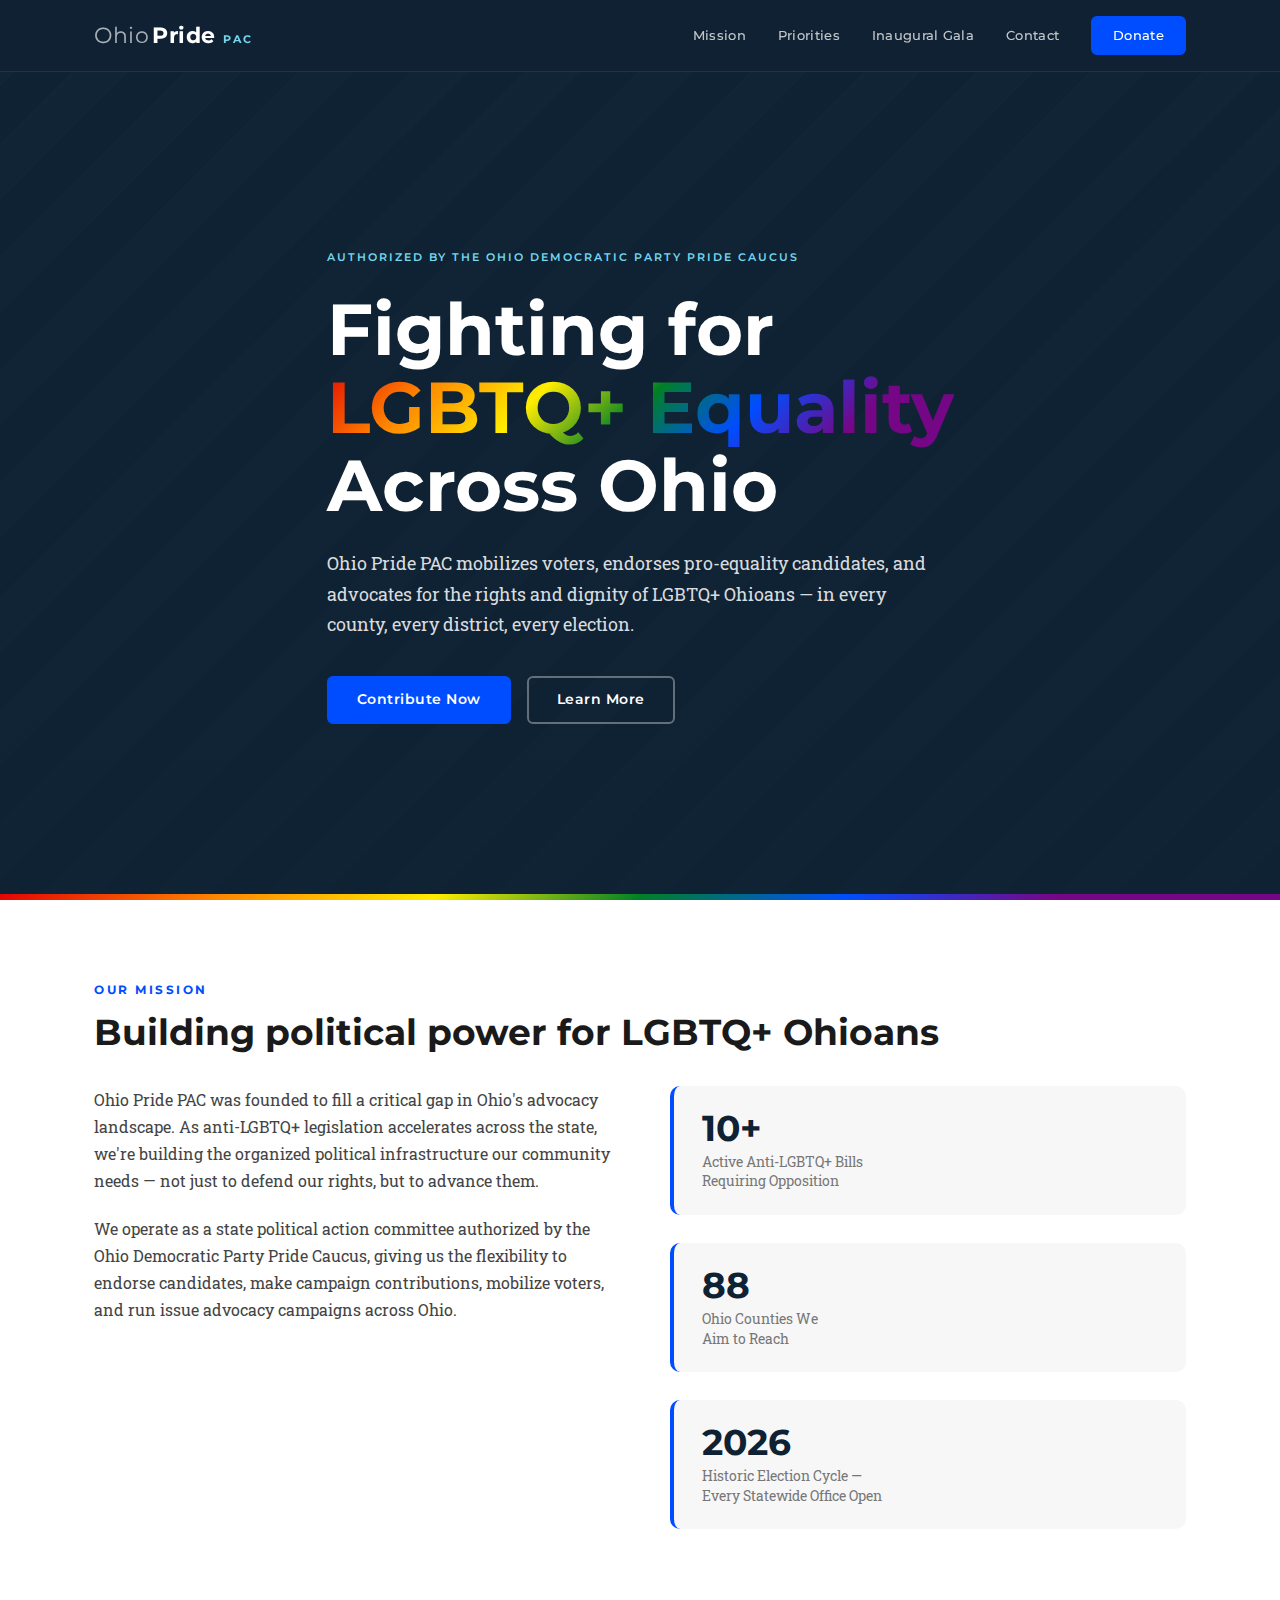
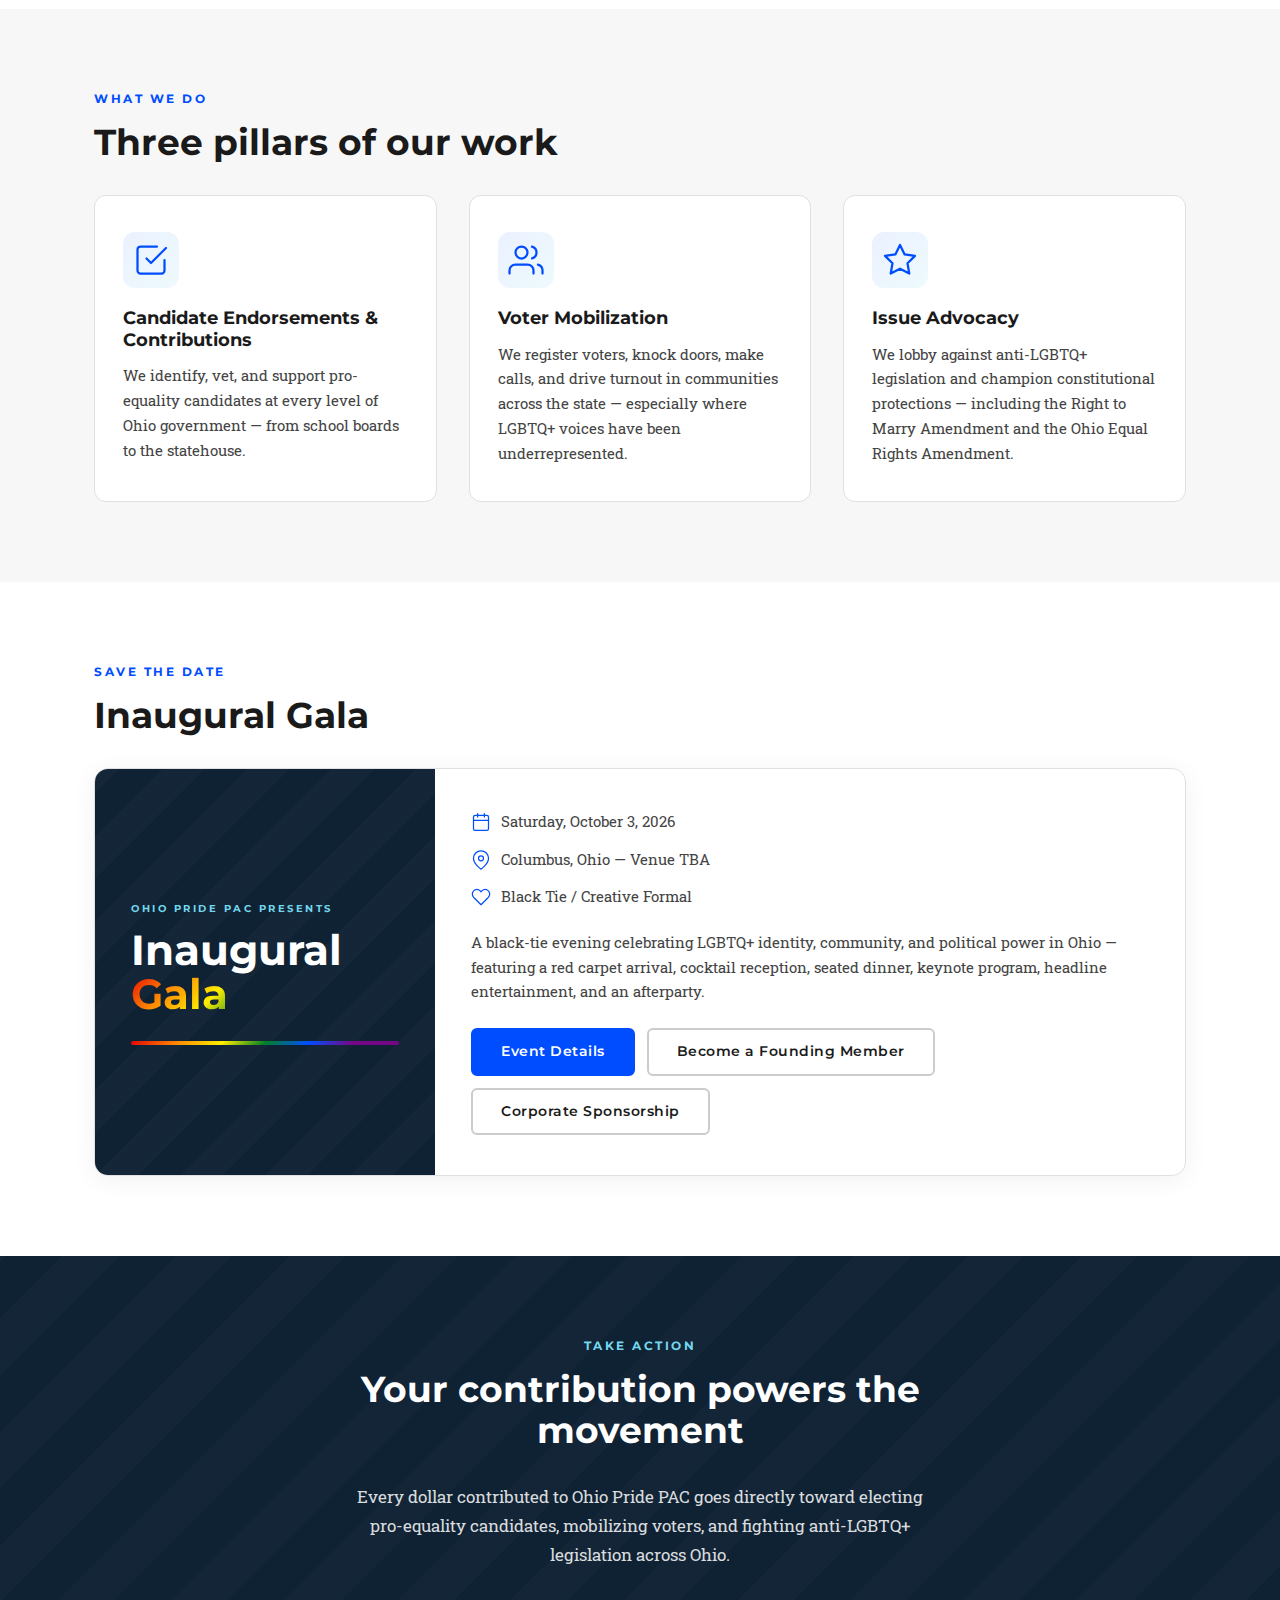
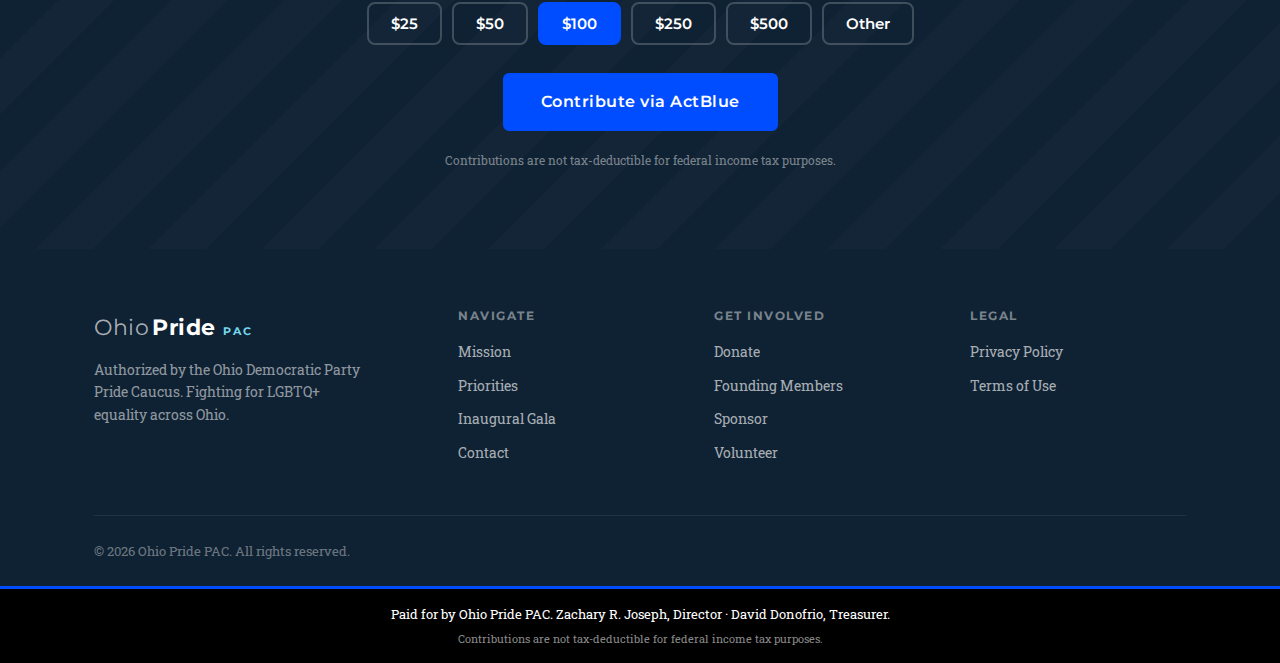
<file: index.html>
<!DOCTYPE html>
<html lang="en">
<head>
  <meta charset="UTF-8">
  <meta name="viewport" content="width=device-width, initial-scale=1.0">
  <title>Ohio Pride PAC — Fighting for LGBTQ+ Equality Across Ohio</title>
  <meta name="description" content="Ohio Pride PAC is authorized by the Ohio Democratic Party Pride Caucus. We mobilize voters, endorse pro-equality candidates, and advocate for LGBTQ+ rights across Ohio.">
  <meta property="og:title" content="Ohio Pride PAC — Fighting for LGBTQ+ Equality Across Ohio">
  <meta property="og:description" content="Authorized by the Ohio Democratic Party Pride Caucus. Dedicated to LGBTQ+ advocacy, voter mobilization, and electing pro-equality candidates across Ohio.">
  <meta property="og:type" content="website">
  <meta property="og:url" content="https://ohiopridepac.com">
  <link rel="preconnect" href="https://fonts.googleapis.com">
  <link rel="preconnect" href="https://fonts.gstatic.com" crossorigin>
  <link href="https://fonts.googleapis.com/css2?family=Montserrat:wght@400;600;700&family=Roboto+Slab:wght@400;500&display=swap" rel="stylesheet">
  <link rel="stylesheet" href="/css/style.css">
</head>
<body>

  <!-- Navigation -->
  <nav class="nav" id="nav">
    <div class="nav-inner">
      <a href="/" class="nav-logo">
        <span class="logo-ohio">Ohio</span><span class="logo-pride">Pride</span> <span class="logo-pac">PAC</span>
      </a>
      <button class="nav-toggle" id="navToggle" aria-label="Toggle navigation" aria-expanded="false">
        <span></span><span></span><span></span>
      </button>
      <div class="nav-links" id="navLinks">
        <a href="#mission">Mission</a>
        <a href="#priorities">Priorities</a>
        <a href="#gala">Inaugural Gala</a>
        <a href="/contact.html">Contact</a>
        <a href="#donate" class="btn btn-nav">Donate</a>
      </div>
    </div>
  </nav>

  <!-- Hero -->
  <header class="hero">
    <div class="hero-bg"></div>
    <div class="hero-content">
      <div class="hero-badge">Authorized by the Ohio Democratic Party Pride Caucus</div>
      <h1 class="hero-title">
        Fighting for<br>
        <span class="hero-gradient">LGBTQ+ Equality</span><br>
        Across Ohio
      </h1>
      <p class="hero-sub">
        Ohio Pride PAC mobilizes voters, endorses pro-equality candidates, and advocates for the rights and dignity of LGBTQ+ Ohioans — in every county, every district, every election.
      </p>
      <div class="hero-actions">
        <a href="#donate" class="btn btn-primary">Contribute Now</a>
        <a href="#mission" class="btn btn-outline">Learn More</a>
      </div>
    </div>
    <div class="hero-stripe"></div>
  </header>

  <!-- Mission -->
  <section class="section section-mission" id="mission">
    <div class="container">
      <div class="section-label">Our Mission</div>
      <h2 class="section-title">Building political power for LGBTQ+ Ohioans</h2>
      <div class="mission-grid">
        <div class="mission-text">
          <p>
            Ohio Pride PAC was founded to fill a critical gap in Ohio's advocacy landscape. As anti-LGBTQ+ legislation accelerates across the state, we're building the organized political infrastructure our community needs — not just to defend our rights, but to advance them.
          </p>
          <p>
            We operate as a state political action committee authorized by the Ohio Democratic Party Pride Caucus, giving us the flexibility to endorse candidates, make campaign contributions, mobilize voters, and run issue advocacy campaigns across Ohio.
          </p>
        </div>
        <div class="mission-stats">
          <div class="stat">
            <div class="stat-number">10+</div>
            <div class="stat-label">Active Anti-LGBTQ+ Bills<br>Requiring Opposition</div>
          </div>
          <div class="stat">
            <div class="stat-number">88</div>
            <div class="stat-label">Ohio Counties We<br>Aim to Reach</div>
          </div>
          <div class="stat">
            <div class="stat-number">2026</div>
            <div class="stat-label">Historic Election Cycle —<br>Every Statewide Office Open</div>
          </div>
        </div>
      </div>
    </div>
  </section>

  <!-- Priorities -->
  <section class="section section-priorities" id="priorities">
    <div class="container">
      <div class="section-label">What We Do</div>
      <h2 class="section-title">Three pillars of our work</h2>
      <div class="pillars">
        <div class="pillar">
          <div class="pillar-icon">
            <svg width="36" height="36" viewBox="0 0 24 24" fill="none" stroke="currentColor" stroke-width="1.5" stroke-linecap="round" stroke-linejoin="round">
              <path d="M9 11l3 3L22 4"/><path d="M21 12v7a2 2 0 0 1-2 2H5a2 2 0 0 1-2-2V5a2 2 0 0 1 2-2h11"/>
            </svg>
          </div>
          <h3>Candidate Endorsements &amp; Contributions</h3>
          <p>We identify, vet, and support pro-equality candidates at every level of Ohio government — from school boards to the statehouse.</p>
        </div>
        <div class="pillar">
          <div class="pillar-icon">
            <svg width="36" height="36" viewBox="0 0 24 24" fill="none" stroke="currentColor" stroke-width="1.5" stroke-linecap="round" stroke-linejoin="round">
              <path d="M17 21v-2a4 4 0 0 0-4-4H5a4 4 0 0 0-4 4v2"/><circle cx="9" cy="7" r="4"/><path d="M23 21v-2a4 4 0 0 0-3-3.87"/><path d="M16 3.13a4 4 0 0 1 0 7.75"/>
            </svg>
          </div>
          <h3>Voter Mobilization</h3>
          <p>We register voters, knock doors, make calls, and drive turnout in communities across the state — especially where LGBTQ+ voices have been underrepresented.</p>
        </div>
        <div class="pillar">
          <div class="pillar-icon">
            <svg width="36" height="36" viewBox="0 0 24 24" fill="none" stroke="currentColor" stroke-width="1.5" stroke-linecap="round" stroke-linejoin="round">
              <polygon points="12 2 15.09 8.26 22 9.27 17 14.14 18.18 21.02 12 17.77 5.82 21.02 7 14.14 2 9.27 8.91 8.26 12 2"/>
            </svg>
          </div>
          <h3>Issue Advocacy</h3>
          <p>We lobby against anti-LGBTQ+ legislation and champion constitutional protections — including the Right to Marry Amendment and the Ohio Equal Rights Amendment.</p>
        </div>
      </div>
    </div>
  </section>

  <!-- Inaugural Gala -->
  <section class="section section-gala" id="gala">
    <div class="container">
      <div class="section-label">Save the Date</div>
      <h2 class="section-title">Inaugural Gala</h2>
      <div class="gala-event-card">
        <div class="gala-event-card-visual">
          <div class="gala-card-label">Ohio Pride PAC Presents</div>
          <div class="gala-card-title">Inaugural</div>
          <div class="gala-card-subtitle">Gala</div>
          <div class="gala-card-rainbow"></div>
        </div>
        <div class="gala-event-card-info">
          <div class="gala-event-meta">
            <div class="gala-meta-item">
              <svg width="20" height="20" viewBox="0 0 24 24" fill="none" stroke="currentColor" stroke-width="1.5" stroke-linecap="round" stroke-linejoin="round"><rect x="3" y="4" width="18" height="18" rx="2" ry="2"/><line x1="16" y1="2" x2="16" y2="6"/><line x1="8" y1="2" x2="8" y2="6"/><line x1="3" y1="10" x2="21" y2="10"/></svg>
              <span>Saturday, October 3, 2026</span>
            </div>
            <div class="gala-meta-item">
              <svg width="20" height="20" viewBox="0 0 24 24" fill="none" stroke="currentColor" stroke-width="1.5" stroke-linecap="round" stroke-linejoin="round"><path d="M21 10c0 7-9 13-9 13s-9-6-9-13a9 9 0 0 1 18 0z"/><circle cx="12" cy="10" r="3"/></svg>
              <span>Columbus, Ohio — Venue TBA</span>
            </div>
            <div class="gala-meta-item">
              <svg width="20" height="20" viewBox="0 0 24 24" fill="none" stroke="currentColor" stroke-width="1.5" stroke-linecap="round" stroke-linejoin="round"><path d="M20.84 4.61a5.5 5.5 0 0 0-7.78 0L12 5.67l-1.06-1.06a5.5 5.5 0 0 0-7.78 7.78l1.06 1.06L12 21.23l7.78-7.78 1.06-1.06a5.5 5.5 0 0 0 0-7.78z"/></svg>
              <span>Black Tie / Creative Formal</span>
            </div>
          </div>
          <p class="gala-event-desc">
            A black-tie evening celebrating LGBTQ+ identity, community, and political power in Ohio — featuring a red carpet arrival, cocktail reception, seated dinner, keynote program, headline entertainment, and an afterparty.
          </p>
          <div class="gala-event-actions">
            <a href="/gala.html" class="btn btn-primary">Event Details</a>
            <a href="/founding-members.html" class="btn btn-outline">Become a Founding Member</a>
            <a href="/sponsorship.html" class="btn btn-outline">Corporate Sponsorship</a>
          </div>
        </div>
      </div>
    </div>
  </section>

  <!-- Donate -->
  <section class="section section-donate" id="donate">
    <div class="container">
      <div class="donate-inner">
        <div class="section-label section-label-light">Take Action</div>
        <h2 class="section-title section-title-light">Your contribution powers the movement</h2>
        <p class="donate-text">
          Every dollar contributed to Ohio Pride PAC goes directly toward electing pro-equality candidates, mobilizing voters, and fighting anti-LGBTQ+ legislation across Ohio.
        </p>
        <div class="donate-amounts">
          <button class="donate-amount" data-amount="25">$25</button>
          <button class="donate-amount" data-amount="50">$50</button>
          <button class="donate-amount active" data-amount="100">$100</button>
          <button class="donate-amount" data-amount="250">$250</button>
          <button class="donate-amount" data-amount="500">$500</button>
          <button class="donate-amount" data-amount="other">Other</button>
        </div>
        <a href="#" class="btn btn-primary btn-large" id="actblueBtn">Contribute via ActBlue</a>
        <p class="donate-disclaimer">
          Contributions are not tax-deductible for federal income tax purposes.
        </p>
      </div>
    </div>
  </section>

  <!-- Footer -->
  <footer class="footer">
    <div class="container">
      <div class="footer-grid">
        <div class="footer-brand">
          <a href="/" class="nav-logo footer-logo">
            <span class="logo-ohio">Ohio</span><span class="logo-pride">Pride</span> <span class="logo-pac">PAC</span>
          </a>
          <p class="footer-tagline">Authorized by the Ohio Democratic Party Pride Caucus. Fighting for LGBTQ+ equality across Ohio.</p>
        </div>
        <div class="footer-links">
          <h4>Navigate</h4>
          <a href="#mission">Mission</a>
          <a href="#priorities">Priorities</a>
          <a href="/gala.html">Inaugural Gala</a>
          <a href="/contact.html">Contact</a>
        </div>
        <div class="footer-links">
          <h4>Get Involved</h4>
          <a href="#donate">Donate</a>
          <a href="/founding-members.html">Founding Members</a>
          <a href="/sponsorship.html">Sponsor</a>
          <a href="/contact.html">Volunteer</a>
        </div>
        <div class="footer-links">
          <h4>Legal</h4>
          <a href="#">Privacy Policy</a>
          <a href="#">Terms of Use</a>
        </div>
      </div>
      <div class="footer-bottom">
        <p>&copy; 2026 Ohio Pride PAC. All rights reserved.</p>
      </div>
    </div>
  </footer>

  <!-- Compliance Footer (Required — FEC Disclaimer) -->
  <div class="compliance-footer">
    <div class="container">
      <p>Paid for by Ohio Pride PAC. Zachary R. Joseph, Director &middot; David Donofrio, Treasurer.</p>
      <p class="irs-line">Contributions are not tax-deductible for federal income tax purposes.</p>
    </div>
  </div>

  <script src="/js/main.js"></script>
</body>
</html>
</file>
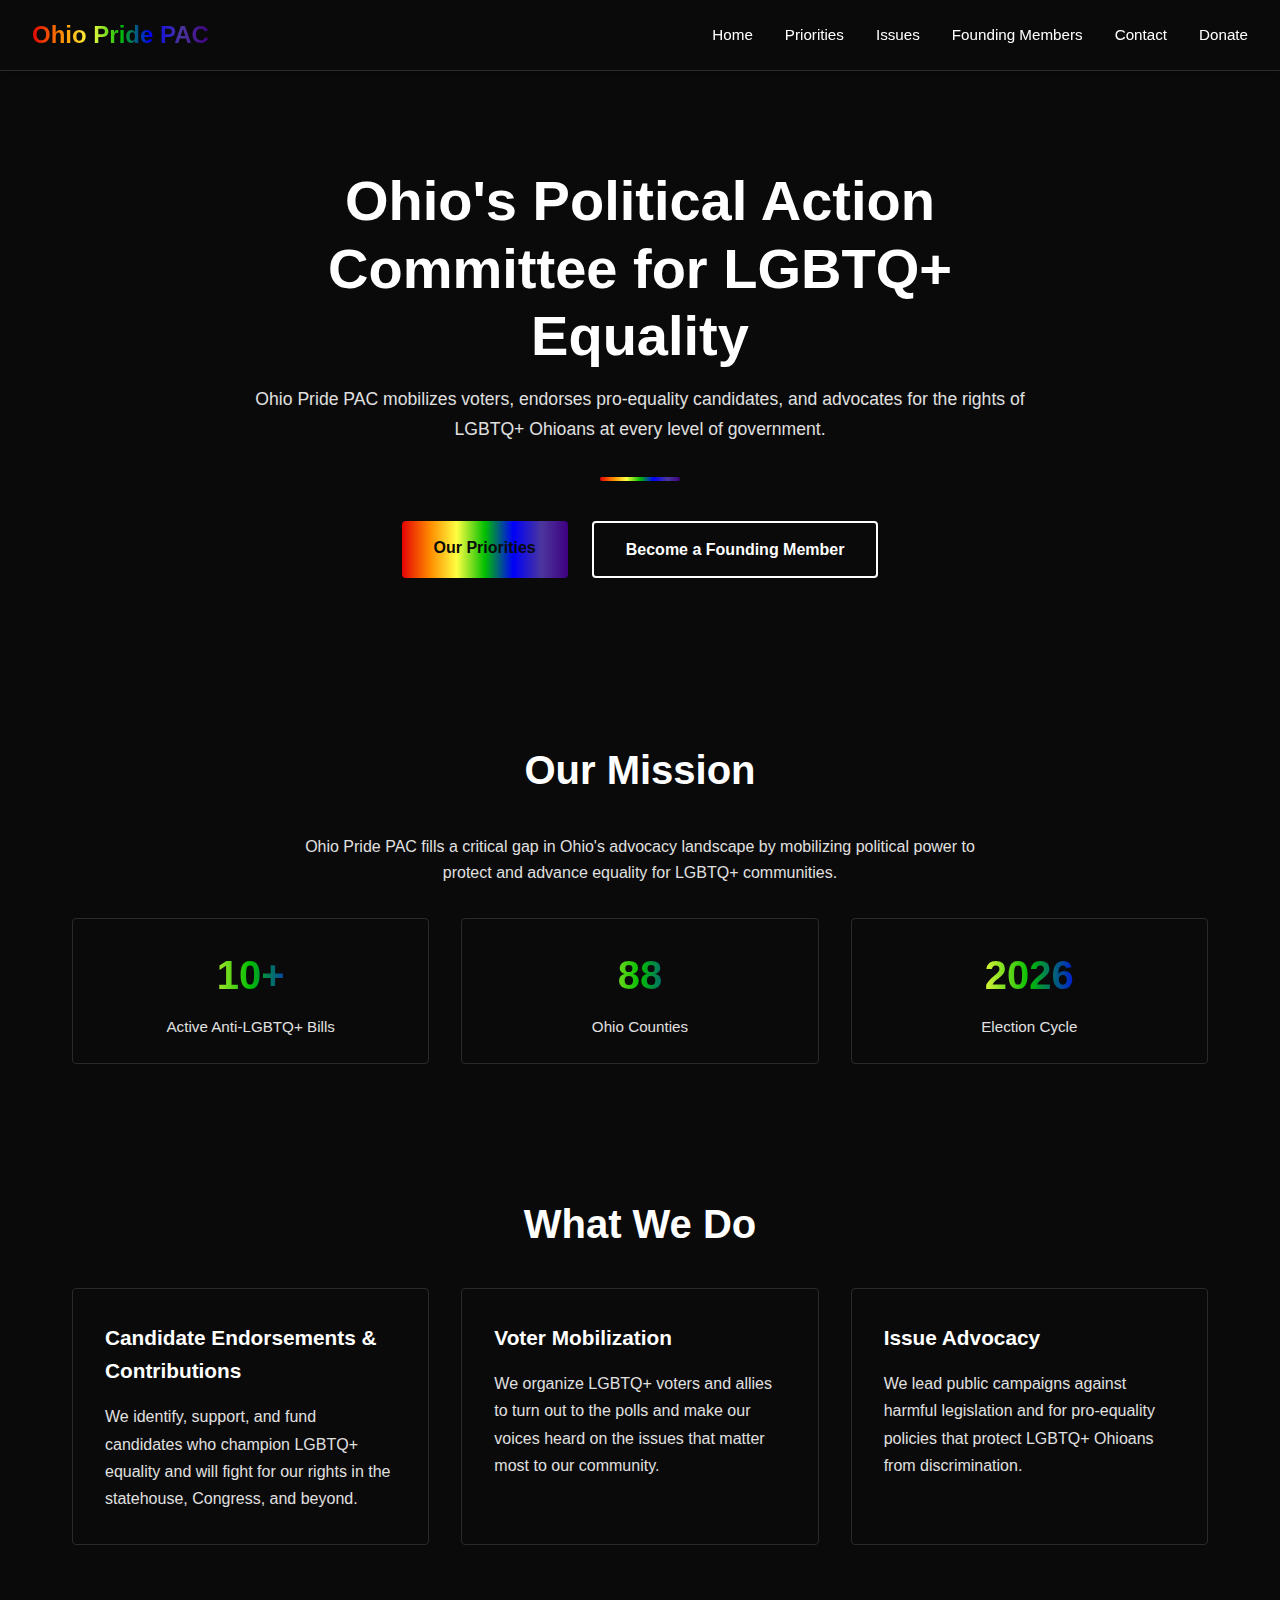
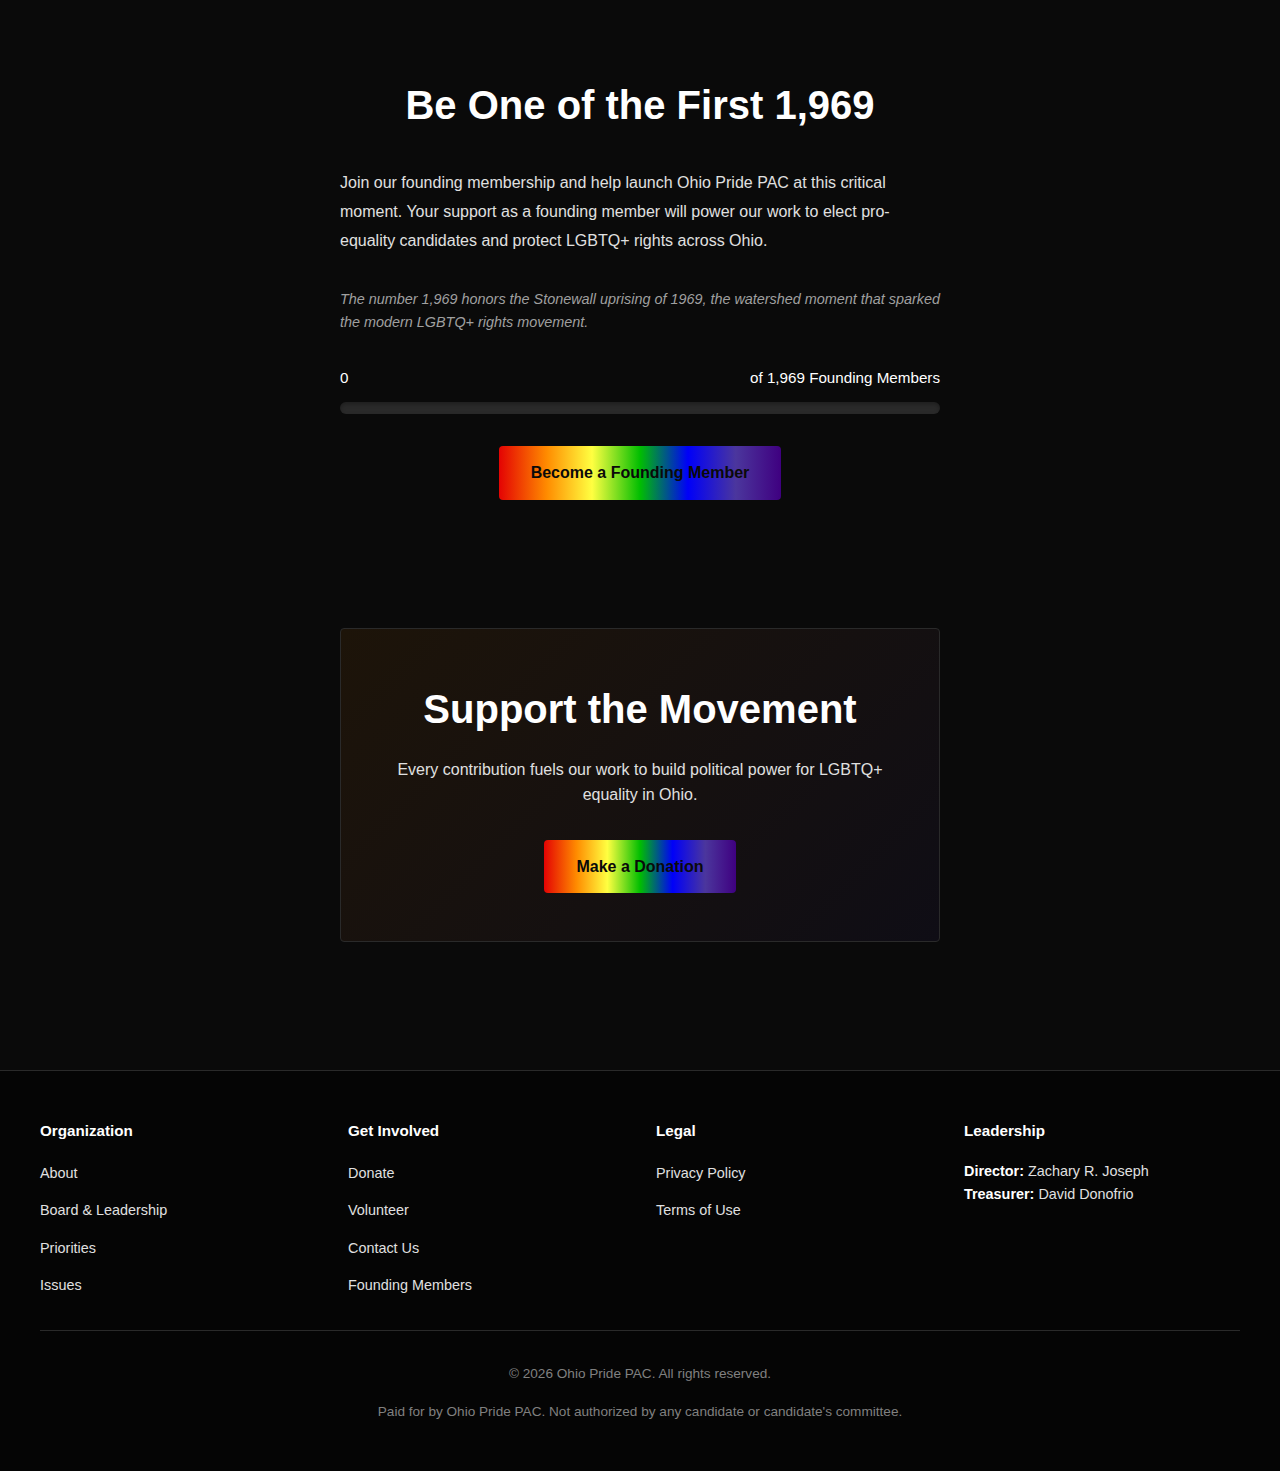
<file: OhioPride-Refocused/index.html>
<!DOCTYPE html>
<html lang="en">
<head>
    <meta charset="UTF-8">
    <meta name="viewport" content="width=device-width, initial-scale=1.0">
    <title>Ohio Pride PAC | Political Action Committee for LGBTQ+ Equality</title>
    <style>
        * {
            margin: 0;
            padding: 0;
            box-sizing: border-box;
        }

        :root {
            --dark-bg: #0a0a0a;
            --text-white: #ffffff;
            --text-gray: #e0e0e0;
            --border-gray: #2a2a2a;
            --rainbow: linear-gradient(90deg, #e40303 0%, #ff8c00 17%, #ffff41 33%, #01be01 50%, #0000f9 67%, #4b369d 84%, #3f0080 100%);
            --shadow-sm: 0 2px 8px rgba(0, 0, 0, 0.3);
            --shadow-md: 0 4px 16px rgba(0, 0, 0, 0.4);
            --transition: all 0.3s ease;
        }

        html {
            scroll-behavior: smooth;
        }

        body {
            font-family: Inter, -apple-system, BlinkMacSystemFont, 'Segoe UI', Roboto, Oxygen, Ubuntu, Cantarell, sans-serif;
            background-color: var(--dark-bg);
            color: var(--text-white);
            line-height: 1.6;
        }

        /* Navigation */
        nav {
            position: sticky;
            top: 0;
            z-index: 1000;
            background-color: var(--dark-bg);
            border-bottom: 1px solid var(--border-gray);
            padding: 1rem 2rem;
            display: flex;
            justify-content: space-between;
            align-items: center;
            box-shadow: var(--shadow-sm);
        }

        .nav-logo {
            font-size: 1.5rem;
            font-weight: 700;
            background: var(--rainbow);
            -webkit-background-clip: text;
            -webkit-text-fill-color: transparent;
            background-clip: text;
        }

        .nav-links {
            display: flex;
            gap: 2rem;
            list-style: none;
        }

        .nav-links a {
            color: var(--text-white);
            text-decoration: none;
            font-size: 0.95rem;
            transition: var(--transition);
            position: relative;
        }

        .nav-links a::after {
            content: '';
            position: absolute;
            bottom: -4px;
            left: 0;
            width: 0;
            height: 2px;
            background: var(--rainbow);
            transition: var(--transition);
        }

        .nav-links a:hover::after {
            width: 100%;
        }

        .menu-toggle {
            display: none;
            background: none;
            border: none;
            color: var(--text-white);
            font-size: 1.5rem;
            cursor: pointer;
        }

        /* Mobile menu */
        @media (max-width: 768px) {
            .nav-links {
                display: none;
                position: absolute;
                top: 100%;
                left: 0;
                right: 0;
                flex-direction: column;
                background-color: var(--dark-bg);
                border-bottom: 1px solid var(--border-gray);
                padding: 1rem 2rem;
                gap: 1rem;
            }

            .nav-links.active {
                display: flex;
            }

            .menu-toggle {
                display: block;
            }

            nav {
                padding: 1rem;
            }

            .nav-logo {
                font-size: 1.25rem;
            }
        }

        /* Hero Section */
        .hero {
            padding: 6rem 2rem;
            text-align: center;
            max-width: 900px;
            margin: 0 auto;
        }

        .hero h1 {
            font-size: clamp(2rem, 5vw, 3.5rem);
            line-height: 1.2;
            margin-bottom: 1rem;
            font-weight: 700;
        }

        .hero-subtitle {
            font-size: 1.1rem;
            color: var(--text-gray);
            margin-bottom: 2rem;
            line-height: 1.7;
        }

        .hero-divider {
            width: 80px;
            height: 4px;
            background: var(--rainbow);
            margin: 2rem auto;
            border-radius: 2px;
        }

        .hero-buttons {
            display: flex;
            gap: 1.5rem;
            flex-wrap: wrap;
            justify-content: center;
            margin-top: 2.5rem;
        }

        /* Buttons */
        .btn {
            padding: 0.875rem 2rem;
            border-radius: 4px;
            text-decoration: none;
            font-weight: 600;
            font-size: 1rem;
            transition: var(--transition);
            border: none;
            cursor: pointer;
            display: inline-block;
        }

        .btn-primary {
            background: var(--rainbow);
            color: var(--dark-bg);
        }

        .btn-primary:hover {
            transform: translateY(-2px);
            box-shadow: var(--shadow-md);
        }

        .btn-secondary {
            background: transparent;
            color: var(--text-white);
            border: 2px solid var(--text-white);
        }

        .btn-secondary:hover {
            border-color: #ff8c00;
            color: #ff8c00;
            transform: translateY(-2px);
        }

        /* Section Styling */
        section {
            padding: 4rem 2rem;
            max-width: 1200px;
            margin: 0 auto;
        }

        section h2 {
            font-size: clamp(2rem, 4vw, 2.5rem);
            margin-bottom: 2rem;
            text-align: center;
        }

        /* Mission Section */
        .mission-content {
            display: grid;
            grid-template-columns: repeat(auto-fit, minmax(200px, 1fr));
            gap: 2rem;
            margin-top: 2rem;
        }

        .stat {
            text-align: center;
            padding: 1.5rem;
            border: 1px solid var(--border-gray);
            border-radius: 4px;
            transition: var(--transition);
        }

        .stat:hover {
            border-color: #ff8c00;
            background-color: rgba(255, 140, 0, 0.05);
        }

        .stat-number {
            font-size: 2.5rem;
            font-weight: 700;
            background: var(--rainbow);
            -webkit-background-clip: text;
            -webkit-text-fill-color: transparent;
            background-clip: text;
        }

        .stat-label {
            font-size: 0.95rem;
            color: var(--text-gray);
            margin-top: 0.5rem;
        }

        /* What We Do Cards */
        .cards-grid {
            display: grid;
            grid-template-columns: repeat(auto-fit, minmax(280px, 1fr));
            gap: 2rem;
            margin-top: 2rem;
        }

        .card {
            border: 1px solid var(--border-gray);
            border-radius: 4px;
            padding: 2rem;
            transition: var(--transition);
            position: relative;
            overflow: hidden;
        }

        .card::before {
            content: '';
            position: absolute;
            top: 0;
            left: 0;
            right: 0;
            height: 3px;
            background: var(--rainbow);
            transform: scaleX(0);
            transition: var(--transition);
            transform-origin: left;
        }

        .card:hover::before {
            transform: scaleX(1);
        }

        .card:hover {
            border-color: #ff8c00;
            background-color: rgba(255, 140, 0, 0.03);
            transform: translateY(-4px);
        }

        .card h3 {
            font-size: 1.3rem;
            margin-bottom: 1rem;
            color: var(--text-white);
        }

        .card p {
            color: var(--text-gray);
            line-height: 1.7;
        }

        /* Founding Members Section */
        .founding-content {
            max-width: 600px;
            margin: 0 auto;
        }

        .founding-description {
            color: var(--text-gray);
            margin-bottom: 2rem;
            line-height: 1.8;
        }

        .stonewall-reference {
            font-size: 0.9rem;
            color: #a0a0a0;
            margin-bottom: 2rem;
            font-style: italic;
        }

        .progress-container {
            margin: 2rem 0;
        }

        .progress-label {
            display: flex;
            justify-content: space-between;
            margin-bottom: 0.75rem;
            font-size: 0.95rem;
        }

        .progress-bar {
            width: 100%;
            height: 12px;
            background-color: var(--border-gray);
            border-radius: 6px;
            overflow: hidden;
            box-shadow: inset 0 2px 4px rgba(0, 0, 0, 0.3);
        }

        .progress-fill {
            height: 100%;
            background: var(--rainbow);
            border-radius: 6px;
            transition: var(--transition);
        }

        .founding-cta {
            text-align: center;
            margin-top: 2rem;
        }

        /* Donate Section */
        .donate-section {
            background: linear-gradient(135deg, rgba(255, 140, 0, 0.08) 0%, rgba(76, 54, 157, 0.08) 100%);
            border: 1px solid var(--border-gray);
            border-radius: 4px;
            padding: 3rem 2rem;
            text-align: center;
            max-width: 600px;
            margin: 0 auto;
        }

        .donate-section h2 {
            margin-bottom: 1rem;
        }

        .donate-description {
            color: var(--text-gray);
            margin-bottom: 2rem;
        }

        /* Footer */
        footer {
            background-color: #050505;
            border-top: 1px solid var(--border-gray);
            padding: 3rem 2rem;
            margin-top: 4rem;
        }

        .footer-content {
            max-width: 1200px;
            margin: 0 auto;
            display: grid;
            grid-template-columns: repeat(auto-fit, minmax(250px, 1fr));
            gap: 2rem;
        }

        .footer-section h4 {
            margin-bottom: 1rem;
            font-size: 0.95rem;
        }

        .footer-links {
            list-style: none;
            display: flex;
            flex-direction: column;
            gap: 0.75rem;
        }

        .footer-links a {
            color: var(--text-gray);
            text-decoration: none;
            font-size: 0.9rem;
            transition: var(--transition);
        }

        .footer-links a:hover {
            color: #ff8c00;
        }

        .footer-directors {
            font-size: 0.9rem;
            color: var(--text-gray);
        }

        .footer-directors strong {
            color: var(--text-white);
        }

        .footer-disclaimer {
            grid-column: 1 / -1;
            border-top: 1px solid var(--border-gray);
            padding-top: 2rem;
            font-size: 0.85rem;
            color: #808080;
            text-align: center;
        }

        .footer-copyright {
            margin-bottom: 1rem;
        }

        /* Responsive */
        @media (max-width: 768px) {
            section {
                padding: 3rem 1.5rem;
            }

            .hero {
                padding: 4rem 1.5rem;
            }

            .hero-buttons {
                flex-direction: column;
                align-items: center;
            }

            .btn {
                width: 100%;
                text-align: center;
            }

            .cards-grid,
            .mission-content {
                grid-template-columns: 1fr;
            }

            .footer-content {
                grid-template-columns: 1fr;
            }

            .footer-disclaimer {
                grid-column: 1;
            }
        }
    </style>
</head>
<body>
    <!-- Navigation -->
    <nav>
        <div class="nav-logo">Ohio Pride PAC</div>
        <button class="menu-toggle" id="menuToggle">☰</button>
        <ul class="nav-links" id="navLinks">
            <li><a href="/">Home</a></li>
            <li><a href="/priorities">Priorities</a></li>
            <li><a href="/issues">Issues</a></li>
            <li><a href="/founding-members">Founding Members</a></li>
            <li><a href="/contact">Contact</a></li>
            <li><a href="/donate">Donate</a></li>
        </ul>
    </nav>

    <!-- Hero Section -->
    <section class="hero">
        <h1>Ohio's Political Action Committee for LGBTQ+ Equality</h1>
        <p class="hero-subtitle">
            Ohio Pride PAC mobilizes voters, endorses pro-equality candidates, and advocates for the rights of LGBTQ+ Ohioans at every level of government.
        </p>
        <div class="hero-divider"></div>
        <div class="hero-buttons">
            <a href="/priorities" class="btn btn-primary">Our Priorities</a>
            <a href="/donate/founding-member" class="btn btn-secondary">Become a Founding Member</a>
        </div>
    </section>

    <!-- Mission Section -->
    <section>
        <h2>Our Mission</h2>
        <p style="text-align: center; color: var(--text-gray); max-width: 700px; margin: 0 auto 2rem;">
            Ohio Pride PAC fills a critical gap in Ohio's advocacy landscape by mobilizing political power to protect and advance equality for LGBTQ+ communities.
        </p>
        <div class="mission-content">
            <div class="stat">
                <div class="stat-number">10+</div>
                <div class="stat-label">Active Anti-LGBTQ+ Bills</div>
            </div>
            <div class="stat">
                <div class="stat-number">88</div>
                <div class="stat-label">Ohio Counties</div>
            </div>
            <div class="stat">
                <div class="stat-number">2026</div>
                <div class="stat-label">Election Cycle</div>
            </div>
        </div>
    </section>

    <!-- What We Do Section -->
    <section>
        <h2>What We Do</h2>
        <div class="cards-grid">
            <div class="card">
                <h3>Candidate Endorsements & Contributions</h3>
                <p>We identify, support, and fund candidates who champion LGBTQ+ equality and will fight for our rights in the statehouse, Congress, and beyond.</p>
            </div>
            <div class="card">
                <h3>Voter Mobilization</h3>
                <p>We organize LGBTQ+ voters and allies to turn out to the polls and make our voices heard on the issues that matter most to our community.</p>
            </div>
            <div class="card">
                <h3>Issue Advocacy</h3>
                <p>We lead public campaigns against harmful legislation and for pro-equality policies that protect LGBTQ+ Ohioans from discrimination.</p>
            </div>
        </div>
    </section>

    <!-- Founding Members Section -->
    <section>
        <h2>Be One of the First 1,969</h2>
        <div class="founding-content">
            <p class="founding-description">
                Join our founding membership and help launch Ohio Pride PAC at this critical moment. Your support as a founding member will power our work to elect pro-equality candidates and protect LGBTQ+ rights across Ohio.
            </p>
            <p class="stonewall-reference">
                The number 1,969 honors the Stonewall uprising of 1969, the watershed moment that sparked the modern LGBTQ+ rights movement.
            </p>

            <div class="progress-container">
                <div class="progress-label">
                    <span id="memberCount">0</span> of 1,969 Founding Members
                </div>
                <div class="progress-bar">
                    <div class="progress-fill" id="progressFill" style="width: 0%;"></div>
                </div>
            </div>

            <div class="founding-cta">
                <a href="/donate/founding-member" class="btn btn-primary">Become a Founding Member</a>
            </div>
        </div>
    </section>

    <!-- Donate Section -->
    <section>
        <div class="donate-section">
            <h2>Support the Movement</h2>
            <p class="donate-description">
                Every contribution fuels our work to build political power for LGBTQ+ equality in Ohio.
            </p>
            <a href="/donate" class="btn btn-primary">Make a Donation</a>
        </div>
    </section>

    <!-- Footer -->
    <footer>
        <div class="footer-content">
            <div class="footer-section">
                <h4>Organization</h4>
                <ul class="footer-links">
                    <li><a href="/about">About</a></li>
                    <li><a href="/board">Board & Leadership</a></li>
                    <li><a href="/priorities">Priorities</a></li>
                    <li><a href="/issues">Issues</a></li>
                </ul>
            </div>
            <div class="footer-section">
                <h4>Get Involved</h4>
                <ul class="footer-links">
                    <li><a href="/donate">Donate</a></li>
                    <li><a href="/volunteer">Volunteer</a></li>
                    <li><a href="/contact">Contact Us</a></li>
                    <li><a href="/founding-members">Founding Members</a></li>
                </ul>
            </div>
            <div class="footer-section">
                <h4>Legal</h4>
                <ul class="footer-links">
                    <li><a href="/privacy">Privacy Policy</a></li>
                    <li><a href="/terms">Terms of Use</a></li>
                </ul>
            </div>
            <div class="footer-section">
                <h4>Leadership</h4>
                <div class="footer-directors">
                    <strong>Director:</strong> Zachary R. Joseph<br>
                    <strong>Treasurer:</strong> David Donofrio
                </div>
            </div>

            <div class="footer-disclaimer">
                <div class="footer-copyright">&copy; 2026 Ohio Pride PAC. All rights reserved.</div>
                <div>Paid for by Ohio Pride PAC. Not authorized by any candidate or candidate's committee.</div>
            </div>
        </div>
    </footer>

    <script>
        // Mobile menu toggle
        const menuToggle = document.getElementById('menuToggle');
        const navLinks = document.getElementById('navLinks');

        menuToggle.addEventListener('click', () => {
            navLinks.classList.toggle('active');
        });

        // Close menu when a link is clicked
        document.querySelectorAll('.nav-links a').forEach(link => {
            link.addEventListener('click', () => {
                navLinks.classList.remove('active');
            });
        });

        // Founding member progress bar
        const FOUNDING_MEMBER_COUNT = 0;
        const FOUNDING_MEMBER_GOAL = 1969;

        const memberCountEl = document.getElementById('memberCount');
        const progressFillEl = document.getElementById('progressFill');

        memberCountEl.textContent = FOUNDING_MEMBER_COUNT;
        const progressPercentage = (FOUNDING_MEMBER_COUNT / FOUNDING_MEMBER_GOAL) * 100;
        progressFillEl.style.width = progressPercentage + '%';
    </script>
</body>
</html>
</file>
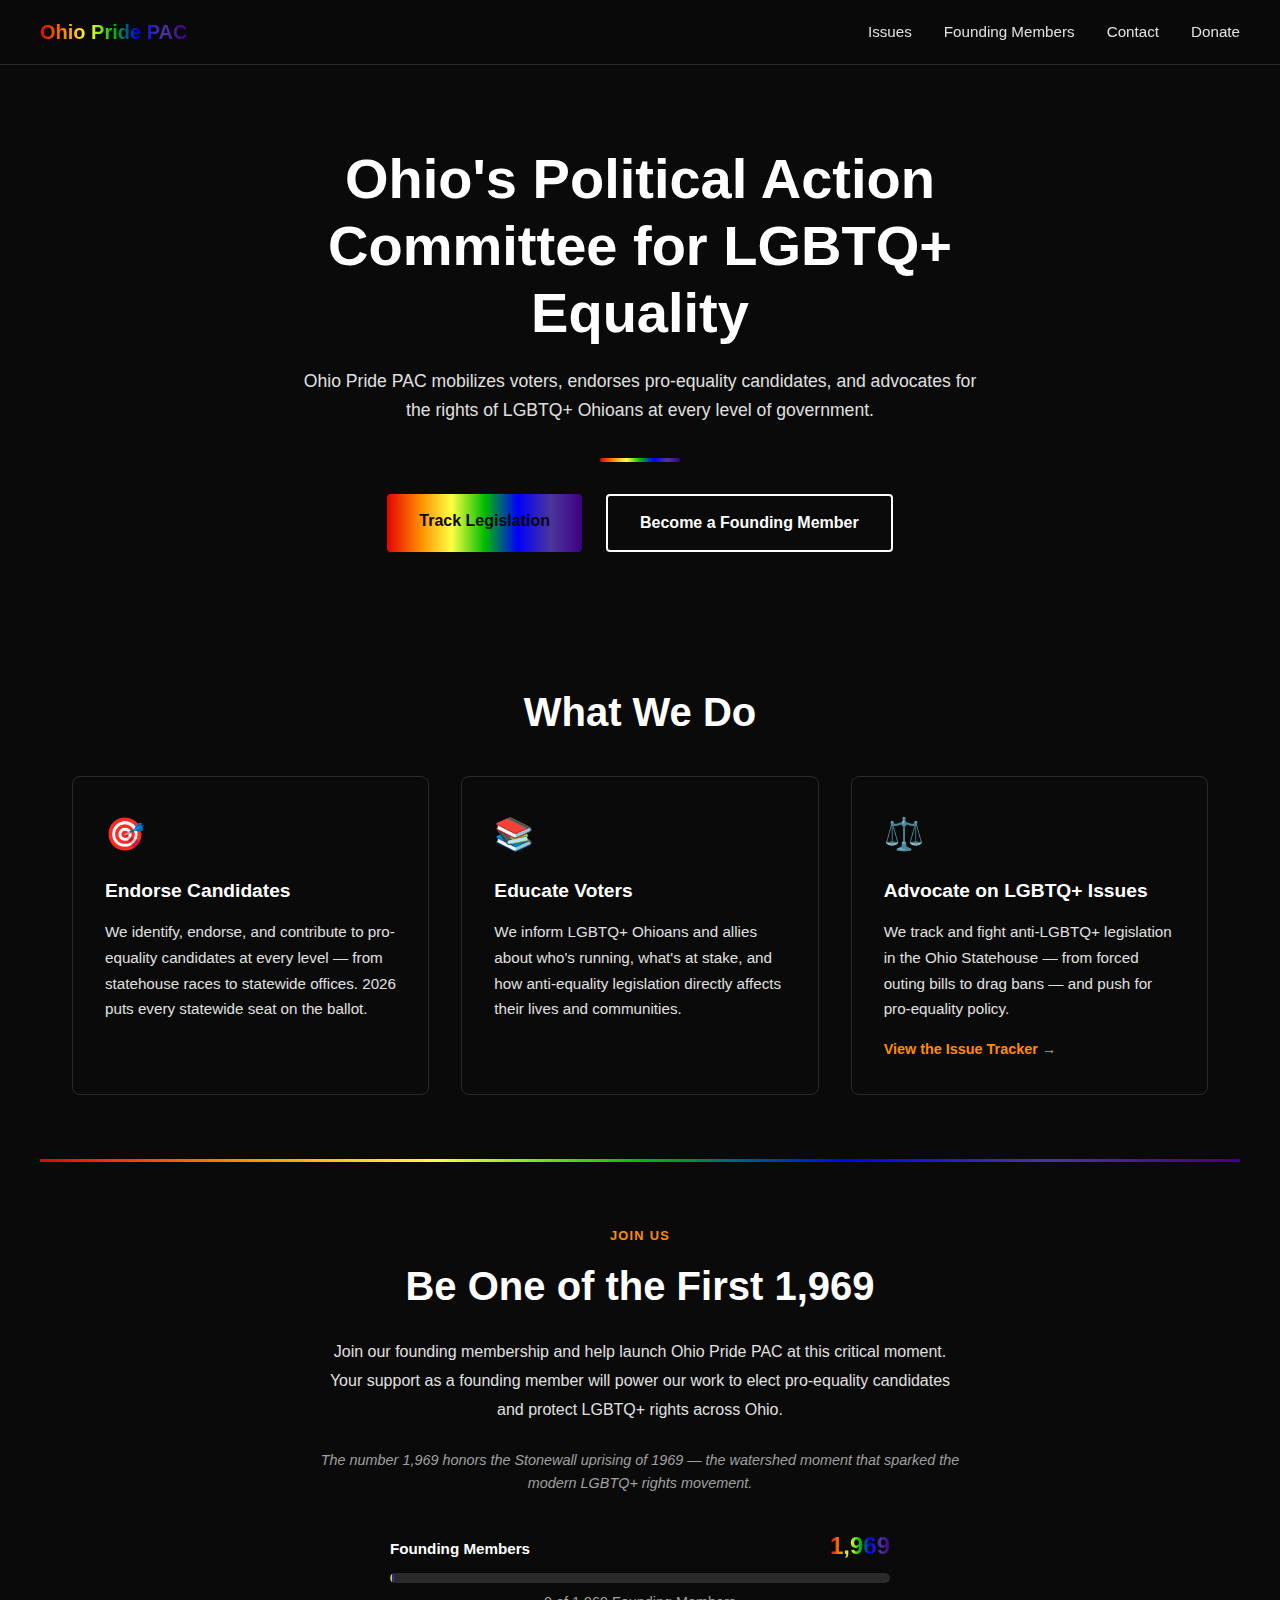
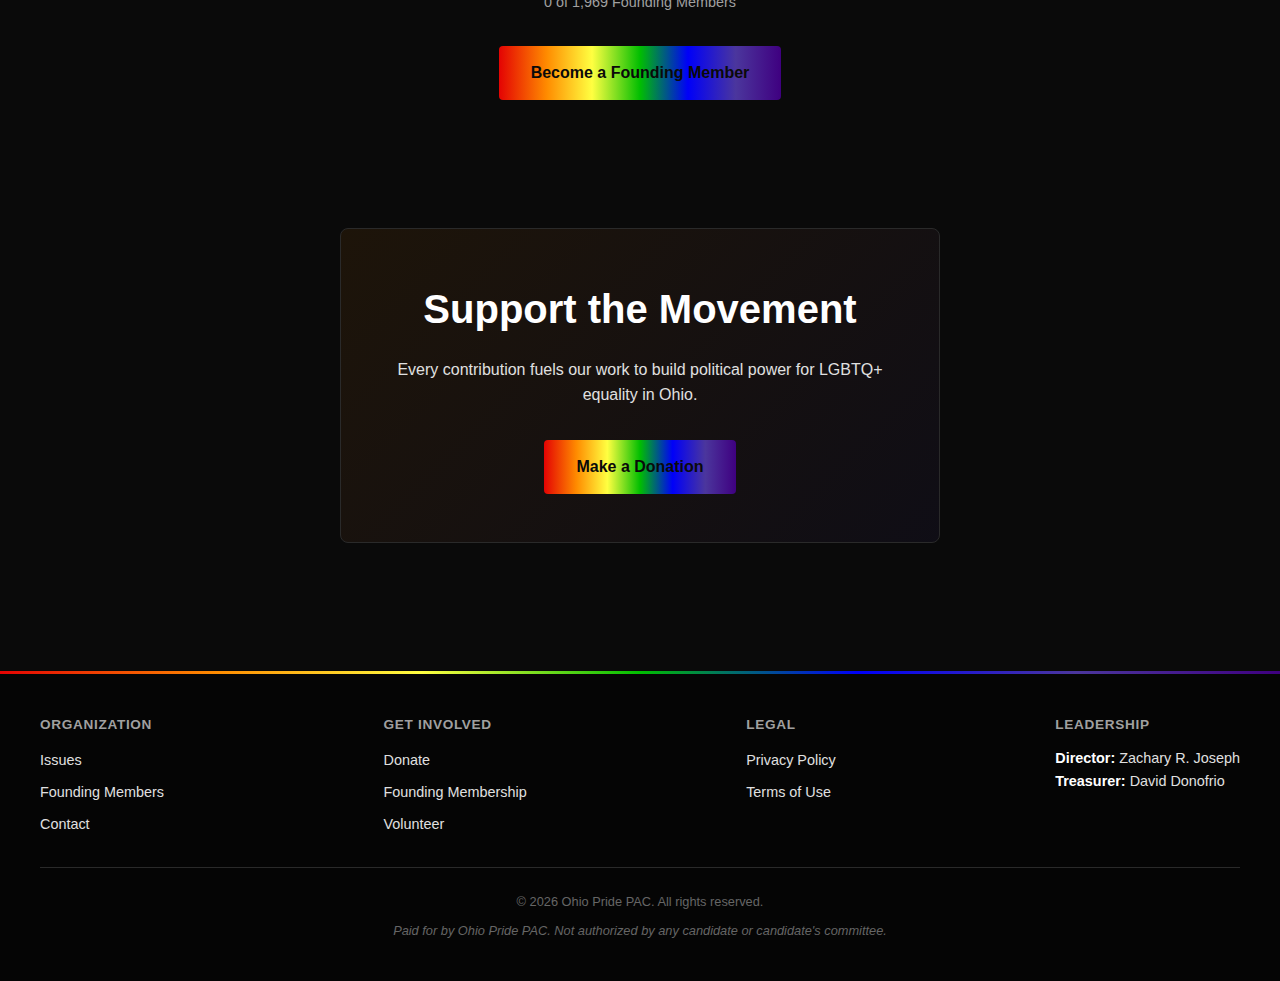
<file: Update/index.html>
<!DOCTYPE html>
<html lang="en">
<head>
    <meta charset="UTF-8">
    <meta name="viewport" content="width=device-width, initial-scale=1.0">
    <title>Ohio Pride PAC | Political Action Committee for LGBTQ+ Equality</title>
    <style>
        * { margin: 0; padding: 0; box-sizing: border-box; }
        :root {
            --dark-bg: #0a0a0a;
            --text-white: #ffffff;
            --text-gray: #e0e0e0;
            --text-dim: #a0a0a0;
            --border-gray: #2a2a2a;
            --rainbow: linear-gradient(90deg, #e40303 0%, #ff8c00 17%, #ffff41 33%, #01be01 50%, #0000f9 67%, #4b369d 84%, #3f0080 100%);
            --shadow-sm: 0 2px 8px rgba(0,0,0,0.3);
            --shadow-md: 0 4px 16px rgba(0,0,0,0.4);
            --transition: all 0.3s ease;
        }
        html { scroll-behavior: smooth; }
        body { font-family: Inter, -apple-system, BlinkMacSystemFont, 'Segoe UI', Roboto, sans-serif; background-color: var(--dark-bg); color: var(--text-white); line-height: 1.6; }
        a { color: inherit; text-decoration: none; }

        /* Navigation */
        nav { position: sticky; top: 0; z-index: 1000; background: rgba(10,10,10,0.95); backdrop-filter: blur(12px); border-bottom: 1px solid var(--border-gray); padding: 0 2rem; }
        .nav-inner { max-width: 1200px; margin: 0 auto; display: flex; justify-content: space-between; align-items: center; height: 64px; }
        .nav-logo { font-size: 1.25rem; font-weight: 700; background: var(--rainbow); -webkit-background-clip: text; -webkit-text-fill-color: transparent; background-clip: text; }
        .nav-links { display: flex; gap: 2rem; list-style: none; }
        .nav-links a { color: var(--text-gray); font-size: 0.95rem; transition: var(--transition); }
        .nav-links a:hover { color: var(--text-white); }
        .menu-toggle { display: none; background: none; border: none; color: var(--text-white); font-size: 1.5rem; cursor: pointer; }
        @media (max-width: 768px) {
            .nav-links { display: none; position: absolute; top: 64px; left: 0; right: 0; flex-direction: column; background: var(--dark-bg); border-bottom: 1px solid var(--border-gray); padding: 1rem 2rem; gap: 1rem; }
            .nav-links.active { display: flex; }
            .menu-toggle { display: block; }
        }

        /* Hero */
        .hero { padding: 5rem 2rem 4rem; text-align: center; max-width: 900px; margin: 0 auto; }
        .hero h1 { font-size: clamp(2rem, 5vw, 3.5rem); line-height: 1.2; margin-bottom: 1.25rem; font-weight: 700; }
        .hero-subtitle { font-size: 1.1rem; color: var(--text-gray); margin-bottom: 2rem; line-height: 1.7; max-width: 680px; margin-left: auto; margin-right: auto; }
        .hero-divider { width: 80px; height: 4px; background: var(--rainbow); margin: 2rem auto; border-radius: 2px; }
        .hero-buttons { display: flex; gap: 1.5rem; flex-wrap: wrap; justify-content: center; margin-top: 2rem; }

        /* Buttons */
        .btn { padding: 0.875rem 2rem; border-radius: 4px; font-weight: 600; font-size: 1rem; transition: var(--transition); border: none; cursor: pointer; display: inline-block; text-align: center; }
        .btn-primary { background: var(--rainbow); color: var(--dark-bg); }
        .btn-primary:hover { transform: translateY(-2px); box-shadow: var(--shadow-md); }
        .btn-secondary { background: transparent; color: var(--text-white); border: 2px solid var(--text-white); }
        .btn-secondary:hover { border-color: #ff8c00; color: #ff8c00; transform: translateY(-2px); }

        /* Sections */
        section { padding: 4rem 2rem; max-width: 1200px; margin: 0 auto; }
        section h2 { font-size: clamp(1.75rem, 4vw, 2.5rem); margin-bottom: 1.5rem; text-align: center; }

        /* What We Do */
        .cards-grid { display: grid; grid-template-columns: repeat(3, 1fr); gap: 2rem; margin-top: 2rem; }
        .card { border: 1px solid var(--border-gray); border-radius: 8px; padding: 2rem; transition: var(--transition); position: relative; overflow: hidden; }
        .card::before { content: ''; position: absolute; top: 0; left: 0; right: 0; height: 3px; background: var(--rainbow); transform: scaleX(0); transition: var(--transition); transform-origin: left; }
        .card:hover::before { transform: scaleX(1); }
        .card:hover { border-color: #ff8c00; background-color: rgba(255,140,0,0.03); transform: translateY(-4px); }
        .card-icon { font-size: 2rem; margin-bottom: 1rem; }
        .card h3 { font-size: 1.2rem; margin-bottom: 0.75rem; }
        .card p { color: var(--text-gray); line-height: 1.7; font-size: 0.95rem; }
        .card-link { display: inline-block; margin-top: 1rem; color: #ff8c00; font-size: 0.9rem; font-weight: 600; }
        @media (max-width: 900px) { .cards-grid { grid-template-columns: 1fr; } }

        /* Founding Members */
        .founding-section { border-top: 3px solid; border-image: var(--rainbow) 1; padding-top: 4rem; }
        .founding-inner { max-width: 640px; margin: 0 auto; text-align: center; }
        .founding-inner .section-label { font-size: 0.8rem; text-transform: uppercase; letter-spacing: 0.1em; color: #ff8c00; font-weight: 700; margin-bottom: 0.5rem; }
        .founding-inner h2 { text-align: center; margin-bottom: 1.25rem; }
        .founding-desc { color: var(--text-gray); line-height: 1.8; margin-bottom: 1.5rem; font-size: 1rem; text-align: center; }
        .stonewall-ref { font-size: 0.9rem; color: var(--text-dim); font-style: italic; margin-bottom: 2rem; text-align: center; line-height: 1.6; }

        /* Progress bar */
        .progress-container { margin: 2rem auto; max-width: 500px; }
        .progress-header { display: flex; justify-content: space-between; align-items: baseline; margin-bottom: 0.5rem; }
        .progress-header .label { font-weight: 600; font-size: 0.95rem; }
        .progress-header .goal { font-size: 1.5rem; font-weight: 800; background: var(--rainbow); -webkit-background-clip: text; -webkit-text-fill-color: transparent; background-clip: text; }
        .progress-bar { width: 100%; height: 10px; background: var(--border-gray); border-radius: 5px; overflow: hidden; }
        .progress-fill { height: 100%; background: var(--rainbow); border-radius: 5px; transition: width 1s ease; min-width: 4px; }
        .progress-count { text-align: center; margin-top: 0.5rem; font-size: 0.9rem; color: var(--text-dim); }
        .founding-cta { text-align: center; margin-top: 2rem; }

        /* Donate */
        .donate-section { background: linear-gradient(135deg, rgba(255,140,0,0.08) 0%, rgba(76,54,157,0.08) 100%); border: 1px solid var(--border-gray); border-radius: 8px; padding: 3rem 2rem; text-align: center; max-width: 600px; margin: 0 auto; }
        .donate-section h2 { margin-bottom: 1rem; }
        .donate-description { color: var(--text-gray); margin-bottom: 2rem; }

        /* Footer */
        footer { background: #050505; border-top: 3px solid; border-image: var(--rainbow) 1; padding: 2.5rem 2rem; margin-top: 4rem; }
        .footer-inner { max-width: 1200px; margin: 0 auto; display: flex; justify-content: space-between; flex-wrap: wrap; gap: 2rem; }
        .footer-col h4 { font-size: 0.85rem; text-transform: uppercase; letter-spacing: 0.05em; color: var(--text-dim); margin-bottom: 0.75rem; }
        .footer-col ul { list-style: none; }
        .footer-col li { margin-bottom: 0.4rem; }
        .footer-col a { color: var(--text-gray); font-size: 0.9rem; transition: color 0.2s; }
        .footer-col a:hover { color: #ff8c00; }
        .footer-col .directors { color: var(--text-gray); font-size: 0.9rem; line-height: 1.6; }
        .footer-col .directors strong { color: var(--text-white); }
        .footer-bottom { max-width: 1200px; margin: 1.5rem auto 0; padding-top: 1.5rem; border-top: 1px solid var(--border-gray); text-align: center; font-size: 0.8rem; color: #666; }
        .footer-bottom .disclaimer { font-style: italic; margin-top: 0.5rem; }
        @media (max-width: 768px) {
            .footer-inner { flex-direction: column; gap: 1.5rem; }
            .hero { padding: 3.5rem 1.5rem 3rem; }
            .hero-buttons { flex-direction: column; align-items: center; }
            .btn { width: 100%; max-width: 320px; }
            section { padding: 3rem 1.5rem; }
        }
    </style>
</head>
<body>
    <nav>
        <div class="nav-inner">
            <a href="/" class="nav-logo">Ohio Pride PAC</a>
            <button class="menu-toggle" id="menuToggle">&#9776;</button>
            <ul class="nav-links" id="navLinks">
                <li><a href="/issues">Issues</a></li>
                <li><a href="/founding-members">Founding Members</a></li>
                <li><a href="/contact">Contact</a></li>
                <li><a href="/donate">Donate</a></li>
            </ul>
        </div>
    </nav>

    <section class="hero">
        <h1>Ohio's Political Action Committee for LGBTQ+ Equality</h1>
        <p class="hero-subtitle">Ohio Pride PAC mobilizes voters, endorses pro-equality candidates, and advocates for the rights of LGBTQ+ Ohioans at every level of government.</p>
        <div class="hero-divider"></div>
        <div class="hero-buttons">
            <a href="/issues" class="btn btn-primary">Track Legislation</a>
            <a href="/donate/founding-member" class="btn btn-secondary">Become a Founding Member</a>
        </div>
    </section>

    <section>
        <h2>What We Do</h2>
        <div class="cards-grid">
            <div class="card">
                <div class="card-icon">&#127919;</div>
                <h3>Endorse Candidates</h3>
                <p>We identify, endorse, and contribute to pro-equality candidates at every level — from statehouse races to statewide offices. 2026 puts every statewide seat on the ballot.</p>
            </div>
            <div class="card">
                <div class="card-icon">&#128218;</div>
                <h3>Educate Voters</h3>
                <p>We inform LGBTQ+ Ohioans and allies about who's running, what's at stake, and how anti-equality legislation directly affects their lives and communities.</p>
            </div>
            <div class="card">
                <div class="card-icon">&#9878;&#65039;</div>
                <h3>Advocate on LGBTQ+ Issues</h3>
                <p>We track and fight anti-LGBTQ+ legislation in the Ohio Statehouse — from forced outing bills to drag bans — and push for pro-equality policy.</p>
                <a href="/issues" class="card-link">View the Issue Tracker →</a>
            </div>
        </div>
    </section>

    <section class="founding-section">
        <div class="founding-inner">
            <div class="section-label">Join Us</div>
            <h2>Be One of the First 1,969</h2>
            <p class="founding-desc">Join our founding membership and help launch Ohio Pride PAC at this critical moment. Your support as a founding member will power our work to elect pro-equality candidates and protect LGBTQ+ rights across Ohio.</p>
            <p class="stonewall-ref">The number 1,969 honors the Stonewall uprising of 1969 — the watershed moment that sparked the modern LGBTQ+ rights movement.</p>

            <div class="progress-container">
                <div class="progress-header">
                    <span class="label">Founding Members</span>
                    <span class="goal">1,969</span>
                </div>
                <div class="progress-bar">
                    <div class="progress-fill" id="progressFill" style="width: 0%;"></div>
                </div>
                <div class="progress-count"><span id="memberCount">0</span> of 1,969 Founding Members</div>
            </div>

            <div class="founding-cta">
                <a href="/donate/founding-member" class="btn btn-primary">Become a Founding Member</a>
            </div>
        </div>
    </section>

    <section>
        <div class="donate-section">
            <h2>Support the Movement</h2>
            <p class="donate-description">Every contribution fuels our work to build political power for LGBTQ+ equality in Ohio.</p>
            <a href="/donate" class="btn btn-primary">Make a Donation</a>
        </div>
    </section>

    <footer>
        <div class="footer-inner">
            <div class="footer-col">
                <h4>Organization</h4>
                <ul>
                    <li><a href="/issues">Issues</a></li>
                    <li><a href="/founding-members">Founding Members</a></li>
                    <li><a href="/contact">Contact</a></li>
                </ul>
            </div>
            <div class="footer-col">
                <h4>Get Involved</h4>
                <ul>
                    <li><a href="/donate">Donate</a></li>
                    <li><a href="/donate/founding-member">Founding Membership</a></li>
                    <li><a href="/contact">Volunteer</a></li>
                </ul>
            </div>
            <div class="footer-col">
                <h4>Legal</h4>
                <ul>
                    <li><a href="#">Privacy Policy</a></li>
                    <li><a href="#">Terms of Use</a></li>
                </ul>
            </div>
            <div class="footer-col">
                <h4>Leadership</h4>
                <div class="directors">
                    <strong>Director:</strong> Zachary R. Joseph<br>
                    <strong>Treasurer:</strong> David Donofrio
                </div>
            </div>
        </div>
        <div class="footer-bottom">
            <div>&copy; 2026 Ohio Pride PAC. All rights reserved.</div>
            <div class="disclaimer">Paid for by Ohio Pride PAC. Not authorized by any candidate or candidate's committee.</div>
        </div>
    </footer>

    <script>
        document.getElementById('menuToggle').addEventListener('click', () => {
            document.getElementById('navLinks').classList.toggle('active');
        });
        document.querySelectorAll('.nav-links a').forEach(link => {
            link.addEventListener('click', () => document.getElementById('navLinks').classList.remove('active'));
        });

        const FOUNDING_MEMBER_COUNT = 0;
        document.getElementById('memberCount').textContent = FOUNDING_MEMBER_COUNT;
        document.getElementById('progressFill').style.width = (FOUNDING_MEMBER_COUNT / 1969 * 100) + '%';
    </script>
</body>
</html>
</file>
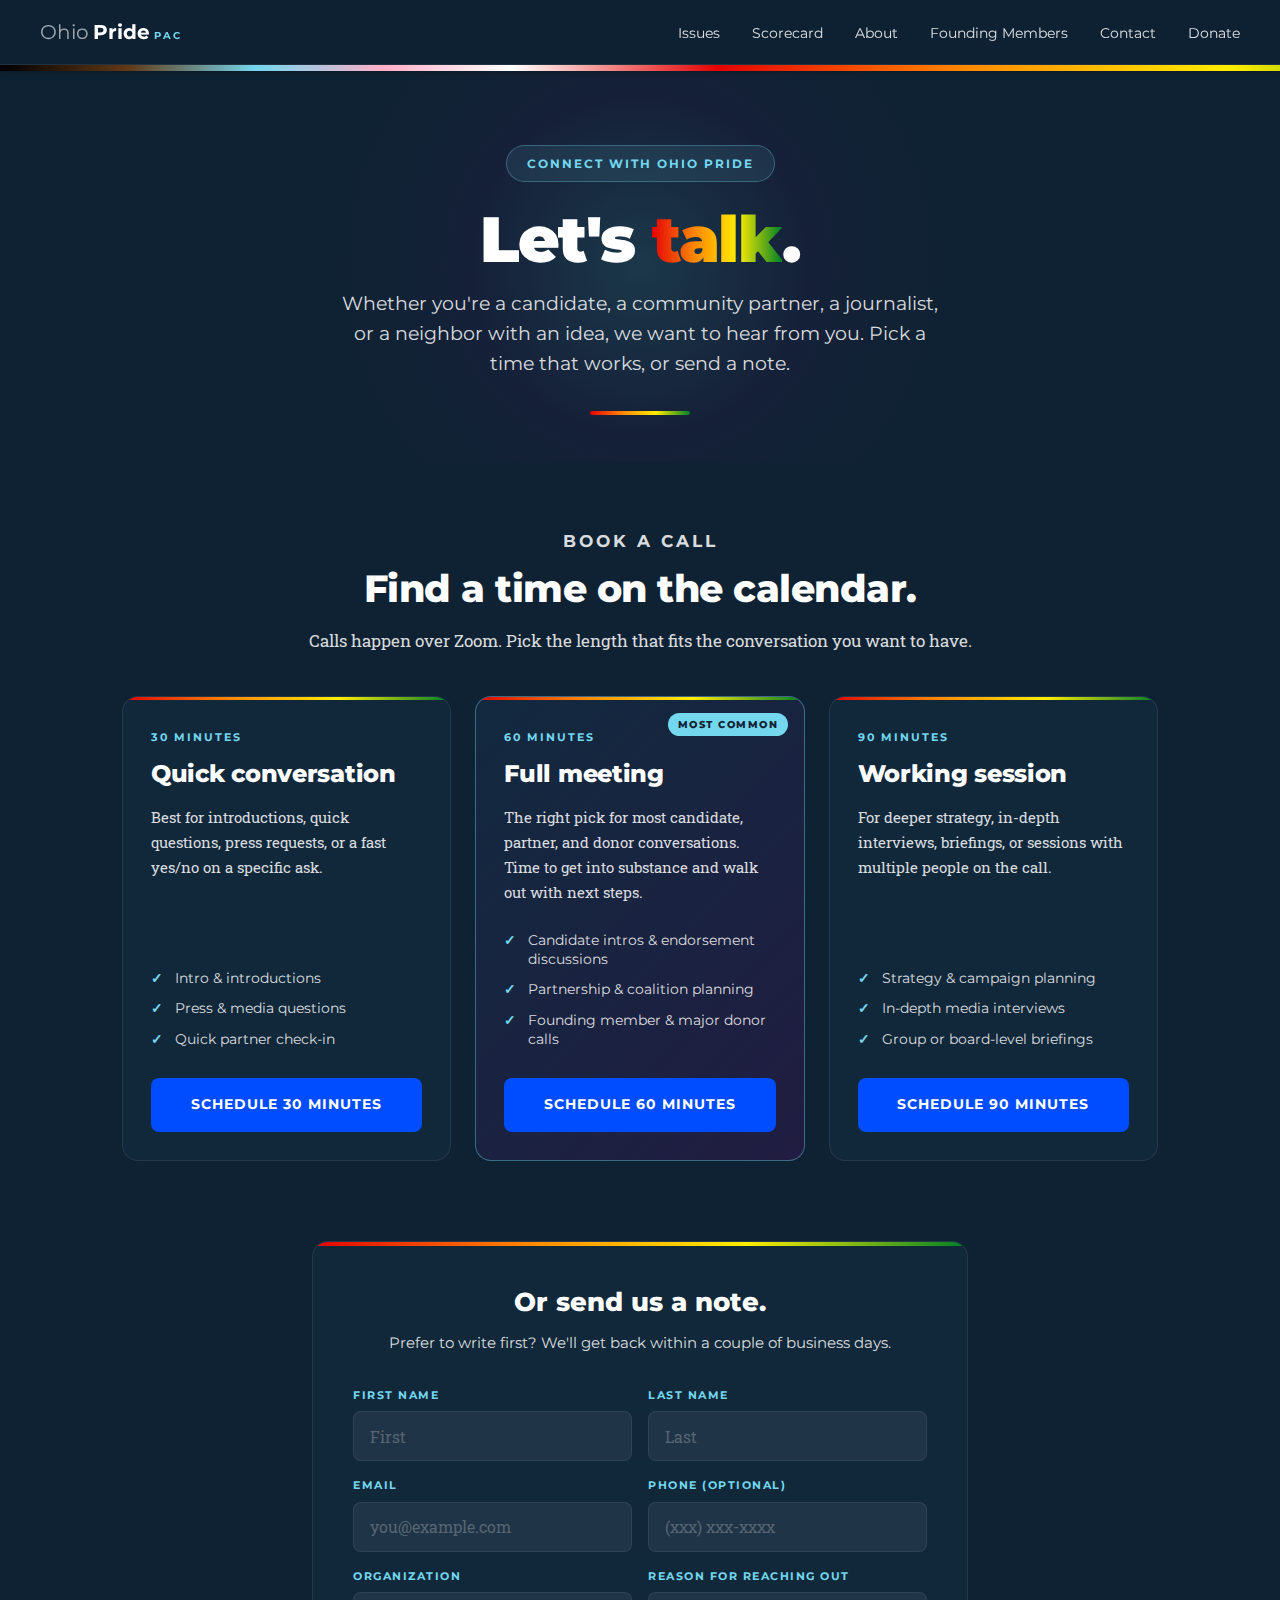
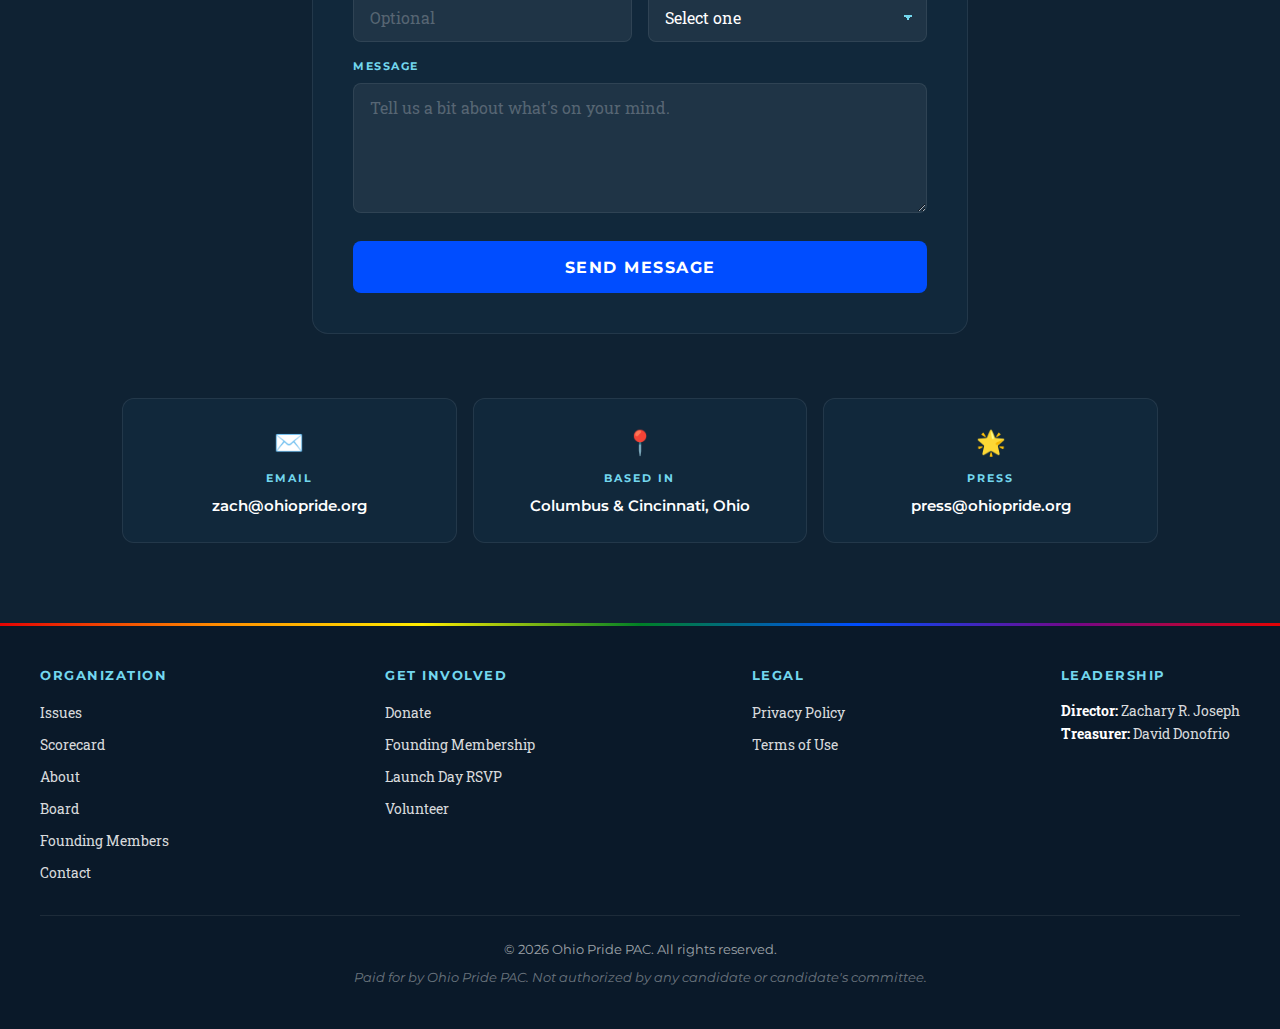
<file: connect.html>
<!DOCTYPE html>
<html lang="en">
<head>
    <meta charset="UTF-8">
    <meta name="viewport" content="width=device-width, initial-scale=1.0">
    <title>Connect | Ohio Pride</title>
    <meta name="description" content="Schedule a 30, 60, or 90 minute conversation with Ohio Pride, or send us a note. Whether you want to endorse, partner, volunteer, or learn more, we want to hear from you.">
    <link rel="canonical" href="https://www.ohiopride.org/connect">
    <link href="https://fonts.googleapis.com/css2?family=Montserrat:wght@400;600;700;800;900&family=Roboto+Slab:wght@400;700&display=swap" rel="stylesheet">
    <style>
        * { margin: 0; padding: 0; box-sizing: border-box; }
        :root {
            --navy: #0f2233;
            --navy-deep: #0a1929;
            --navy-light: #132d44;
            --navy-card: rgba(19,45,68,0.5);
            --text-white: #ffffff;
            --text-soft: rgba(255,255,255,0.85);
            --text-dim: rgba(255,255,255,0.6);
            --accent: #73d7ee;
            --action-blue: #004dff;
            --border: rgba(255,255,255,0.08);
            --rainbow: linear-gradient(90deg, #e40303 0%, #ff8c00 17%, #ffed00 33%, #008026 50%, #004dff 67%, #750787 84%, #e40303 100%);
            --transition: all 0.3s ease;
        }

    @keyframes prideShimmer {
        0%   { background-position: 0% 50%; }
        100% { background-position: 200% 50%; }
    }
    @keyframes fadeInUp {
        from { opacity: 0; transform: translateY(20px); }
        to { opacity: 1; transform: translateY(0); }
    }

    html { scroll-behavior: smooth; }
    body { font-family: 'Roboto Slab', Georgia, serif; background-color: var(--navy); color: var(--text-white); line-height: 1.6; overflow-x: hidden; }
    a { color: inherit; text-decoration: none; }

    /* Hero */
    .hero {
        position: relative;
        padding: 5rem 2rem 3rem;
        text-align: center;
        max-width: 900px;
        margin: 0 auto;
        overflow: hidden;
    }
    .hero::before {
        content: '';
        position: absolute;
        top: -100px;
        left: 50%;
        transform: translateX(-50%);
        width: 600px;
        height: 600px;
        background: radial-gradient(circle, rgba(115,215,238,0.12) 0%, rgba(117,7,135,0.06) 40%, transparent 70%);
        border-radius: 50%;
        pointer-events: none;
        z-index: 0;
    }
    .hero > * { position: relative; z-index: 1; }
    .hero-eyebrow {
        display: inline-flex;
        align-items: center;
        gap: 0.5rem;
        padding: 0.5rem 1.25rem;
        background: rgba(115,215,238,0.1);
        border: 1px solid rgba(115,215,238,0.3);
        border-radius: 100px;
        font-family: 'Montserrat', Arial, sans-serif;
        font-size: 0.75rem;
        text-transform: uppercase;
        letter-spacing: 2px;
        color: var(--accent);
        font-weight: 700;
        margin-bottom: 1.5rem;
        animation: fadeInUp 0.6s ease-out;
    }
    .hero h1 {
        font-family: 'Montserrat', Arial, sans-serif;
        font-size: clamp(2.5rem, 6.5vw, 4rem);
        line-height: 1.05;
        margin-bottom: 1rem;
        font-weight: 900;
        letter-spacing: -1.5px;
        animation: fadeInUp 0.8s ease-out;
    }
    .hero h1 .rainbow-word {
        background: var(--rainbow);
        background-size: 200% 100%;
        animation: prideShimmer 6s linear infinite;
        -webkit-background-clip: text;
        background-clip: text;
        color: transparent;
    }
    .hero-tagline {
        font-family: 'Montserrat', Arial, sans-serif;
        font-size: clamp(1rem, 2.2vw, 1.2rem);
        color: var(--text-soft);
        max-width: 620px;
        margin: 0 auto 2rem;
        line-height: 1.55;
        animation: fadeInUp 1s ease-out;
    }
    .hero-divider {
        width: 100px;
        height: 4px;
        background: var(--rainbow);
        background-size: 200% 100%;
        animation: prideShimmer 4s linear infinite;
        margin: 0 auto;
        border-radius: 2px;
    }

    /* Section */
    .section { max-width: 1100px; margin: 4rem auto; padding: 0 2rem; }
    .section-header { text-align: center; max-width: 720px; margin: 0 auto 2.5rem; }
    .section-eyebrow {
        font-family: 'Montserrat', Arial, sans-serif;
        font-size: 0.75rem;
        text-transform: uppercase;
        letter-spacing: 3px;
        color: var(--accent);
        font-weight: 700;
        margin-bottom: 0.75rem;
    }
    .section-header h2 {
        font-family: 'Montserrat', Arial, sans-serif;
        font-size: clamp(1.75rem, 4vw, 2.4rem);
        line-height: 1.15;
        margin-bottom: 1rem;
        font-weight: 800;
        letter-spacing: -0.5px;
    }
    .section-header p { color: var(--text-soft); font-size: 1.05rem; line-height: 1.7; }

    /* Schedule cards */
    .schedule-grid {
        display: grid;
        grid-template-columns: repeat(3, 1fr);
        gap: 1.5rem;
    }
    @media (max-width: 800px) { .schedule-grid { grid-template-columns: 1fr; } }

    .schedule-card {
        position: relative;
        border: 1px solid var(--border);
        border-radius: 16px;
        padding: 2rem 1.75rem 1.75rem;
        background: var(--navy-card);
        display: flex;
        flex-direction: column;
        transition: var(--transition);
        overflow: hidden;
    }
    .schedule-card:hover {
        transform: translateY(-4px);
        border-color: rgba(115,215,238,0.3);
        background: rgba(19,45,68,0.7);
    }
    .schedule-card::before {
        content: '';
        position: absolute;
        top: 0;
        left: 0;
        right: 0;
        height: 3px;
        background: var(--rainbow);
        background-size: 200% 100%;
        animation: prideShimmer 4s linear infinite;
    }
    .schedule-card.featured {
        border-color: rgba(115,215,238,0.4);
        background: linear-gradient(135deg, rgba(19,45,68,0.7) 0%, rgba(117,7,135,0.18) 100%);
    }
    .featured-tag {
        position: absolute;
        top: 1rem;
        right: 1rem;
        font-family: 'Montserrat', Arial, sans-serif;
        font-size: 0.6rem;
        text-transform: uppercase;
        letter-spacing: 1.5px;
        color: var(--navy);
        background: var(--accent);
        padding: 0.25rem 0.6rem;
        border-radius: 100px;
        font-weight: 800;
    }
    .duration {
        font-family: 'Montserrat', Arial, sans-serif;
        font-size: 0.7rem;
        text-transform: uppercase;
        letter-spacing: 2px;
        color: var(--accent);
        font-weight: 700;
        margin-bottom: 0.5rem;
    }
    .schedule-card h3 {
        font-family: 'Montserrat', Arial, sans-serif;
        font-size: 1.5rem;
        font-weight: 800;
        margin-bottom: 0.75rem;
        letter-spacing: -0.3px;
    }
    .schedule-card p {
        color: var(--text-soft);
        font-size: 0.95rem;
        line-height: 1.65;
        margin-bottom: 1.25rem;
        flex-grow: 1;
    }
    .schedule-card ul {
        list-style: none;
        margin-bottom: 1.5rem;
    }
    .schedule-card ul li {
        font-family: 'Montserrat', Arial, sans-serif;
        font-size: 0.85rem;
        color: var(--text-soft);
        padding: 0.35rem 0 0.35rem 1.5rem;
        position: relative;
        line-height: 1.4;
    }
    .schedule-card ul li::before {
        content: '\2713';
        position: absolute;
        left: 0;
        top: 0.35rem;
        color: var(--accent);
        font-weight: 700;
    }
    .btn {
        font-family: 'Montserrat', Arial, sans-serif;
        padding: 0.95rem 1.5rem;
        border-radius: 8px;
        font-weight: 700;
        font-size: 0.9rem;
        transition: var(--transition);
        border: none;
        cursor: pointer;
        display: inline-block;
        text-align: center;
        letter-spacing: 1px;
        text-transform: uppercase;
    }
    .btn-schedule {
        background: var(--action-blue);
        color: #ffffff;
        width: 100%;
    }
    .btn-schedule:hover {
        transform: translateY(-2px);
        box-shadow: 0 8px 24px rgba(0,77,255,0.4);
        background: #0040d9;
    }
    .btn-schedule.secondary {
        background: transparent;
        color: var(--text-white);
        border: 2px solid var(--accent);
        padding: 0.8rem 1.5rem;
    }
    .btn-schedule.secondary:hover {
        background: var(--accent);
        color: var(--navy);
        box-shadow: none;
    }

    /* Direct contact */
    .contact-section { max-width: 720px; margin: 5rem auto 4rem; padding: 0 2rem; }
    .contact-card {
        border: 1px solid var(--border);
        border-radius: 16px;
        padding: 2.5rem;
        background: var(--navy-card);
        position: relative;
        overflow: hidden;
    }
    .contact-card::before {
        content: '';
        position: absolute;
        top: 0;
        left: 0;
        right: 0;
        height: 4px;
        background: var(--rainbow);
        background-size: 200% 100%;
        animation: prideShimmer 4s linear infinite;
    }
    .contact-card h2 {
        font-family: 'Montserrat', Arial, sans-serif;
        font-size: 1.6rem;
        font-weight: 800;
        margin-bottom: 0.5rem;
        text-align: center;
    }
    .contact-card .subtitle {
        text-align: center;
        font-family: 'Montserrat', Arial, sans-serif;
        color: var(--text-soft);
        font-size: 0.95rem;
        margin-bottom: 2rem;
    }

    .form-row { display: grid; grid-template-columns: 1fr 1fr; gap: 1rem; margin-bottom: 1rem; }
    .form-row.full { grid-template-columns: 1fr; }
    @media (max-width: 500px) { .form-row { grid-template-columns: 1fr; } }
    .form-group { display: flex; flex-direction: column; }
    .form-group label {
        font-family: 'Montserrat', Arial, sans-serif;
        font-size: 0.7rem;
        text-transform: uppercase;
        letter-spacing: 1.5px;
        color: var(--accent);
        margin-bottom: 0.4rem;
        font-weight: 700;
    }
    .form-group input,
    .form-group select,
    .form-group textarea {
        background: rgba(255,255,255,0.06);
        border: 1px solid var(--border);
        border-radius: 8px;
        padding: 0.85rem 1rem;
        color: var(--text-white);
        font-size: 1rem;
        font-family: 'Roboto Slab', Georgia, serif;
        transition: var(--transition);
    }
    .form-group select { appearance: none; background-image: linear-gradient(45deg, transparent 50%, var(--accent) 50%), linear-gradient(135deg, var(--accent) 50%, transparent 50%); background-position: calc(100% - 18px) center, calc(100% - 13px) center; background-size: 5px 5px, 5px 5px; background-repeat: no-repeat; padding-right: 2.5rem; }
    .form-group select option { background: var(--navy-deep); color: var(--text-white); }
    .form-group textarea { resize: vertical; min-height: 130px; font-family: 'Roboto Slab', Georgia, serif; }
    .form-group input:focus,
    .form-group select:focus,
    .form-group textarea:focus {
        outline: none;
        border-color: var(--accent);
        background: rgba(115,215,238,0.05);
    }
    .form-group input::placeholder, .form-group textarea::placeholder { color: rgba(255,255,255,0.25); }

    .btn-submit {
        background: var(--action-blue);
        color: #ffffff;
        width: 100%;
        margin-top: 0.75rem;
        font-size: 1rem;
        padding: 1.05rem;
        border-radius: 8px;
        font-family: 'Montserrat', Arial, sans-serif;
        font-weight: 700;
        text-transform: uppercase;
        letter-spacing: 1.5px;
        border: none;
        cursor: pointer;
        transition: var(--transition);
    }
    .btn-submit:hover {
        transform: translateY(-2px);
        box-shadow: 0 8px 30px rgba(0,77,255,0.4);
        background: #0040d9;
    }
    .btn-submit:disabled { opacity: 0.5; cursor: not-allowed; transform: none; }

    .success-message { display: none; text-align: center; padding: 2rem 0; }
    .success-message .check {
        font-size: 3.5rem;
        margin-bottom: 1rem;
        color: var(--accent);
    }
    .success-message h3 {
        font-family: 'Montserrat', Arial, sans-serif;
        font-size: 1.4rem;
        margin-bottom: 0.75rem;
        font-weight: 800;
    }
    .success-message p { color: var(--text-soft); line-height: 1.7; }

    /* Direct contact strip */
    .direct-strip {
        max-width: 1100px;
        margin: 0 auto 5rem;
        padding: 0 2rem;
    }
    .direct-grid {
        display: grid;
        grid-template-columns: repeat(3, 1fr);
        gap: 1rem;
    }
    @media (max-width: 720px) { .direct-grid { grid-template-columns: 1fr; } }
    .direct-card {
        border: 1px solid var(--border);
        border-radius: 12px;
        padding: 1.5rem;
        background: var(--navy-card);
        text-align: center;
        transition: var(--transition);
    }
    .direct-card:hover { border-color: rgba(115,215,238,0.25); }
    .direct-card .icon { font-size: 1.5rem; margin-bottom: 0.5rem; display: block; }
    .direct-card .label {
        font-family: 'Montserrat', Arial, sans-serif;
        font-size: 0.7rem;
        text-transform: uppercase;
        letter-spacing: 2px;
        color: var(--accent);
        font-weight: 700;
        margin-bottom: 0.4rem;
    }
    .direct-card .value {
        font-family: 'Montserrat', Arial, sans-serif;
        font-size: 0.95rem;
        font-weight: 600;
        color: var(--text-white);
        word-break: break-word;
    }
    .direct-card .value a:hover { color: var(--accent); }

    @media (max-width: 768px) {
        .hero { padding: 3.5rem 1.5rem 2rem; }
        .section, .contact-section, .direct-strip { padding-left: 1.5rem; padding-right: 1.5rem; }
        .contact-card { padding: 2rem 1.5rem; }
        .schedule-card { padding: 1.75rem 1.5rem 1.5rem; }
    }
</style>
<link rel="icon" type="image/png" sizes="32x32" href="/assets/favicon/favicon-32.png">
<link rel="icon" type="image/png" sizes="16x16" href="/assets/favicon/favicon-16.png">
<link rel="icon" type="image/x-icon" href="/favicon.ico">
<link rel="apple-touch-icon" sizes="180x180" href="/assets/favicon/apple-touch-icon.png">
<meta name="theme-color" content="#0F2233">
<meta property="og:title" content="Connect | Ohio Pride">
<meta property="og:description" content="Schedule a 30, 60, or 90 minute conversation with Ohio Pride, or send us a note. Whether you want to endorse, partner, volunteer, or learn more, we want to hear from you.">
<meta property="og:image" content="https://ohiopride.org/assets/social/og-image.png">
<meta property="og:url" content="https://ohiopride.org/connect">
<meta property="og:type" content="website">
<meta name="twitter:card" content="summary_large_image">
<link rel="stylesheet" href="/css/site-template.css">

</head>
<body>
<div id="site-header"></div>

<section class="hero">
    <div class="hero-eyebrow">
        <span>Connect with Ohio Pride</span>
    </div>
    <h1>Let's <span class="rainbow-word">talk</span>.</h1>
    <p class="hero-tagline">
        Whether you're a candidate, a community partner, a journalist, or a neighbor with an idea, we want to hear from you. Pick a time that works, or send a note.
    </p>
    <div class="hero-divider"></div>
</section>

<!-- Schedule -->
<section class="section" id="schedule">
    <div class="section-header">
        <p class="section-eyebrow">Book a Call</p>
        <h2>Find a time on the calendar.</h2>
        <p>Calls happen over Zoom. Pick the length that fits the conversation you want to have.</p>
    </div>
    <div class="schedule-grid">
        <div class="schedule-card">
            <div class="duration">30 Minutes</div>
            <h3>Quick conversation</h3>
            <p>Best for introductions, quick questions, press requests, or a fast yes/no on a specific ask.</p>
            <ul>
                <li>Intro &amp; introductions</li>
                <li>Press &amp; media questions</li>
                <li>Quick partner check-in</li>
            </ul>
            <a href="https://scheduler.zoom.us/zachary-joseph-dz9423/30-minutes" target="_blank" rel="noopener" class="btn btn-schedule">Schedule 30 minutes</a>
        </div>

        <div class="schedule-card featured">
            <div class="featured-tag">Most Common</div>
            <div class="duration">60 Minutes</div>
            <h3>Full meeting</h3>
            <p>The right pick for most candidate, partner, and donor conversations. Time to get into substance and walk out with next steps.</p>
            <ul>
                <li>Candidate intros &amp; endorsement discussions</li>
                <li>Partnership &amp; coalition planning</li>
                <li>Founding member &amp; major donor calls</li>
            </ul>
            <a href="https://scheduler.zoom.us/zachary-joseph-dz9423/60-minutes" target="_blank" rel="noopener" class="btn btn-schedule">Schedule 60 minutes</a>
        </div>

        <div class="schedule-card">
            <div class="duration">90 Minutes</div>
            <h3>Working session</h3>
            <p>For deeper strategy, in-depth interviews, briefings, or sessions with multiple people on the call.</p>
            <ul>
                <li>Strategy &amp; campaign planning</li>
                <li>In-depth media interviews</li>
                <li>Group or board-level briefings</li>
            </ul>
            <a href="https://scheduler.zoom.us/zachary-joseph-dz9423/90-minutes" target="_blank" rel="noopener" class="btn btn-schedule">Schedule 90 minutes</a>
        </div>
    </div>
</section>

<!-- Message form -->
<section class="contact-section" id="message">
    <div class="contact-card">
        <h2>Or send us a note.</h2>
        <p class="subtitle">Prefer to write first? We'll get back within a couple of business days.</p>
        <form id="connectForm" name="connect" method="POST" data-netlify="true" netlify-honeypot="bot-field">
            <p style="display:none;"><label>Don't fill this out: <input name="bot-field"></label></p>
            <input type="hidden" name="form-name" value="connect">

            <div class="form-row">
                <div class="form-group">
                    <label for="first_name">First Name</label>
                    <input type="text" id="first_name" name="first_name" required placeholder="First">
                </div>
                <div class="form-group">
                    <label for="last_name">Last Name</label>
                    <input type="text" id="last_name" name="last_name" required placeholder="Last">
                </div>
            </div>
            <div class="form-row">
                <div class="form-group">
                    <label for="email">Email</label>
                    <input type="email" id="email" name="email" required placeholder="you@example.com">
                </div>
                <div class="form-group">
                    <label for="phone">Phone (Optional)</label>
                    <input type="tel" id="phone" name="phone" placeholder="(xxx) xxx-xxxx">
                </div>
            </div>
            <div class="form-row">
                <div class="form-group">
                    <label for="organization">Organization</label>
                    <input type="text" id="organization" name="organization" placeholder="Optional">
                </div>
                <div class="form-group">
                    <label for="subject">Reason for reaching out</label>
                    <select id="subject" name="subject" required>
                        <option value="">Select one</option>
                        <option value="candidate">I'm a candidate</option>
                        <option value="endorsement">Endorsement inquiry</option>
                        <option value="partnership">Partnership or coalition</option>
                        <option value="founding-membership">Founding membership</option>
                        <option value="volunteer">Volunteering</option>
                        <option value="press">Press or media</option>
                        <option value="legislative">Legislative issue</option>
                        <option value="general">Something else</option>
                    </select>
                </div>
            </div>
            <div class="form-row full">
                <div class="form-group">
                    <label for="message">Message</label>
                    <textarea id="message" name="message" required placeholder="Tell us a bit about what's on your mind."></textarea>
                </div>
            </div>
            <button type="submit" class="btn-submit" id="submitBtn">Send Message</button>
        </form>
        <div class="success-message" id="successMessage">
            <div class="check">&#10003;</div>
            <h3>Message received.</h3>
            <p>Thanks for reaching out. We'll be in touch within a couple of business days. If it's urgent, email zach@ohiopride.org directly.</p>
        </div>
    </div>
</section>

<!-- Direct contact strip -->
<section class="direct-strip">
    <div class="direct-grid">
        <div class="direct-card">
            <span class="icon">&#9993;&#65039;</span>
            <div class="label">Email</div>
            <div class="value"><a href="mailto:zach@ohiopride.org">zach@ohiopride.org</a></div>
        </div>
        <div class="direct-card">
            <span class="icon">&#128205;</span>
            <div class="label">Based in</div>
            <div class="value">Columbus &amp; Cincinnati, Ohio</div>
        </div>
        <div class="direct-card">
            <span class="icon">&#127775;</span>
            <div class="label">Press</div>
            <div class="value"><a href="mailto:press@ohiopride.org">press@ohiopride.org</a></div>
        </div>
    </div>
</section>

<div id="site-footer"></div>

<script src="/js/enhancements.js"></script>
<script>
    const form = document.getElementById('connectForm');
    const submitBtn = document.getElementById('submitBtn');
    const successMsg = document.getElementById('successMessage');

    if (form) {
        form.addEventListener('submit', async function(e) {
            e.preventDefault();
            submitBtn.disabled = true;
            submitBtn.textContent = 'Sending\u2026';
            const formData = new FormData(form);
            try {
                await fetch('/', {
                    method: 'POST',
                    headers: { 'Content-Type': 'application/x-www-form-urlencoded' },
                    body: new URLSearchParams(formData).toString()
                });
                form.style.display = 'none';
                successMsg.style.display = 'block';
            } catch (err) {
                submitBtn.disabled = false;
                submitBtn.textContent = 'Send Message';
                alert('Something went wrong. Please try again or email zach@ohiopride.org directly.');
            }
        });
    }
</script>

  <script src="/js/site-template.js" defer></script>
</body>
</html>
</file>
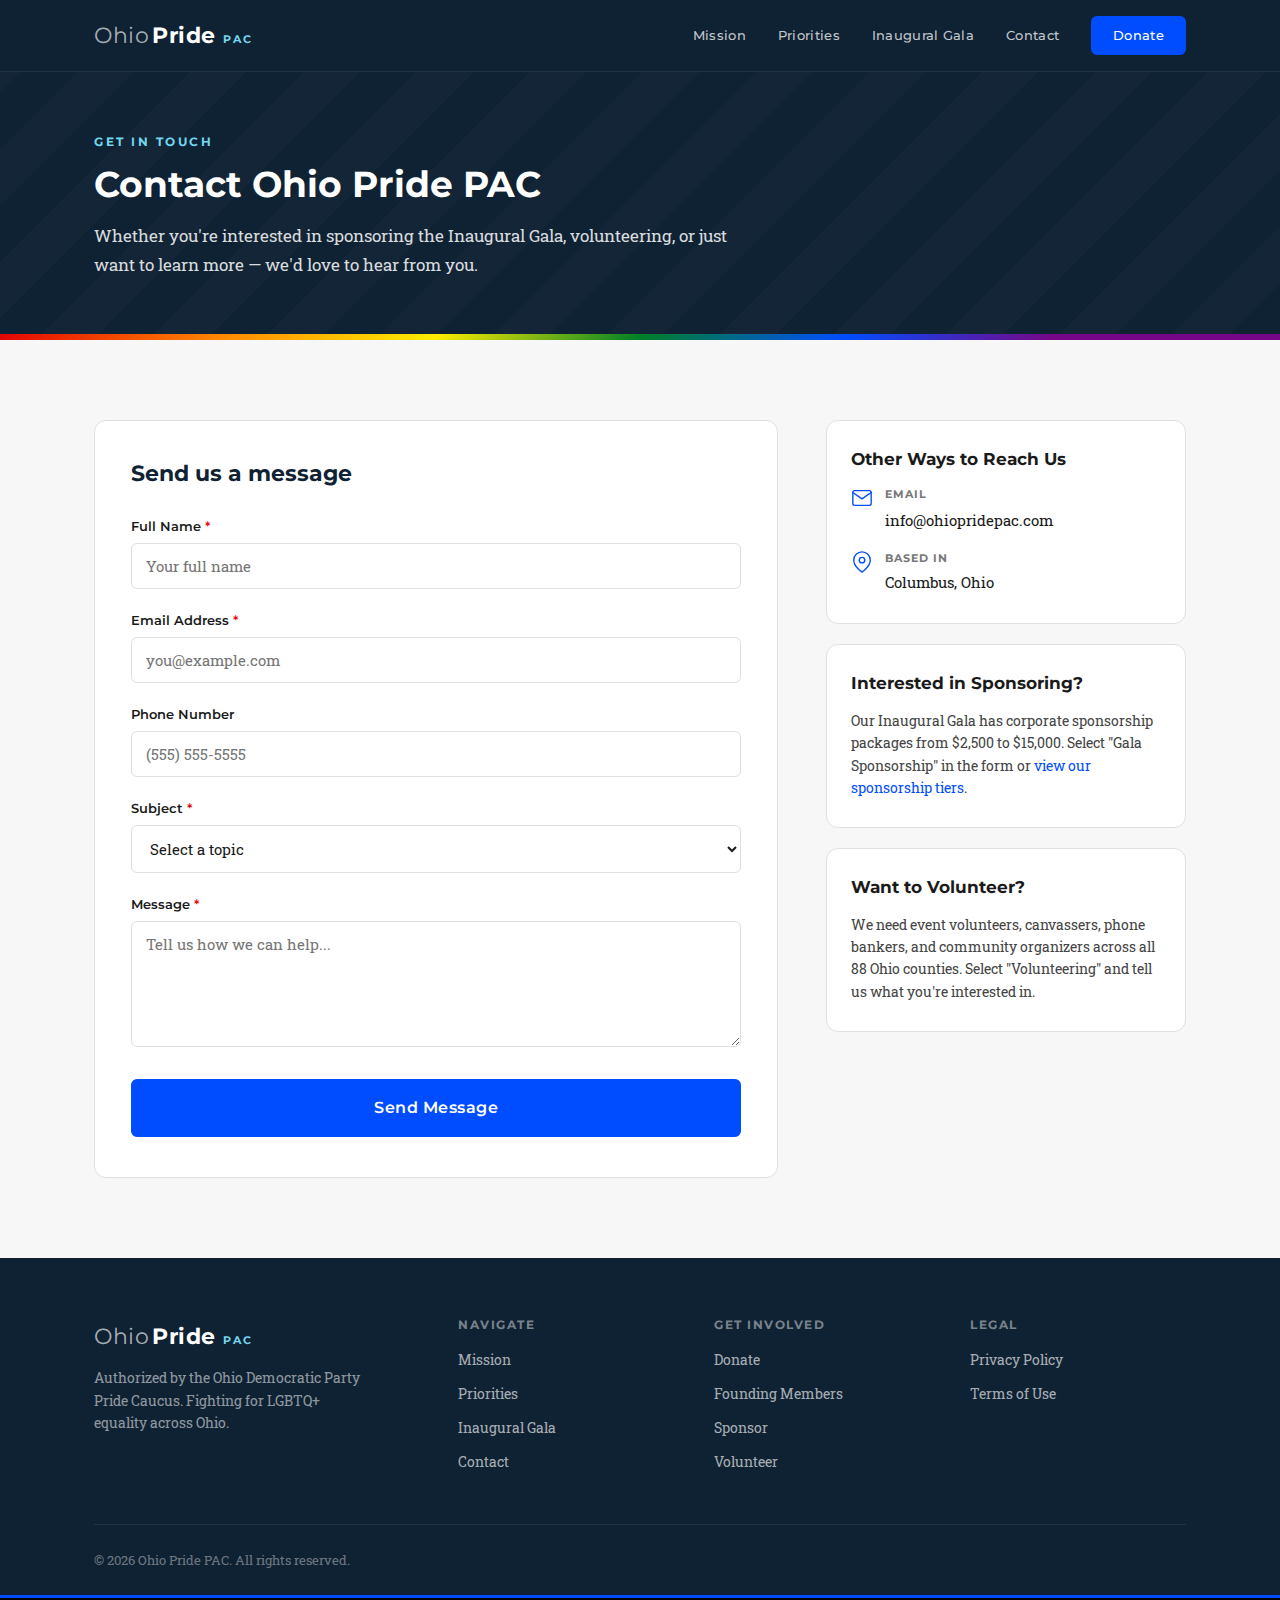
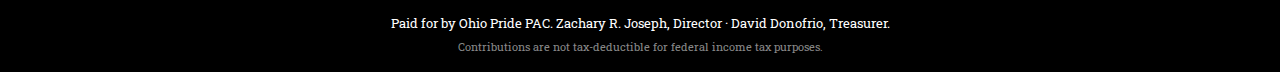
<file: contact.html>
<!DOCTYPE html>
<html lang="en">
<head>
  <meta charset="UTF-8">
  <meta name="viewport" content="width=device-width, initial-scale=1.0">
  <title>Contact — Ohio Pride PAC</title>
  <meta name="description" content="Get in touch with Ohio Pride PAC. Reach out about sponsorships, volunteering, media inquiries, or general questions.">
  <link rel="preconnect" href="https://fonts.googleapis.com">
  <link rel="preconnect" href="https://fonts.gstatic.com" crossorigin>
  <link href="https://fonts.googleapis.com/css2?family=Montserrat:wght@400;600;700&family=Roboto+Slab:wght@400;500&display=swap" rel="stylesheet">
  <link rel="stylesheet" href="/css/style.css">
</head>
<body>

  <!-- Navigation -->
  <nav class="nav nav-solid" id="nav">
    <div class="nav-inner">
      <a href="/" class="nav-logo">
        <span class="logo-ohio">Ohio</span><span class="logo-pride">Pride</span> <span class="logo-pac">PAC</span>
      </a>
      <button class="nav-toggle" id="navToggle" aria-label="Toggle navigation" aria-expanded="false">
        <span></span><span></span><span></span>
      </button>
      <div class="nav-links" id="navLinks">
        <a href="/#mission">Mission</a>
        <a href="/#priorities">Priorities</a>
        <a href="/gala.html">Inaugural Gala</a>
        <a href="/contact.html">Contact</a>
        <a href="/#donate" class="btn btn-nav">Donate</a>
      </div>
    </div>
  </nav>

  <!-- Contact Hero -->
  <header class="contact-hero">
    <div class="container">
      <div class="section-label">Get in Touch</div>
      <h1 class="section-title">Contact Ohio Pride PAC</h1>
      <p class="contact-hero-sub">Whether you're interested in sponsoring the Inaugural Gala, volunteering, or just want to learn more — we'd love to hear from you.</p>
    </div>
  </header>

  <!-- Contact Content -->
  <section class="section section-contact">
    <div class="container">
      <div class="contact-grid">

        <!-- Contact Form -->
        <div class="contact-form-wrap">
          <h2 class="contact-form-title">Send us a message</h2>
          <form name="contact" method="POST" data-netlify="true" netlify-honeypot="bot-field" class="contact-form" id="contactForm">
            <input type="hidden" name="form-name" value="contact">
            <p class="hidden" style="display:none;">
              <label>Don't fill this out: <input name="bot-field"></label>
            </p>

            <div class="form-group">
              <label for="name">Full Name <span class="required">*</span></label>
              <input type="text" id="name" name="name" required placeholder="Your full name">
            </div>

            <div class="form-group">
              <label for="email">Email Address <span class="required">*</span></label>
              <input type="email" id="email" name="email" required placeholder="you@example.com">
            </div>

            <div class="form-group">
              <label for="phone">Phone Number</label>
              <input type="tel" id="phone" name="phone" placeholder="(555) 555-5555">
            </div>

            <div class="form-group">
              <label for="subject">Subject <span class="required">*</span></label>
              <select id="subject" name="subject" required>
                <option value="" disabled selected>Select a topic</option>
                <option value="General Inquiry">General Inquiry</option>
                <option value="Gala Sponsorship">Gala Sponsorship</option>
                <option value="Founding Membership">Founding Membership</option>
                <option value="Volunteering">Volunteering</option>
                <option value="Media / Press">Media / Press</option>
                <option value="Endorsement Request">Endorsement Request</option>
                <option value="Donation Question">Donation Question</option>
                <option value="Other">Other</option>
              </select>
            </div>

            <div class="form-group form-group-full">
              <label for="message">Message <span class="required">*</span></label>
              <textarea id="message" name="message" rows="5" required placeholder="Tell us how we can help..."></textarea>
            </div>

            <button type="submit" class="btn btn-primary btn-large btn-submit">Send Message</button>
          </form>

          <!-- Success State -->
          <div class="form-success" id="formSuccess" style="display:none;">
            <div class="success-icon">
              <svg width="48" height="48" viewBox="0 0 24 24" fill="none" stroke="currentColor" stroke-width="2" stroke-linecap="round" stroke-linejoin="round"><path d="M22 11.08V12a10 10 0 1 1-5.93-9.14"/><polyline points="22 4 12 14.01 9 11.01"/></svg>
            </div>
            <h3>Message sent!</h3>
            <p>Thank you for reaching out. We'll get back to you as soon as possible.</p>
            <a href="/" class="btn btn-outline">Back to Home</a>
          </div>
        </div>

        <!-- Contact Info Sidebar -->
        <div class="contact-sidebar">
          <div class="contact-info-card">
            <h3>Other Ways to Reach Us</h3>
            <div class="contact-info-item">
              <div class="contact-info-icon">
                <svg width="22" height="22" viewBox="0 0 24 24" fill="none" stroke="currentColor" stroke-width="1.5" stroke-linecap="round" stroke-linejoin="round"><path d="M4 4h16c1.1 0 2 .9 2 2v12c0 1.1-.9 2-2 2H4c-1.1 0-2-.9-2-2V6c0-1.1.9-2 2-2z"/><polyline points="22,6 12,13 2,6"/></svg>
              </div>
              <div>
                <div class="contact-info-label">Email</div>
                <a href="mailto:info@ohiopridepac.com" class="contact-info-value">info@ohiopridepac.com</a>
              </div>
            </div>
            <div class="contact-info-item">
              <div class="contact-info-icon">
                <svg width="22" height="22" viewBox="0 0 24 24" fill="none" stroke="currentColor" stroke-width="1.5" stroke-linecap="round" stroke-linejoin="round"><path d="M21 10c0 7-9 13-9 13s-9-6-9-13a9 9 0 0 1 18 0z"/><circle cx="12" cy="10" r="3"/></svg>
              </div>
              <div>
                <div class="contact-info-label">Based in</div>
                <div class="contact-info-value">Columbus, Ohio</div>
              </div>
            </div>
          </div>

          <div class="contact-info-card">
            <h3>Interested in Sponsoring?</h3>
            <p>Our Inaugural Gala has corporate sponsorship packages from $2,500 to $15,000. Select "Gala Sponsorship" in the form or <a href="/sponsorship.html">view our sponsorship tiers</a>.</p>
          </div>

          <div class="contact-info-card">
            <h3>Want to Volunteer?</h3>
            <p>We need event volunteers, canvassers, phone bankers, and community organizers across all 88 Ohio counties. Select "Volunteering" and tell us what you're interested in.</p>
          </div>
        </div>

      </div>
    </div>
  </section>

  <!-- Footer -->
  <footer class="footer">
    <div class="container">
      <div class="footer-grid">
        <div class="footer-brand">
          <a href="/" class="nav-logo footer-logo">
            <span class="logo-ohio">Ohio</span><span class="logo-pride">Pride</span> <span class="logo-pac">PAC</span>
          </a>
          <p class="footer-tagline">Authorized by the Ohio Democratic Party Pride Caucus. Fighting for LGBTQ+ equality across Ohio.</p>
        </div>
        <div class="footer-links">
          <h4>Navigate</h4>
          <a href="/#mission">Mission</a>
          <a href="/#priorities">Priorities</a>
          <a href="/gala.html">Inaugural Gala</a>
          <a href="/contact.html">Contact</a>
        </div>
        <div class="footer-links">
          <h4>Get Involved</h4>
          <a href="/#donate">Donate</a>
          <a href="/founding-members.html">Founding Members</a>
          <a href="/sponsorship.html">Sponsor</a>
          <a href="/contact.html">Volunteer</a>
        </div>
        <div class="footer-links">
          <h4>Legal</h4>
          <a href="#">Privacy Policy</a>
          <a href="#">Terms of Use</a>
        </div>
      </div>
      <div class="footer-bottom">
        <p>&copy; 2026 Ohio Pride PAC. All rights reserved.</p>
      </div>
    </div>
  </footer>

  <!-- Compliance Footer (Required — FEC Disclaimer) -->
  <div class="compliance-footer">
    <div class="container">
      <p>Paid for by Ohio Pride PAC. Zachary R. Joseph, Director &middot; David Donofrio, Treasurer.</p>
      <p class="irs-line">Contributions are not tax-deductible for federal income tax purposes.</p>
    </div>
  </div>

  <script src="/js/main.js"></script>
</body>
</html>
</file>
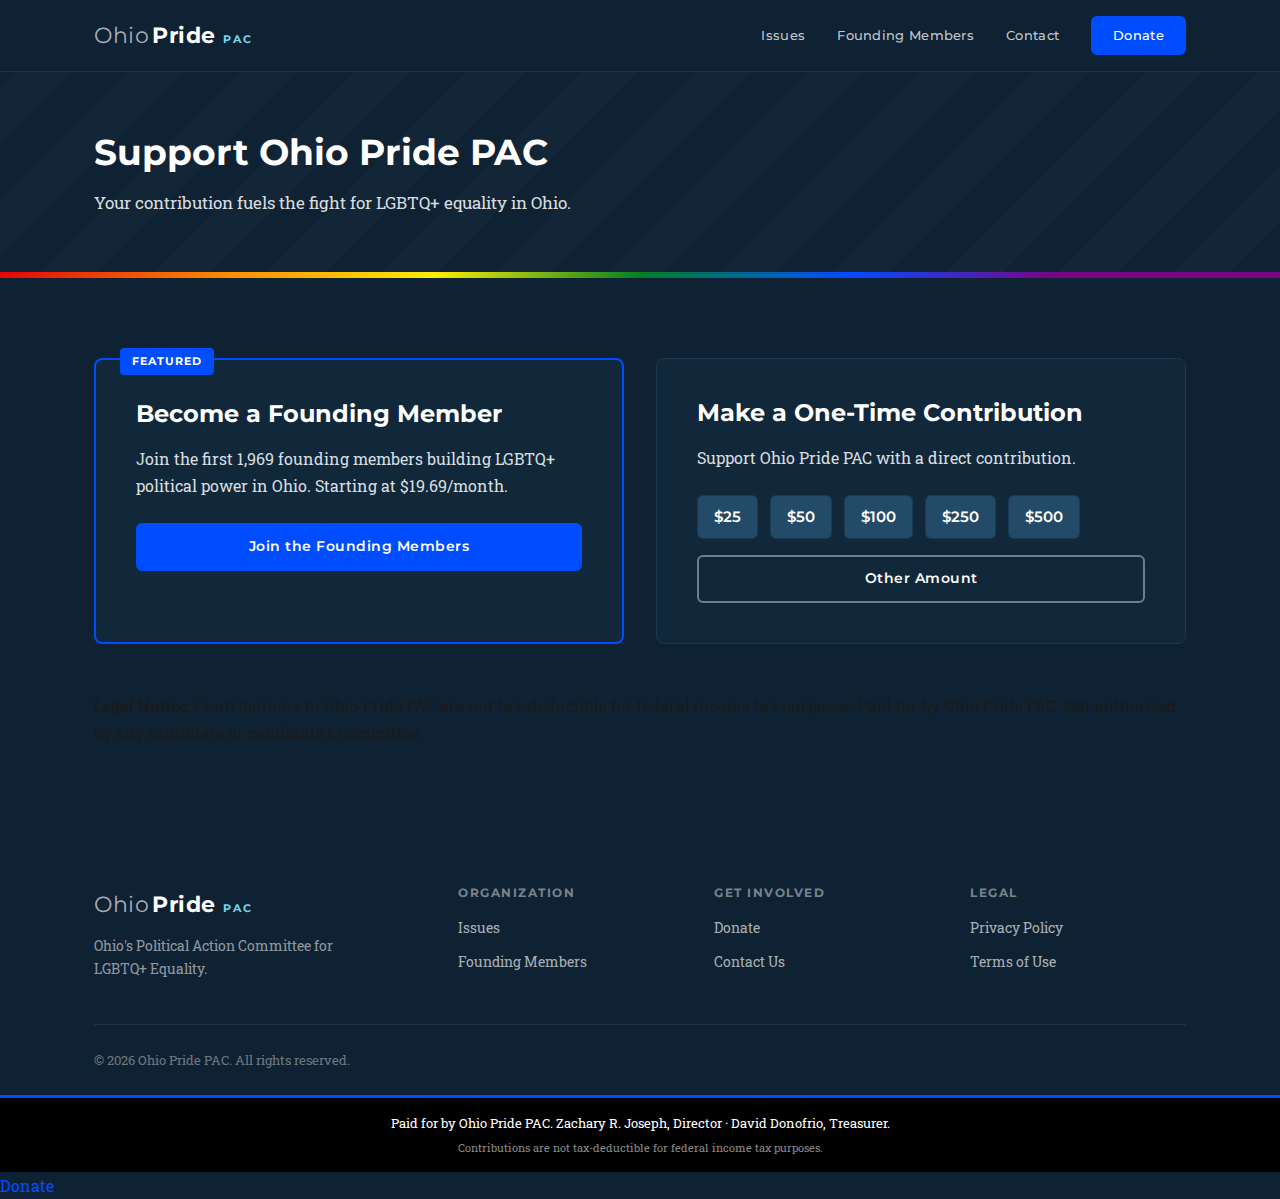
<file: donate.html>
<!doctype html>
<html lang="en">
  <head>
    <meta charset="UTF-8" />
    <meta name="viewport" content="width=device-width, initial-scale=1.0" />
    <title>Donate — Ohio Pride PAC</title>
    <meta
      name="description"
      content="Support Ohio Pride PAC with a contribution. Become a founding member or make a one-time donation."
    />
    <link rel="preconnect" href="https://fonts.googleapis.com" />
    <link rel="preconnect" href="https://fonts.gstatic.com" crossorigin />
    <link
      href="https://fonts.googleapis.com/css2?family=Montserrat:wght@400;600;700&family=Roboto+Slab:wght@400;500&display=swap"
      rel="stylesheet"
    />
    <link rel="stylesheet" href="/css/style.css" />
    <style>
      body {
        background: var(--dark-bg);
      }

      .donate-grid {
        display: grid;
        grid-template-columns: 1fr 1fr;
        gap: 2rem;
        margin-bottom: 3rem;
      }
      .donate-card {
        padding: 2.5rem;
        border-radius: 8px;
        background: rgba(19, 45, 68, 0.5);
        border: 1px solid var(--dark-bg-light);
        transition: all 0.3s;
      }
      .donate-card.prominent {
        border: 2px solid var(--color-blue);
        position: relative;
      }
      .donate-card.prominent::before {
        content: "Featured";
        position: absolute;
        top: -12px;
        left: 24px;
        background: var(--color-blue);
        color: var(--text-white);
        font-family: "Montserrat", sans-serif;
        font-size: 0.7rem;
        font-weight: 700;
        text-transform: uppercase;
        letter-spacing: 1px;
        padding: 4px 12px;
        border-radius: 4px;
      }
      .donate-card h2 {
        font-family: "Montserrat", sans-serif;
        font-size: 1.5rem;
        margin-bottom: 1rem;
        color: var(--text-white);
      }
      .donate-card p {
        font-family: "Roboto Slab", serif;
        font-size: 1rem;
        margin-bottom: 1.5rem;
        color: var(--text-light);
        line-height: 1.7;
      }

      .amount-buttons {
        display: flex;
        flex-wrap: wrap;
        gap: 0.75rem;
        margin-bottom: 1rem;
      }
      .amount-btn {
        padding: 0.5rem 1rem;
        background-color: var(--dark-bg-lighter);
        color: var(--text-white);
        border: 1px solid var(--dark-bg-light);
        border-radius: 6px;
        text-decoration: none;
        transition: all 0.2s;
        font-family: "Montserrat", sans-serif;
        font-weight: 600;
        font-size: 0.95rem;
      }
      .amount-btn:hover {
        background-color: var(--color-blue);
        border-color: var(--color-blue);
      }

      @media (max-width: 768px) {
        .donate-grid {
          grid-template-columns: 1fr;
        }
        .donate-card {
          padding: 1.5rem;
        }
        .amount-buttons {
          flex-direction: column;
        }
        .amount-btn {
          width: 100%;
          text-align: center;
        }
      }
    </style>
  </head>
  <body>
    <div class="pride-stripe"></div>

    <!-- Navigation -->
    <nav class="nav nav-solid" id="nav">
      <div class="nav-inner">
        <a href="/" class="nav-logo">
          <span class="logo-ohio">Ohio</span
          ><span class="logo-pride">Pride</span>
          <span class="logo-pac">PAC</span>
        </a>
        <button
          class="nav-toggle"
          id="navToggle"
          aria-label="Toggle navigation"
          aria-expanded="false"
        >
          <span></span><span></span><span></span>
        </button>
        <div class="nav-links" id="navLinks">
          <a href="/issues.html">Issues</a>
          <a href="/founding-members.html">Founding Members</a>
          <a href="/contact.html">Contact</a>
          <a href="/donate.html" class="btn btn-nav">Donate</a>
        </div>
      </div>
    </nav>

    <!-- Hero -->
    <header class="subpage-hero">
      <div class="container">
        <h1 class="section-title">Support Ohio Pride PAC</h1>
        <p class="subpage-hero-sub">
          Your contribution fuels the fight for LGBTQ+ equality in Ohio.
        </p>
      </div>
    </header>

    <!-- Donate Cards -->
    <section class="section">
      <div class="container">
        <div class="donate-grid reveal-stagger">
          <!-- Founding Members Card -->
          <div class="donate-card prominent">
            <h2>Become a Founding Member</h2>
            <p>
              Join the first 1,969 founding members building LGBTQ+ political
              power in Ohio. Starting at $19.69/month.
            </p>
            <a href="/donate/founding-member" class="btn btn-primary btn-block"
              >Join the Founding Members</a
            >
          </div>

          <!-- One-Time Contribution Card -->
          <div class="donate-card">
            <h2>Make a One-Time Contribution</h2>
            <p>Support Ohio Pride PAC with a direct contribution.</p>
            <div class="amount-buttons">
              <a
                href="https://secure.actblue.com/donate/ohio-pride-pac?amount=25"
                class="amount-btn"
                >$25</a
              >
              <a
                href="https://secure.actblue.com/donate/ohio-pride-pac?amount=50"
                class="amount-btn"
                >$50</a
              >
              <a
                href="https://secure.actblue.com/donate/ohio-pride-pac?amount=100"
                class="amount-btn"
                >$100</a
              >
              <a
                href="https://secure.actblue.com/donate/ohio-pride-pac?amount=250"
                class="amount-btn"
                >$250</a
              >
              <a
                href="https://secure.actblue.com/donate/ohio-pride-pac?amount=500"
                class="amount-btn"
                >$500</a
              >
            </div>
            <a
              href="https://secure.actblue.com/donate/ohio-pride-pac"
              class="btn btn-outline-light btn-block"
              >Other Amount</a
            >
          </div>
        </div>

        <!-- Legal Disclaimer -->
        <div class="donate-disclaimer-box">
          <strong>Legal Notice:</strong> Contributions to Ohio Pride PAC are not
          tax-deductible for federal income tax purposes. Paid for by Ohio Pride
          PAC. Not authorized by any candidate or candidate's committee.
        </div>
      </div>
    </section>

    <!-- Footer -->
    <footer class="footer">
      <div class="container">
        <div class="footer-grid">
          <div class="footer-brand">
            <a href="/" class="nav-logo footer-logo">
              <span class="logo-ohio">Ohio</span
              ><span class="logo-pride">Pride</span>
              <span class="logo-pac">PAC</span>
            </a>
            <p class="footer-tagline">
              Ohio's Political Action Committee for LGBTQ+ Equality.
            </p>
          </div>
          <div class="footer-links">
            <h4>Organization</h4>
            <a href="/issues.html">Issues</a>
            <a href="/founding-members.html">Founding Members</a>
          </div>
          <div class="footer-links">
            <h4>Get Involved</h4>
            <a href="/donate.html">Donate</a>
            <a href="/contact.html">Contact Us</a>
          </div>
          <div class="footer-links">
            <h4>Legal</h4>
            <a href="/privacy">Privacy Policy</a>
            <a href="/terms">Terms of Use</a>
          </div>
        </div>
        <div class="footer-bottom">
          <p>&copy; 2026 Ohio Pride PAC. All rights reserved.</p>
        </div>
      </div>
    </footer>

    <div class="compliance-footer">
      <div class="container">
        <p>
          Paid for by Ohio Pride PAC. Zachary R. Joseph, Director &middot; David
          Donofrio, Treasurer.
        </p>
        <p class="irs-line">
          Contributions are not tax-deductible for federal income tax purposes.
        </p>
      </div>
    </div>

    <a href="/donate" class="mobile-donate-fab">Donate</a>
    <script src="/js/main.js"></script>
  </body>
</html>
</file>
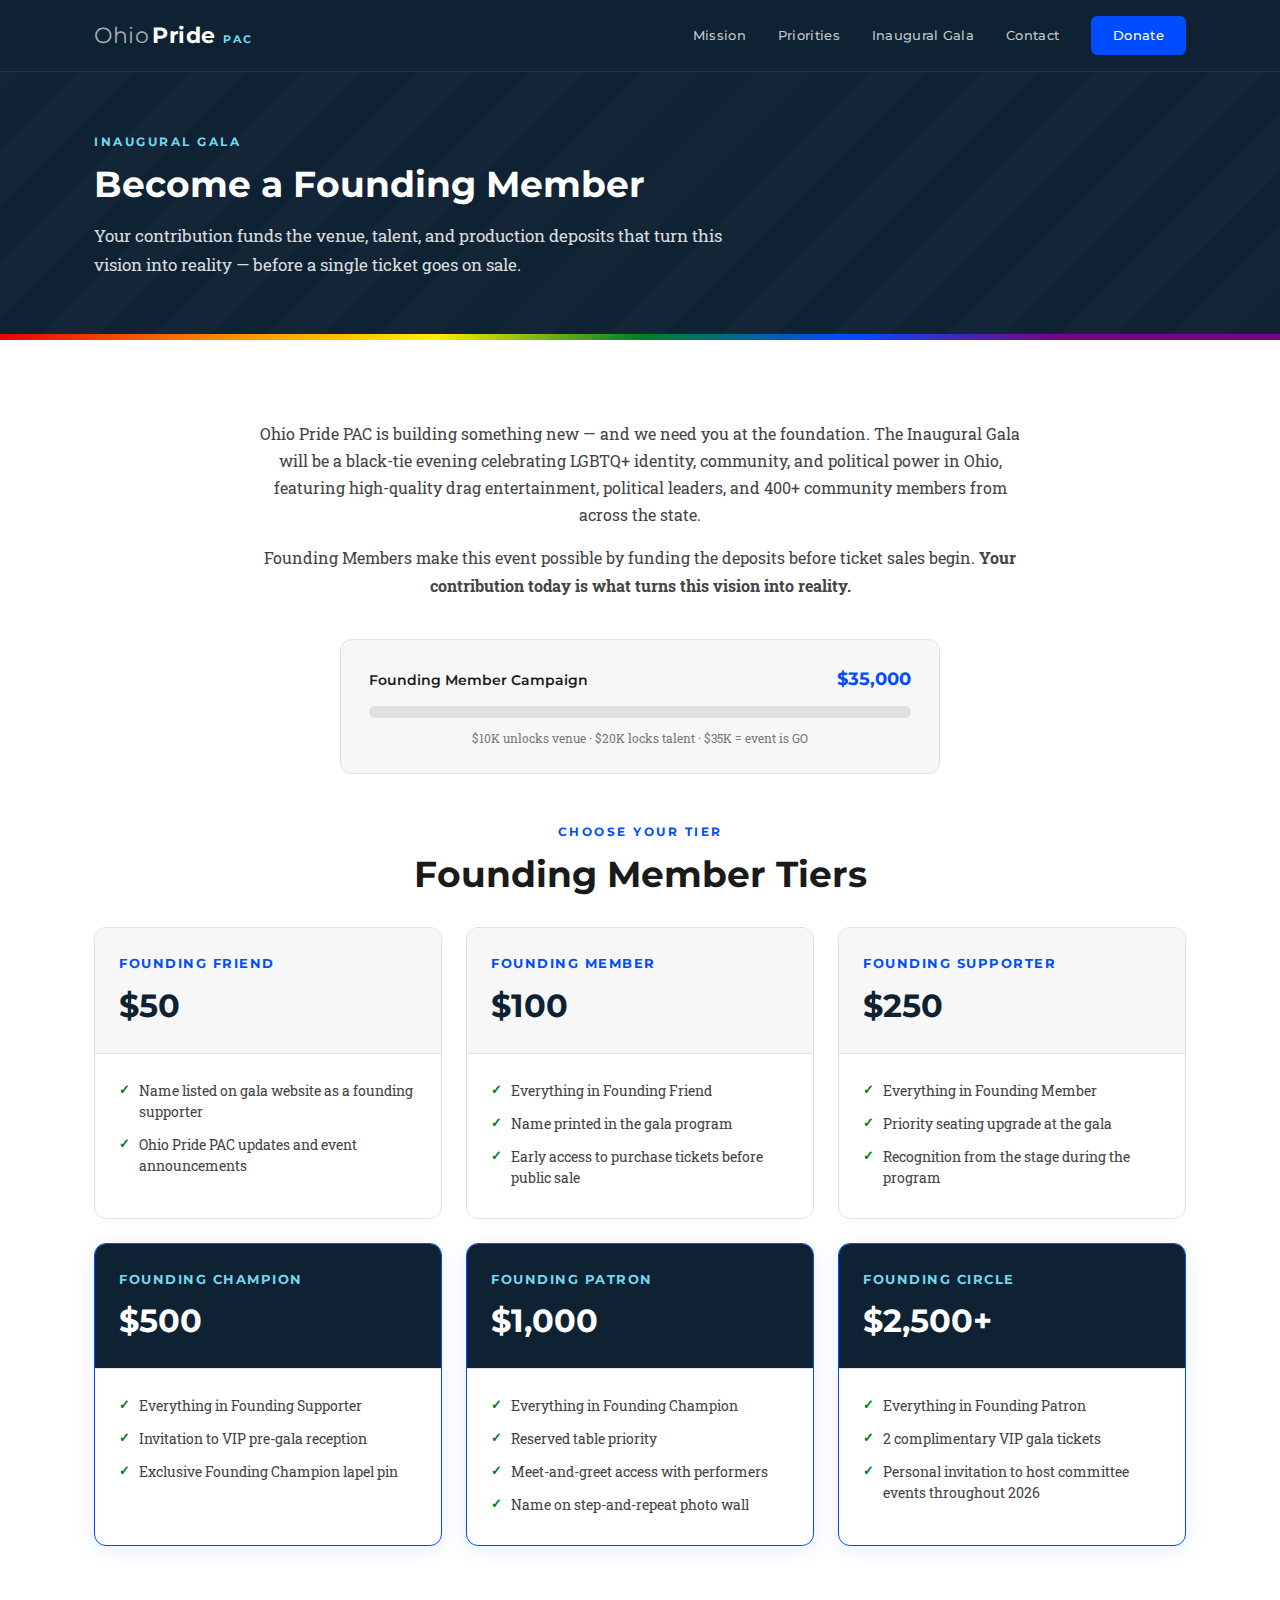
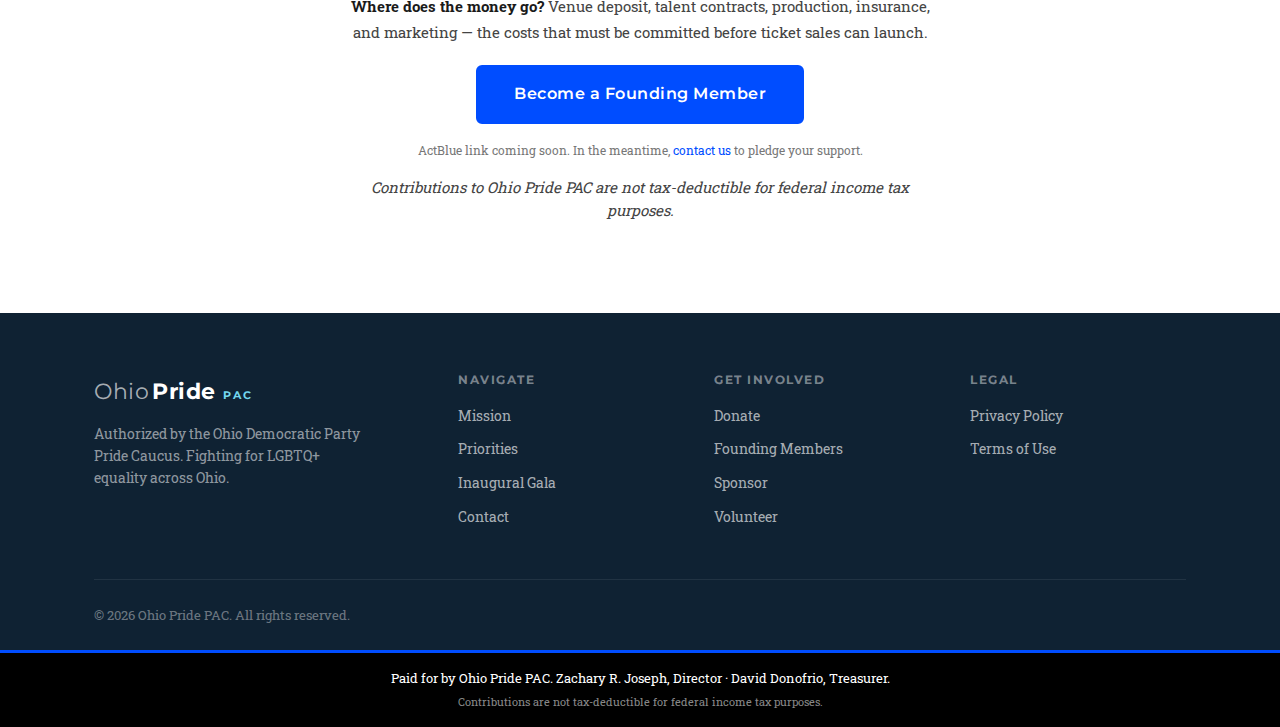
<file: founding-members.html>
<!DOCTYPE html>
<html lang="en">
<head>
  <meta charset="UTF-8">
  <meta name="viewport" content="width=device-width, initial-scale=1.0">
  <title>Founding Members — Ohio Pride PAC Inaugural Gala</title>
  <meta name="description" content="Become a Founding Member of Ohio Pride PAC. Your contribution funds the venue, talent, and production deposits that make the Inaugural Gala possible.">
  <link rel="preconnect" href="https://fonts.googleapis.com">
  <link rel="preconnect" href="https://fonts.gstatic.com" crossorigin>
  <link href="https://fonts.googleapis.com/css2?family=Montserrat:wght@400;600;700&family=Roboto+Slab:wght@400;500&display=swap" rel="stylesheet">
  <link rel="stylesheet" href="/css/style.css">
</head>
<body>

  <!-- Navigation -->
  <nav class="nav nav-solid" id="nav">
    <div class="nav-inner">
      <a href="/" class="nav-logo">
        <span class="logo-ohio">Ohio</span><span class="logo-pride">Pride</span> <span class="logo-pac">PAC</span>
      </a>
      <button class="nav-toggle" id="navToggle" aria-label="Toggle navigation" aria-expanded="false">
        <span></span><span></span><span></span>
      </button>
      <div class="nav-links" id="navLinks">
        <a href="/#mission">Mission</a>
        <a href="/#priorities">Priorities</a>
        <a href="/gala.html">Inaugural Gala</a>
        <a href="/contact.html">Contact</a>
        <a href="/#donate" class="btn btn-nav">Donate</a>
      </div>
    </div>
  </nav>

  <!-- Hero -->
  <header class="subpage-hero">
    <div class="container">
      <div class="section-label">Inaugural Gala</div>
      <h1 class="section-title">Become a Founding Member</h1>
      <p class="subpage-hero-sub">Your contribution funds the venue, talent, and production deposits that turn this vision into reality — before a single ticket goes on sale.</p>
    </div>
  </header>

  <!-- Intro + Goal -->
  <section class="section" id="tiers">
    <div class="container">
      <div class="tier-intro">
        <p>
          Ohio Pride PAC is building something new — and we need you at the foundation. The Inaugural Gala will be a black-tie evening celebrating LGBTQ+ identity, community, and political power in Ohio, featuring high-quality drag entertainment, political leaders, and 400+ community members from across the state.
        </p>
        <p>
          Founding Members make this event possible by funding the deposits before ticket sales begin. <strong>Your contribution today is what turns this vision into reality.</strong>
        </p>
      </div>

      <!-- Goal Progress -->
      <div class="goal-block">
        <div class="goal-top">
          <span class="goal-text">Founding Member Campaign</span>
          <span class="goal-amt">$35,000</span>
        </div>
        <div class="goal-track"><div class="goal-fill" id="goalFill"></div></div>
        <div class="goal-note">$10K unlocks venue · $20K locks talent · $35K = event is GO</div>
      </div>

      <!-- Section Head -->
      <div style="text-align:center; margin-bottom: 8px;">
        <div class="section-label">Choose Your Tier</div>
        <h2 class="section-title">Founding Member Tiers</h2>
      </div>

      <!-- Tier Cards -->
      <div class="tiers-grid">

        <div class="tier-card">
          <div class="tier-card-header">
            <div class="tier-card-name">Founding Friend</div>
            <div class="tier-card-amount">$50</div>
          </div>
          <ul class="tier-card-benefits">
            <li>Name listed on gala website as a founding supporter</li>
            <li>Ohio Pride PAC updates and event announcements</li>
          </ul>
        </div>

        <div class="tier-card">
          <div class="tier-card-header">
            <div class="tier-card-name">Founding Member</div>
            <div class="tier-card-amount">$100</div>
          </div>
          <ul class="tier-card-benefits">
            <li>Everything in Founding Friend</li>
            <li>Name printed in the gala program</li>
            <li>Early access to purchase tickets before public sale</li>
          </ul>
        </div>

        <div class="tier-card">
          <div class="tier-card-header">
            <div class="tier-card-name">Founding Supporter</div>
            <div class="tier-card-amount">$250</div>
          </div>
          <ul class="tier-card-benefits">
            <li>Everything in Founding Member</li>
            <li>Priority seating upgrade at the gala</li>
            <li>Recognition from the stage during the program</li>
          </ul>
        </div>

        <div class="tier-card tier-card-featured">
          <div class="tier-card-header">
            <div class="tier-card-name">Founding Champion</div>
            <div class="tier-card-amount">$500</div>
          </div>
          <ul class="tier-card-benefits">
            <li>Everything in Founding Supporter</li>
            <li>Invitation to VIP pre-gala reception</li>
            <li>Exclusive Founding Champion lapel pin</li>
          </ul>
        </div>

        <div class="tier-card tier-card-featured">
          <div class="tier-card-header">
            <div class="tier-card-name">Founding Patron</div>
            <div class="tier-card-amount">$1,000</div>
          </div>
          <ul class="tier-card-benefits">
            <li>Everything in Founding Champion</li>
            <li>Reserved table priority</li>
            <li>Meet-and-greet access with performers</li>
            <li>Name on step-and-repeat photo wall</li>
          </ul>
        </div>

        <div class="tier-card tier-card-featured">
          <div class="tier-card-header">
            <div class="tier-card-name">Founding Circle</div>
            <div class="tier-card-amount">$2,500+</div>
          </div>
          <ul class="tier-card-benefits">
            <li>Everything in Founding Patron</li>
            <li>2 complimentary VIP gala tickets</li>
            <li>Personal invitation to host committee events throughout 2026</li>
          </ul>
        </div>

      </div>

      <!-- Where does the money go? -->
      <div class="tier-cta-section">
        <p><strong style="color:var(--text-primary)">Where does the money go?</strong> Venue deposit, talent contracts, production, insurance, and marketing — the costs that must be committed before ticket sales can launch.</p>
        <a href="#" class="btn btn-primary btn-large" style="margin-top: 8px;">Become a Founding Member</a>
        <p style="font-size: 12px; color: var(--text-muted); margin-top: 16px;">ActBlue link coming soon. In the meantime, <a href="/contact.html">contact us</a> to pledge your support.</p>
        <p class="irs-notice">Contributions to Ohio Pride PAC are not tax-deductible for federal income tax purposes.</p>
      </div>

    </div>
  </section>

  <!-- Footer -->
  <footer class="footer">
    <div class="container">
      <div class="footer-grid">
        <div class="footer-brand">
          <a href="/" class="nav-logo footer-logo">
            <span class="logo-ohio">Ohio</span><span class="logo-pride">Pride</span> <span class="logo-pac">PAC</span>
          </a>
          <p class="footer-tagline">Authorized by the Ohio Democratic Party Pride Caucus. Fighting for LGBTQ+ equality across Ohio.</p>
        </div>
        <div class="footer-links">
          <h4>Navigate</h4>
          <a href="/#mission">Mission</a>
          <a href="/#priorities">Priorities</a>
          <a href="/gala.html">Inaugural Gala</a>
          <a href="/contact.html">Contact</a>
        </div>
        <div class="footer-links">
          <h4>Get Involved</h4>
          <a href="/#donate">Donate</a>
          <a href="/founding-members.html">Founding Members</a>
          <a href="/sponsorship.html">Sponsor</a>
          <a href="/contact.html">Volunteer</a>
        </div>
        <div class="footer-links">
          <h4>Legal</h4>
          <a href="#">Privacy Policy</a>
          <a href="#">Terms of Use</a>
        </div>
      </div>
      <div class="footer-bottom">
        <p>&copy; 2026 Ohio Pride PAC. All rights reserved.</p>
      </div>
    </div>
  </footer>

  <!-- Compliance Footer (Required — FEC Disclaimer) -->
  <div class="compliance-footer">
    <div class="container">
      <p>Paid for by Ohio Pride PAC. Zachary R. Joseph, Director &middot; David Donofrio, Treasurer.</p>
      <p class="irs-line">Contributions are not tax-deductible for federal income tax purposes.</p>
    </div>
  </div>

  <script src="/js/main.js"></script>
</body>
</html>
</file>
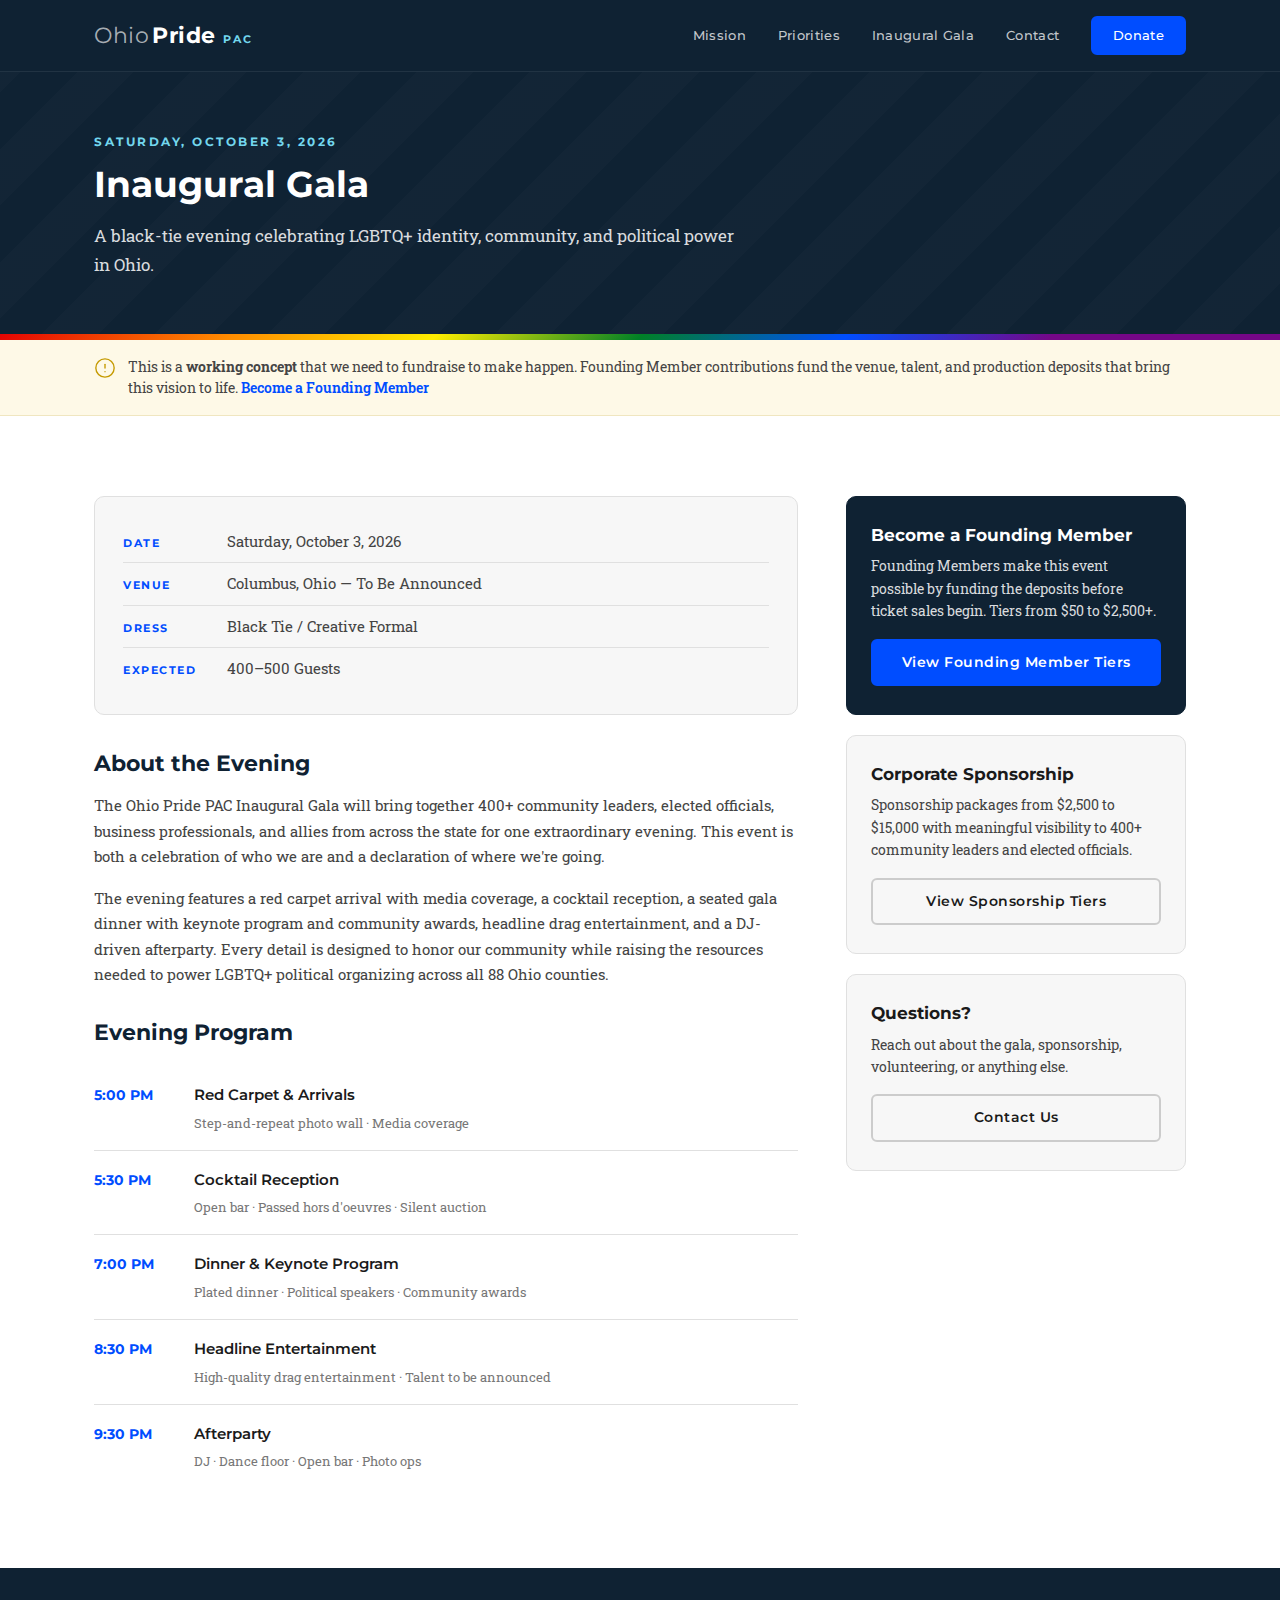
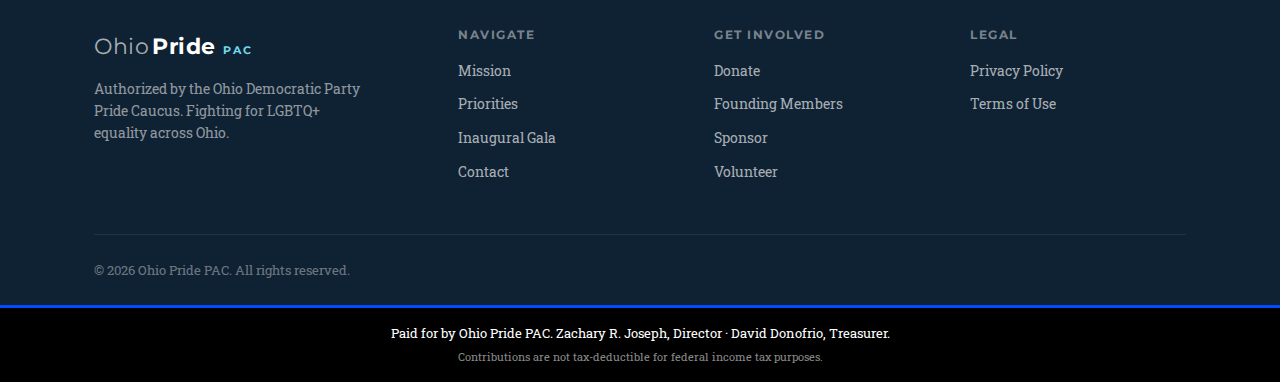
<file: gala.html>
<!DOCTYPE html>
<html lang="en">
<head>
  <meta charset="UTF-8">
  <meta name="viewport" content="width=device-width, initial-scale=1.0">
  <title>Inaugural Gala — Ohio Pride PAC</title>
  <meta name="description" content="Ohio Pride PAC Inaugural Gala — Saturday, October 3, 2026. A black-tie evening celebrating LGBTQ+ identity, community, and political power in Ohio.">
  <link rel="preconnect" href="https://fonts.googleapis.com">
  <link rel="preconnect" href="https://fonts.gstatic.com" crossorigin>
  <link href="https://fonts.googleapis.com/css2?family=Montserrat:wght@400;600;700&family=Roboto+Slab:wght@400;500&display=swap" rel="stylesheet">
  <link rel="stylesheet" href="/css/style.css">
</head>
<body>

  <!-- Navigation -->
  <nav class="nav nav-solid" id="nav">
    <div class="nav-inner">
      <a href="/" class="nav-logo">
        <span class="logo-ohio">Ohio</span><span class="logo-pride">Pride</span> <span class="logo-pac">PAC</span>
      </a>
      <button class="nav-toggle" id="navToggle" aria-label="Toggle navigation" aria-expanded="false">
        <span></span><span></span><span></span>
      </button>
      <div class="nav-links" id="navLinks">
        <a href="/#mission">Mission</a>
        <a href="/#priorities">Priorities</a>
        <a href="/gala.html">Inaugural Gala</a>
        <a href="/contact.html">Contact</a>
        <a href="/#donate" class="btn btn-nav">Donate</a>
      </div>
    </div>
  </nav>

  <!-- Gala Hero -->
  <header class="subpage-hero">
    <div class="container">
      <div class="section-label">Saturday, October 3, 2026</div>
      <h1 class="section-title">Inaugural Gala</h1>
      <p class="subpage-hero-sub">A black-tie evening celebrating LGBTQ+ identity, community, and political power in Ohio.</p>
    </div>
  </header>

  <!-- Working Concept Banner -->
  <section class="notice-banner">
    <div class="container">
      <div class="notice-inner">
        <svg width="22" height="22" viewBox="0 0 24 24" fill="none" stroke="currentColor" stroke-width="1.5" stroke-linecap="round" stroke-linejoin="round"><circle cx="12" cy="12" r="10"/><line x1="12" y1="8" x2="12" y2="12"/><line x1="12" y1="16" x2="12.01" y2="16"/></svg>
        <p>This is a <strong>working concept</strong> that we need to fundraise to make happen. Founding Member contributions fund the venue, talent, and production deposits that bring this vision to life. <a href="/founding-members.html">Become a Founding Member</a></p>
      </div>
    </div>
  </section>

  <!-- Event Details -->
  <section class="section">
    <div class="container">
      <div class="gala-detail-grid">

        <!-- Left: Details -->
        <div class="gala-detail-main">
          <div class="gala-detail-box">
            <div class="gala-detail-line"><span class="gala-detail-label">Date</span> Saturday, October 3, 2026</div>
            <div class="gala-detail-line"><span class="gala-detail-label">Venue</span> Columbus, Ohio — To Be Announced</div>
            <div class="gala-detail-line"><span class="gala-detail-label">Dress</span> Black Tie / Creative Formal</div>
            <div class="gala-detail-line"><span class="gala-detail-label">Expected</span> 400–500 Guests</div>
          </div>

          <h2 class="gala-section-head">About the Evening</h2>
          <p class="gala-detail-text">
            The Ohio Pride PAC Inaugural Gala will bring together 400+ community leaders, elected officials, business professionals, and allies from across the state for one extraordinary evening. This event is both a celebration of who we are and a declaration of where we're going.
          </p>
          <p class="gala-detail-text">
            The evening features a red carpet arrival with media coverage, a cocktail reception, a seated gala dinner with keynote program and community awards, headline drag entertainment, and a DJ-driven afterparty. Every detail is designed to honor our community while raising the resources needed to power LGBTQ+ political organizing across all 88 Ohio counties.
          </p>

          <h2 class="gala-section-head">Evening Program</h2>
          <div class="gala-program-list">
            <div class="gala-prog-row">
              <div class="gala-prog-time">5:00 PM</div>
              <div class="gala-prog-content">
                <div class="gala-prog-name">Red Carpet &amp; Arrivals</div>
                <div class="gala-prog-desc">Step-and-repeat photo wall &middot; Media coverage</div>
              </div>
            </div>
            <div class="gala-prog-row">
              <div class="gala-prog-time">5:30 PM</div>
              <div class="gala-prog-content">
                <div class="gala-prog-name">Cocktail Reception</div>
                <div class="gala-prog-desc">Open bar &middot; Passed hors d'oeuvres &middot; Silent auction</div>
              </div>
            </div>
            <div class="gala-prog-row">
              <div class="gala-prog-time">7:00 PM</div>
              <div class="gala-prog-content">
                <div class="gala-prog-name">Dinner &amp; Keynote Program</div>
                <div class="gala-prog-desc">Plated dinner &middot; Political speakers &middot; Community awards</div>
              </div>
            </div>
            <div class="gala-prog-row">
              <div class="gala-prog-time">8:30 PM</div>
              <div class="gala-prog-content">
                <div class="gala-prog-name">Headline Entertainment</div>
                <div class="gala-prog-desc">High-quality drag entertainment &middot; Talent to be announced</div>
              </div>
            </div>
            <div class="gala-prog-row">
              <div class="gala-prog-time">9:30 PM</div>
              <div class="gala-prog-content">
                <div class="gala-prog-name">Afterparty</div>
                <div class="gala-prog-desc">DJ &middot; Dance floor &middot; Open bar &middot; Photo ops</div>
              </div>
            </div>
          </div>
        </div>

        <!-- Right: Sidebar -->
        <div class="gala-detail-sidebar">
          <div class="gala-sidebar-card gala-sidebar-card-featured">
            <h3>Become a Founding Member</h3>
            <p>Founding Members make this event possible by funding the deposits before ticket sales begin. Tiers from $50 to $2,500+.</p>
            <a href="/founding-members.html" class="btn btn-primary btn-block">View Founding Member Tiers</a>
          </div>
          <div class="gala-sidebar-card">
            <h3>Corporate Sponsorship</h3>
            <p>Sponsorship packages from $2,500 to $15,000 with meaningful visibility to 400+ community leaders and elected officials.</p>
            <a href="/sponsorship.html" class="btn btn-outline btn-block">View Sponsorship Tiers</a>
          </div>
          <div class="gala-sidebar-card">
            <h3>Questions?</h3>
            <p>Reach out about the gala, sponsorship, volunteering, or anything else.</p>
            <a href="/contact.html" class="btn btn-outline btn-block">Contact Us</a>
          </div>
        </div>

      </div>
    </div>
  </section>

  <!-- Footer -->
  <footer class="footer">
    <div class="container">
      <div class="footer-grid">
        <div class="footer-brand">
          <a href="/" class="nav-logo footer-logo">
            <span class="logo-ohio">Ohio</span><span class="logo-pride">Pride</span> <span class="logo-pac">PAC</span>
          </a>
          <p class="footer-tagline">Authorized by the Ohio Democratic Party Pride Caucus. Fighting for LGBTQ+ equality across Ohio.</p>
        </div>
        <div class="footer-links">
          <h4>Navigate</h4>
          <a href="/#mission">Mission</a>
          <a href="/#priorities">Priorities</a>
          <a href="/gala.html">Inaugural Gala</a>
          <a href="/contact.html">Contact</a>
        </div>
        <div class="footer-links">
          <h4>Get Involved</h4>
          <a href="/#donate">Donate</a>
          <a href="/founding-members.html">Founding Members</a>
          <a href="/sponsorship.html">Sponsor</a>
          <a href="/contact.html">Volunteer</a>
        </div>
        <div class="footer-links">
          <h4>Legal</h4>
          <a href="#">Privacy Policy</a>
          <a href="#">Terms of Use</a>
        </div>
      </div>
      <div class="footer-bottom">
        <p>&copy; 2026 Ohio Pride PAC. All rights reserved.</p>
      </div>
    </div>
  </footer>

  <!-- Compliance Footer (Required — FEC Disclaimer) -->
  <div class="compliance-footer">
    <div class="container">
      <p>Paid for by Ohio Pride PAC. Zachary R. Joseph, Director &middot; David Donofrio, Treasurer.</p>
      <p class="irs-line">Contributions are not tax-deductible for federal income tax purposes.</p>
    </div>
  </div>

  <script src="/js/main.js"></script>
</body>
</html>
</file>
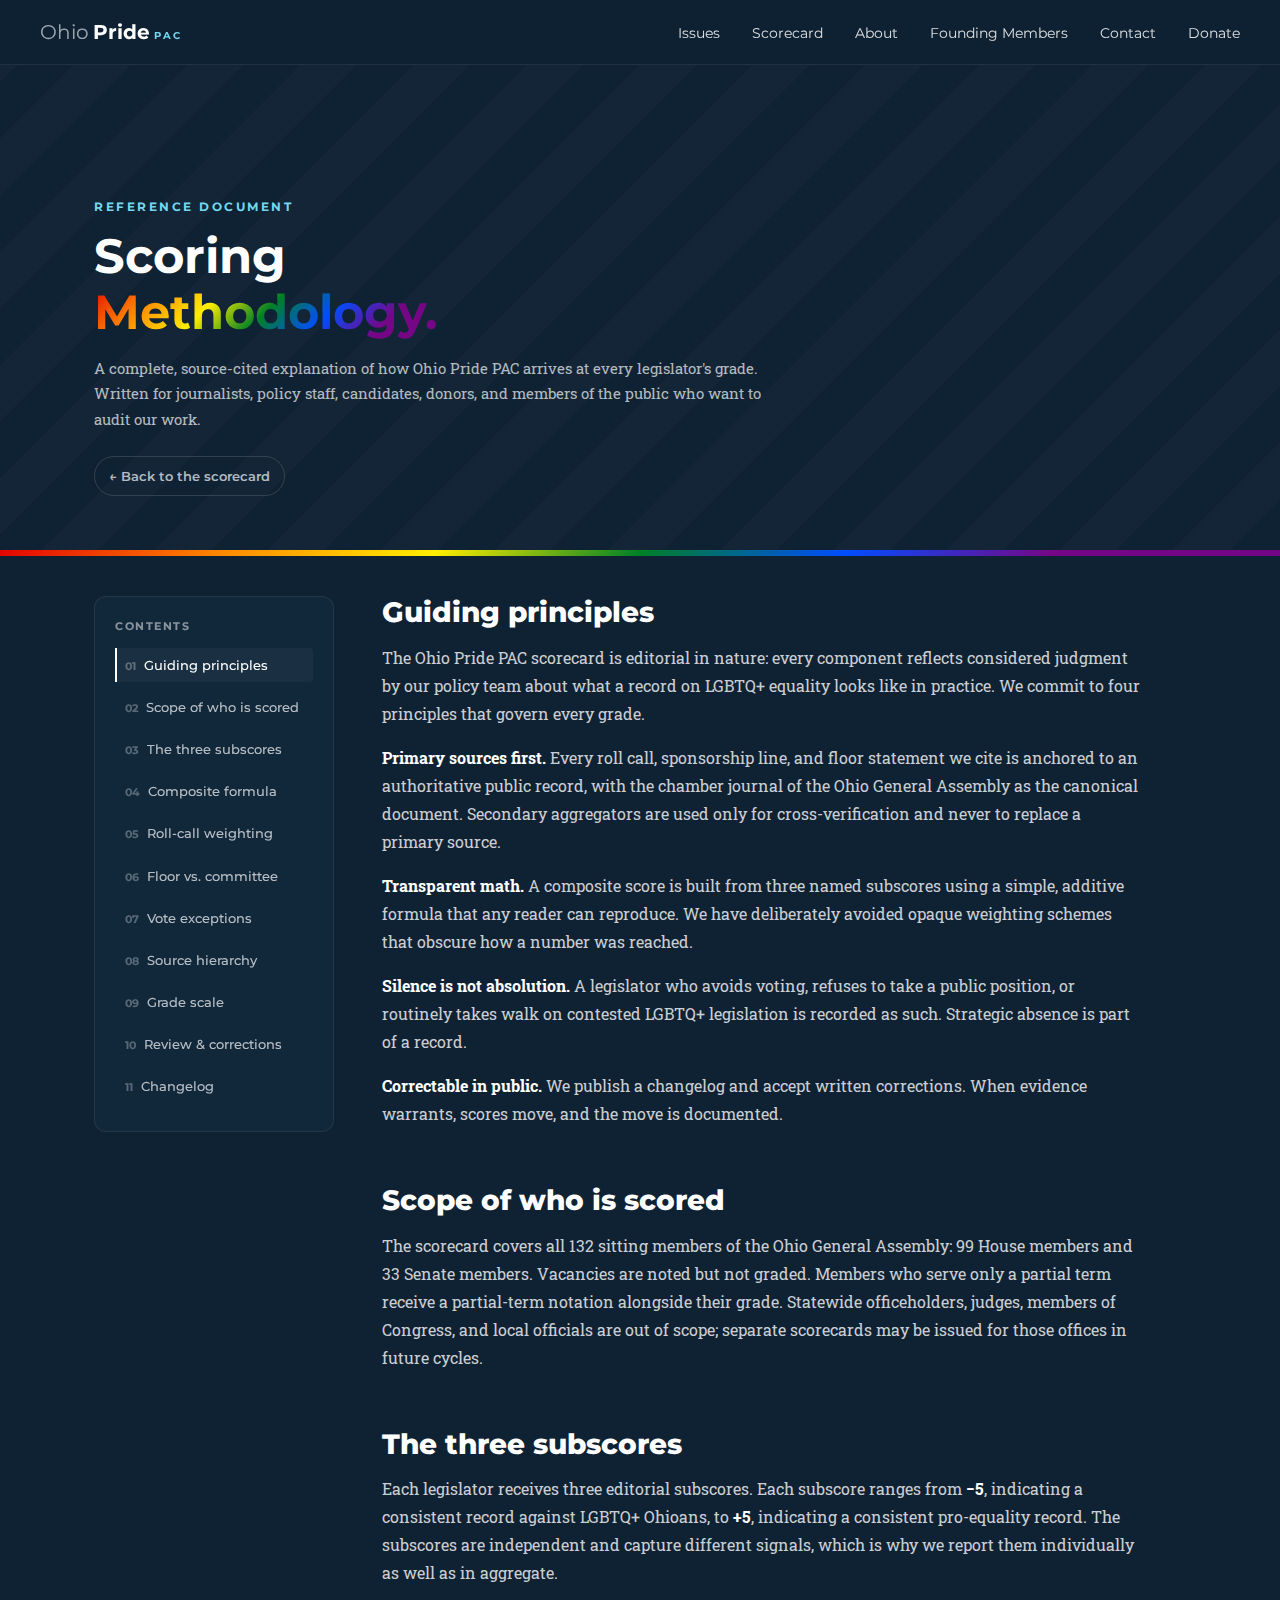
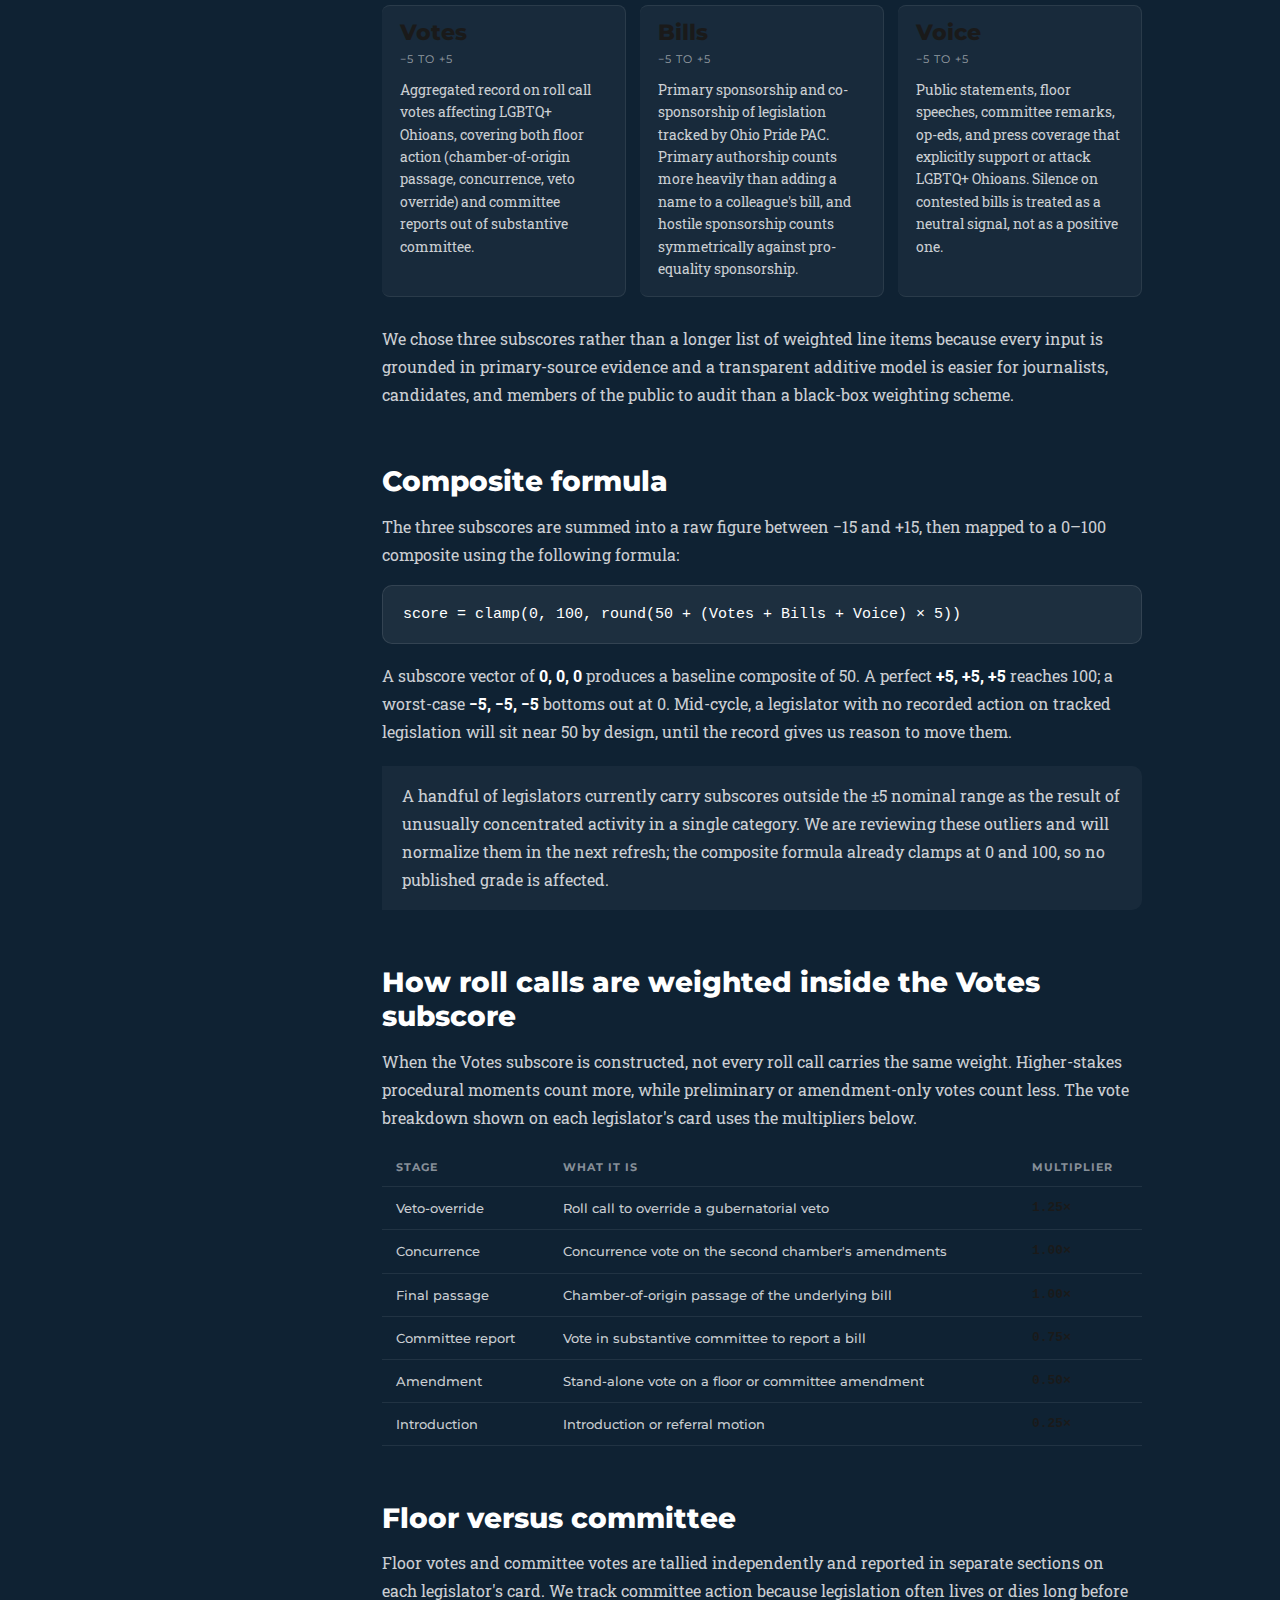
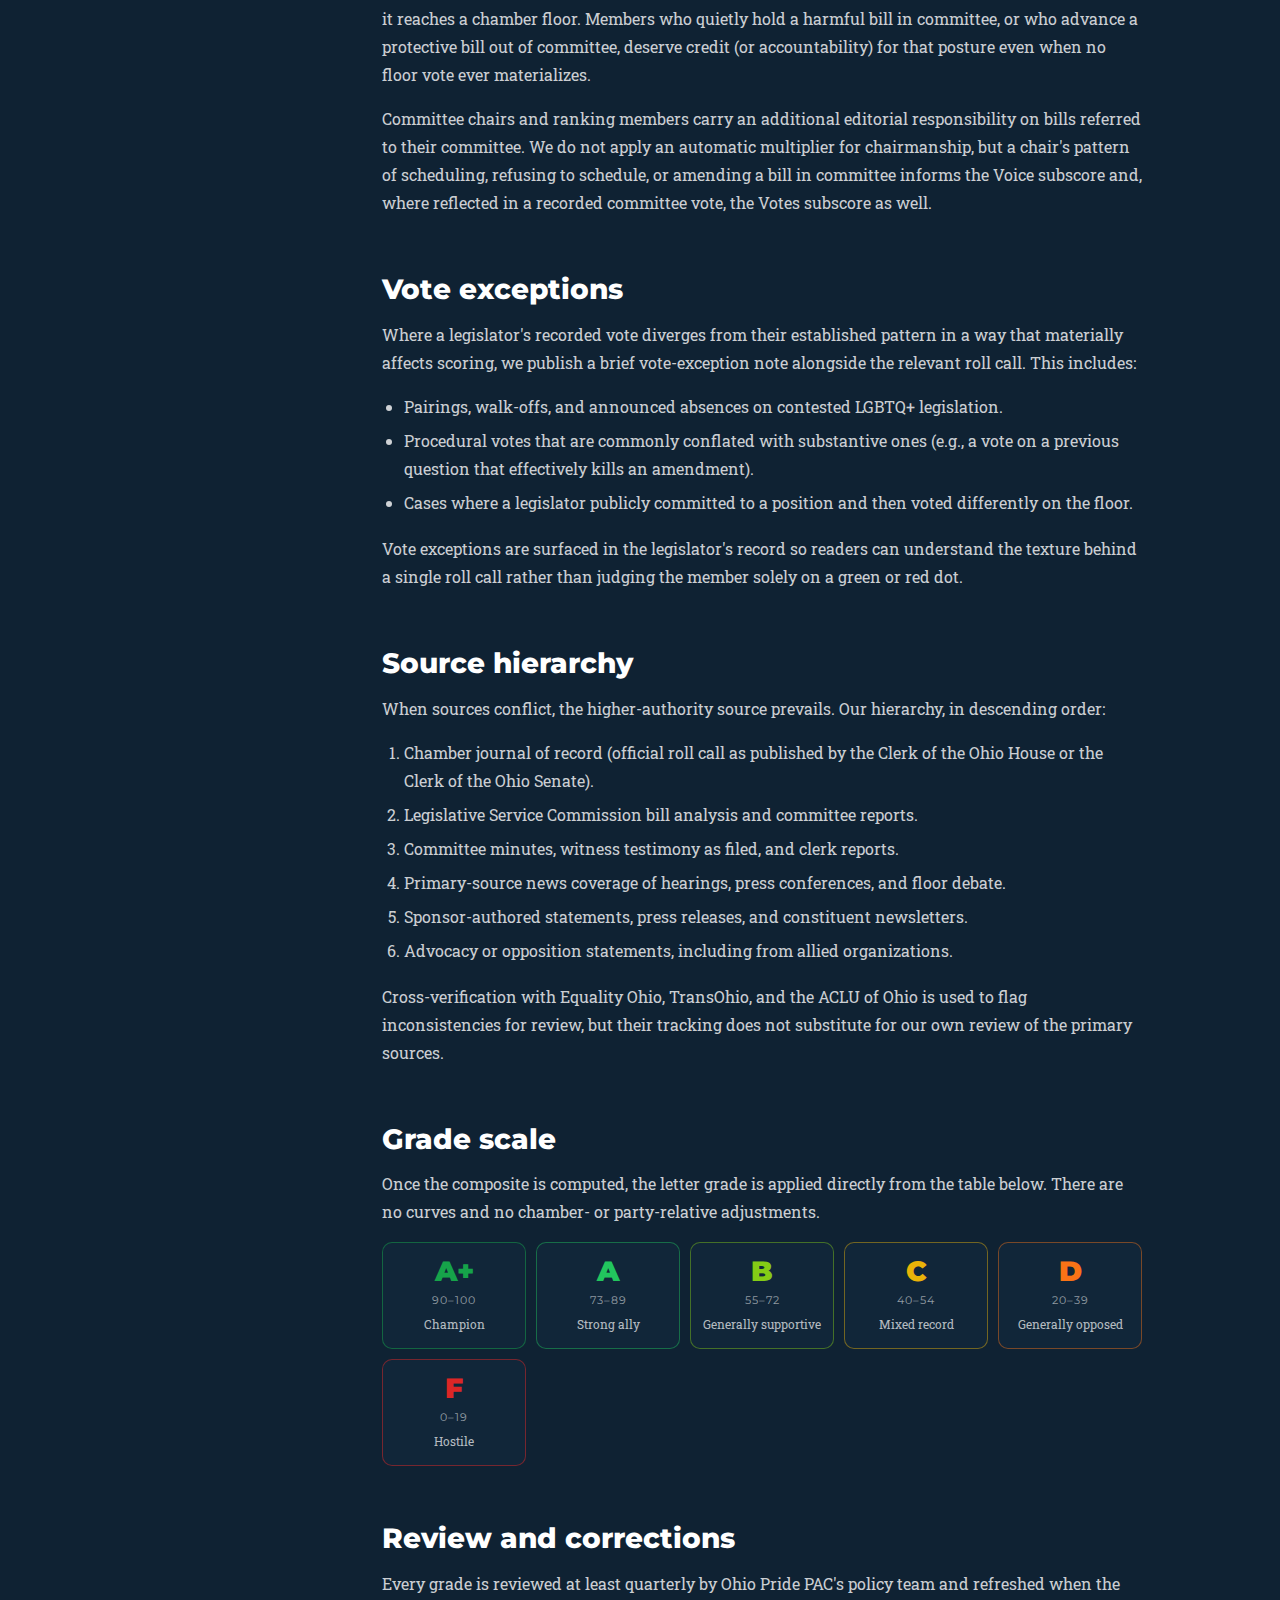
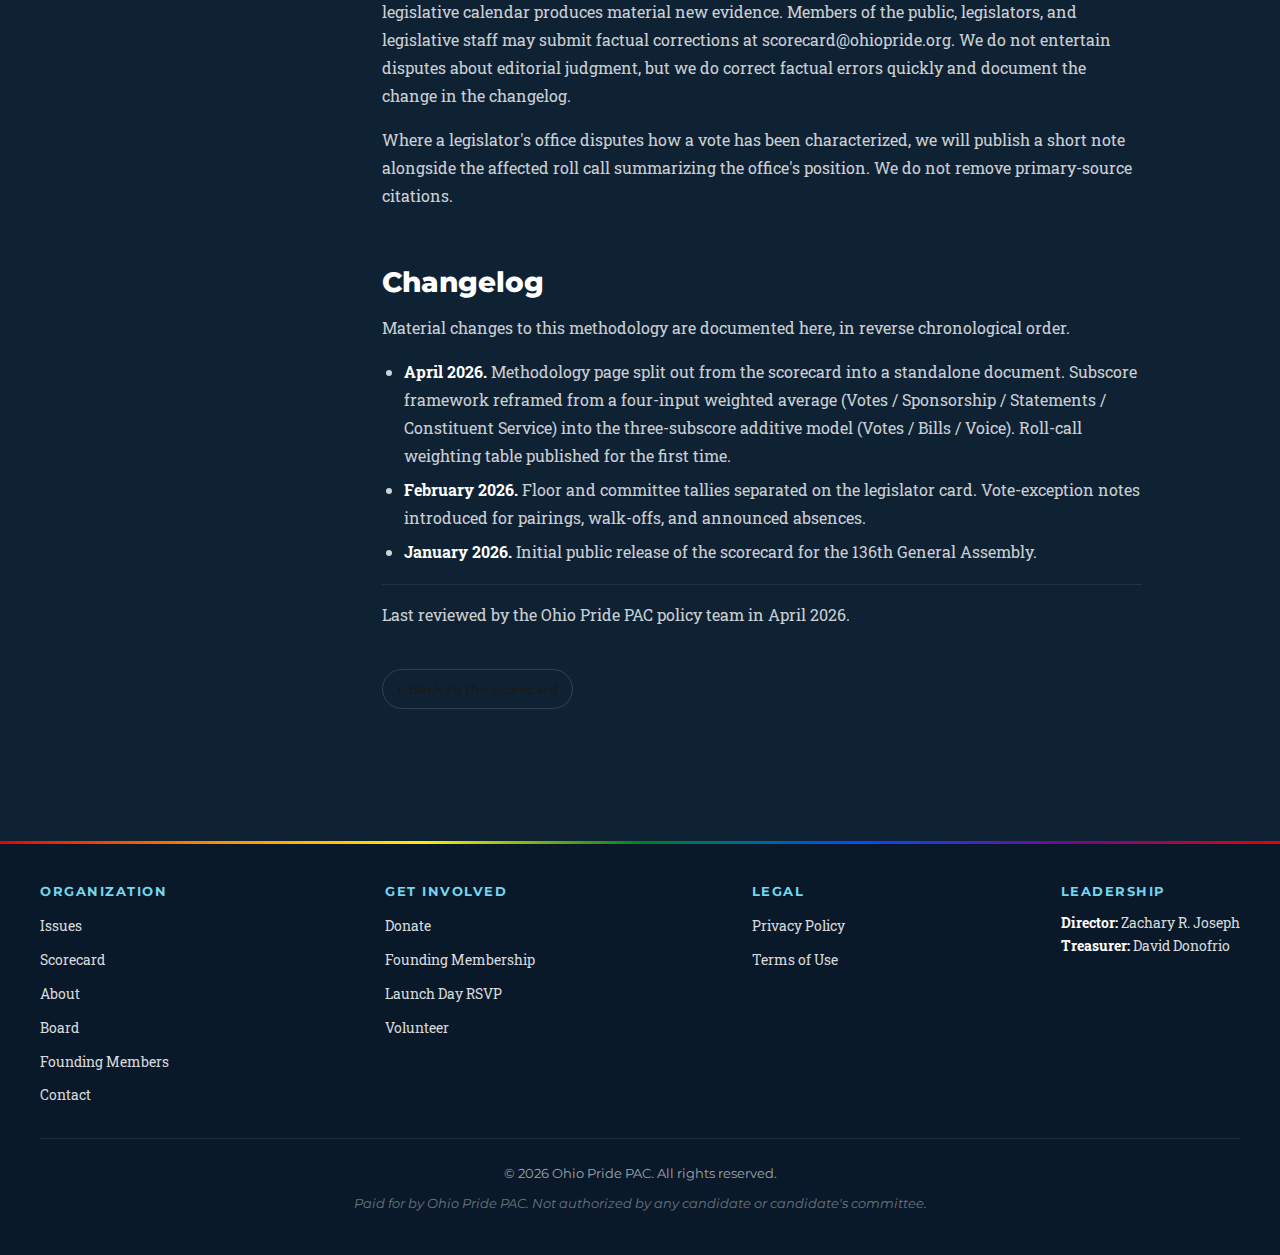
<file: methodology.html>
<!doctype html>
<html lang="en">
<head>
  <meta charset="UTF-8" />
  <meta name="viewport" content="width=device-width, initial-scale=1.0" />
  <title>Scoring Methodology | Ohio Pride PAC</title>
  <meta name="description" content="A complete, source-cited explanation of how Ohio Pride PAC scores Ohio legislators on LGBTQ+ equality. Built from Ohio General Assembly roll call records, sponsorship filings, and public statements." />
  <link rel="canonical" href="https://www.ohiopride.org/methodology" />

  <!-- Open Graph -->
  <meta property="og:type" content="article" />
  <meta property="og:title" content="Scoring Methodology | Ohio Pride PAC" />
  <meta property="og:description" content="A complete, source-cited explanation of how Ohio Pride PAC scores Ohio legislators on LGBTQ+ equality." />
  <meta property="og:url" content="https://www.ohiopride.org/methodology" />
  <meta property="og:site_name" content="Ohio Pride PAC" />
  <meta property="og:image" content="https://ohiopride.org/assets/social/og-image.png" />
  <meta name="twitter:card" content="summary_large_image" />
  <meta name="twitter:title" content="Scoring Methodology | Ohio Pride PAC" />
  <meta name="twitter:description" content="How Ohio Pride PAC scores every state lawmaker on LGBTQ+ equality." />
  <meta name="twitter:image" content="https://ohiopride.org/assets/social/og-image.png" />

  <!-- Favicons -->
  <link rel="icon" type="image/png" sizes="32x32" href="/assets/favicon/favicon-32.png" />
  <link rel="icon" type="image/png" sizes="16x16" href="/assets/favicon/favicon-16.png" />
  <link rel="icon" type="image/x-icon" href="/favicon.ico" />
  <link rel="apple-touch-icon" sizes="180x180" href="/assets/favicon/apple-touch-icon.png" />
  <meta name="theme-color" content="#0F2233" />

  <link rel="preconnect" href="https://fonts.googleapis.com" />
  <link rel="preconnect" href="https://fonts.gstatic.com" crossorigin />
  <link href="https://fonts.googleapis.com/css2?family=Montserrat:wght@400;500;600;700;800;900&family=Roboto+Slab:wght@400;500;700&display=swap" rel="stylesheet" />
  <link rel="stylesheet" href="/css/style.css" />
  <link rel="stylesheet" href="/css/site-template.css" />

  <style>
    body { background: var(--dark-bg); }

    /* ── Page layout ── */
    .meth-wrap {
      padding: 40px 0 100px;
    }
    .meth-grid {
      display: grid;
      grid-template-columns: 240px 1fr;
      gap: 48px;
      align-items: start;
    }
    @media (max-width: 900px) {
      .meth-grid { grid-template-columns: 1fr; gap: 24px; }
      .meth-toc { position: static; }
    }

    /* ── Sticky table of contents ── */
    .meth-toc {
      position: sticky;
      top: 96px;
      background: rgba(19, 45, 68, 0.5);
      border: 1px solid rgba(255, 255, 255, 0.08);
      border-radius: 12px;
      padding: 20px;
      backdrop-filter: blur(12px);
      -webkit-backdrop-filter: blur(12px);
    }
    .meth-toc-title {
      font-family: 'Montserrat', sans-serif;
      font-size: 11px;
      font-weight: 700;
      text-transform: uppercase;
      letter-spacing: 1.5px;
      color: rgba(255, 255, 255, 0.5);
      margin: 0 0 12px;
    }
    .meth-toc ol {
      list-style: none;
      padding: 0;
      margin: 0;
      counter-reset: toc;
    }
    .meth-toc li {
      counter-increment: toc;
      margin-bottom: 8px;
    }
    .meth-toc a {
      display: block;
      font-family: 'Montserrat', sans-serif;
      font-size: 13px;
      font-weight: 500;
      color: rgba(255, 255, 255, 0.7);
      text-decoration: none;
      padding: 6px 8px;
      border-left: 2px solid transparent;
      border-radius: 0 4px 4px 0;
      transition: color 0.15s, border-color 0.15s, background 0.15s;
    }
    .meth-toc a::before {
      content: counter(toc, decimal-leading-zero);
      color: rgba(255, 255, 255, 0.3);
      margin-right: 8px;
      font-weight: 700;
      font-size: 11px;
    }
    .meth-toc a:hover, .meth-toc a.active {
      color: var(--text-white);
      border-left-color: var(--text-accent);
      background: rgba(255, 255, 255, 0.04);
    }

    /* ── Article body ── */
    .meth-article {
      max-width: 760px;
    }
    .meth-article h2 {
      font-family: 'Montserrat', sans-serif;
      font-size: 28px;
      font-weight: 800;
      color: var(--text-white);
      margin: 0 0 14px;
      scroll-margin-top: 100px;
    }
    .meth-article h2:not(:first-of-type) { margin-top: 56px; }
    .meth-article h3 {
      font-family: 'Montserrat', sans-serif;
      font-size: 14px;
      font-weight: 700;
      color: var(--text-accent);
      text-transform: uppercase;
      letter-spacing: 1.2px;
      margin: 32px 0 10px;
    }
    .meth-article p, .meth-article li {
      font-family: 'Roboto Slab', serif;
      font-size: 16px;
      line-height: 1.75;
      color: rgba(255, 255, 255, 0.8);
    }
    .meth-article p { margin: 0 0 16px; }
    .meth-article ul, .meth-article ol { padding-left: 22px; margin: 8px 0 18px; }
    .meth-article li { margin-bottom: 6px; }
    .meth-article a { color: var(--text-accent); }
    .meth-article strong { color: var(--text-white); font-weight: 700; }

    .formula-box {
      background: rgba(255,255,255,0.06);
      border: 1px solid rgba(255,255,255,0.1);
      padding: 16px 20px;
      border-radius: 10px;
      font-family: 'JetBrains Mono', 'Menlo', monospace;
      font-size: 15px;
      color: var(--text-white);
      margin: 12px 0 18px;
      overflow-x: auto;
    }

    .pillar-grid {
      display: grid;
      grid-template-columns: repeat(auto-fit, minmax(200px, 1fr));
      gap: 14px;
      margin: 18px 0 28px;
    }
    .pillar-card {
      background: rgba(255,255,255,0.04);
      border: 1px solid rgba(255,255,255,0.08);
      border-left: 3px solid var(--text-accent);
      padding: 16px 18px;
      border-radius: 8px;
    }
    .pillar-card .pc-name {
      font-family: 'Montserrat', sans-serif;
      font-size: 22px;
      font-weight: 800;
      color: var(--text-accent);
      line-height: 1;
    }
    .pillar-card .pc-range {
      font-family: 'Montserrat', sans-serif;
      font-size: 11px;
      text-transform: uppercase;
      letter-spacing: 1px;
      color: rgba(255,255,255,0.55);
      margin-top: 6px;
    }
    .pillar-card .pc-desc {
      font-family: 'Roboto Slab', serif;
      font-size: 14px;
      color: rgba(255,255,255,0.78);
      margin-top: 10px;
      line-height: 1.6;
    }

    .weight-table {
      width: 100%;
      border-collapse: collapse;
      margin: 12px 0 24px;
    }
    .weight-table th, .weight-table td {
      font-family: 'Montserrat', sans-serif;
      font-size: 13px;
      text-align: left;
      padding: 10px 14px;
      border-bottom: 1px solid rgba(255,255,255,0.08);
    }
    .weight-table th {
      font-size: 11px;
      font-weight: 700;
      text-transform: uppercase;
      letter-spacing: 1px;
      color: rgba(255,255,255,0.5);
    }
    .weight-table td {
      color: rgba(255,255,255,0.78);
      font-weight: 500;
    }
    .weight-table td.mult {
      font-family: 'JetBrains Mono', 'Menlo', monospace;
      font-weight: 700;
      color: var(--text-accent);
    }

    .grade-scale {
      display: grid;
      grid-template-columns: repeat(auto-fit, minmax(120px, 1fr));
      gap: 10px;
      margin: 14px 0 24px;
    }
    .grade-tile {
      padding: 14px 12px;
      border-radius: 10px;
      border: 1px solid rgba(255,255,255,0.08);
      background: rgba(19,45,68,0.4);
      text-align: center;
    }
    .grade-tile .gt-letter {
      font-family: 'Montserrat', sans-serif;
      font-size: 28px;
      font-weight: 900;
      line-height: 1;
    }
    .grade-tile .gt-range {
      font-family: 'Montserrat', sans-serif;
      font-size: 11px;
      text-transform: uppercase;
      letter-spacing: 1px;
      color: rgba(255,255,255,0.55);
      margin-top: 6px;
    }
    .grade-tile .gt-label {
      font-family: 'Roboto Slab', serif;
      font-size: 12px;
      color: rgba(255,255,255,0.7);
      margin-top: 4px;
    }

    .callout {
      background: rgba(255,255,255,0.04);
      border-left: 3px solid var(--text-accent);
      padding: 16px 20px;
      border-radius: 0 10px 10px 0;
      margin: 20px 0;
    }
    .callout p:last-child { margin-bottom: 0; }

    .back-link {
      display: inline-flex;
      align-items: center;
      gap: 6px;
      font-family: 'Montserrat', sans-serif;
      font-size: 13px;
      font-weight: 600;
      color: rgba(255,255,255,0.7);
      text-decoration: none;
      padding: 8px 14px;
      border: 1px solid rgba(255,255,255,0.14);
      border-radius: 20px;
      margin-top: 24px;
      transition: background 0.15s, border-color 0.15s;
    }
    .back-link:hover {
      background: rgba(255,255,255,0.06);
      border-color: rgba(255,255,255,0.28);
    }

    .last-reviewed {
      font-family: 'Montserrat', sans-serif;
      font-size: 12px;
      color: rgba(255,255,255,0.5);
      margin-top: 28px;
      padding-top: 16px;
      border-top: 1px solid rgba(255,255,255,0.08);
    }
  </style>
</head>
<body>
  <div id="site-header"></div>

  <!-- Hero -->
  <section class="subpage-hero">
    <div class="container">
      <p class="section-label reveal">Reference Document</p>
      <h1 class="section-title reveal" style="font-size: clamp(32px, 5vw, 48px); margin-bottom: 12px;">
        Scoring<br>
        <span class="hero-gradient">Methodology.</span>
      </h1>
      <p style="color: rgba(255,255,255,0.7); max-width: 680px; margin-top: 16px; font-size: 15px;">
        A complete, source-cited explanation of how Ohio Pride PAC arrives at every legislator's grade. Written for journalists, policy staff, candidates, donors, and members of the public who want to audit our work.
      </p>
      <a class="back-link" href="/scorecard">&larr; Back to the scorecard</a>
    </div>
  </section>

  <section class="meth-wrap">
    <div class="container">
      <div class="meth-grid">

        <!-- Sticky table of contents -->
        <aside class="meth-toc" aria-label="Section navigation">
          <p class="meth-toc-title">Contents</p>
          <ol>
            <li><a href="#principles">Guiding principles</a></li>
            <li><a href="#scope">Scope of who is scored</a></li>
            <li><a href="#subscores">The three subscores</a></li>
            <li><a href="#composite">Composite formula</a></li>
            <li><a href="#weights">Roll-call weighting</a></li>
            <li><a href="#floor-vs-cmte">Floor vs. committee</a></li>
            <li><a href="#exceptions">Vote exceptions</a></li>
            <li><a href="#sources">Source hierarchy</a></li>
            <li><a href="#grade">Grade scale</a></li>
            <li><a href="#review">Review &amp; corrections</a></li>
            <li><a href="#changelog">Changelog</a></li>
          </ol>
        </aside>

        <article class="meth-article">

          <h2 id="principles">Guiding principles</h2>
          <p>The Ohio Pride PAC scorecard is editorial in nature: every component reflects considered judgment by our policy team about what a record on LGBTQ+ equality looks like in practice. We commit to four principles that govern every grade.</p>
          <p><strong>Primary sources first.</strong> Every roll call, sponsorship line, and floor statement we cite is anchored to an authoritative public record, with the chamber journal of the Ohio General Assembly as the canonical document. Secondary aggregators are used only for cross-verification and never to replace a primary source.</p>
          <p><strong>Transparent math.</strong> A composite score is built from three named subscores using a simple, additive formula that any reader can reproduce. We have deliberately avoided opaque weighting schemes that obscure how a number was reached.</p>
          <p><strong>Silence is not absolution.</strong> A legislator who avoids voting, refuses to take a public position, or routinely takes walk on contested LGBTQ+ legislation is recorded as such. Strategic absence is part of a record.</p>
          <p><strong>Correctable in public.</strong> We publish a changelog and accept written corrections. When evidence warrants, scores move, and the move is documented.</p>

          <h2 id="scope">Scope of who is scored</h2>
          <p>The scorecard covers all 132 sitting members of the Ohio General Assembly: 99 House members and 33 Senate members. Vacancies are noted but not graded. Members who serve only a partial term receive a partial-term notation alongside their grade. Statewide officeholders, judges, members of Congress, and local officials are out of scope; separate scorecards may be issued for those offices in future cycles.</p>

          <h2 id="subscores">The three subscores</h2>
          <p>Each legislator receives three editorial subscores. Each subscore ranges from <strong>&minus;5</strong>, indicating a consistent record against LGBTQ+ Ohioans, to <strong>+5</strong>, indicating a consistent pro-equality record. The subscores are independent and capture different signals, which is why we report them individually as well as in aggregate.</p>

          <div class="pillar-grid">
            <div class="pillar-card">
              <div class="pc-name">Votes</div>
              <div class="pc-range">&minus;5 to +5</div>
              <div class="pc-desc">Aggregated record on roll call votes affecting LGBTQ+ Ohioans, covering both floor action (chamber-of-origin passage, concurrence, veto override) and committee reports out of substantive committee.</div>
            </div>
            <div class="pillar-card">
              <div class="pc-name">Bills</div>
              <div class="pc-range">&minus;5 to +5</div>
              <div class="pc-desc">Primary sponsorship and co-sponsorship of legislation tracked by Ohio Pride PAC. Primary authorship counts more heavily than adding a name to a colleague's bill, and hostile sponsorship counts symmetrically against pro-equality sponsorship.</div>
            </div>
            <div class="pillar-card">
              <div class="pc-name">Voice</div>
              <div class="pc-range">&minus;5 to +5</div>
              <div class="pc-desc">Public statements, floor speeches, committee remarks, op-eds, and press coverage that explicitly support or attack LGBTQ+ Ohioans. Silence on contested bills is treated as a neutral signal, not as a positive one.</div>
            </div>
          </div>

          <p>We chose three subscores rather than a longer list of weighted line items because every input is grounded in primary-source evidence and a transparent additive model is easier for journalists, candidates, and members of the public to audit than a black-box weighting scheme.</p>

          <h2 id="composite">Composite formula</h2>
          <p>The three subscores are summed into a raw figure between &minus;15 and +15, then mapped to a 0&ndash;100 composite using the following formula:</p>
          <div class="formula-box">score = clamp(0, 100, round(50 + (Votes + Bills + Voice) &times; 5))</div>
          <p>A subscore vector of <strong>0, 0, 0</strong> produces a baseline composite of 50. A perfect <strong>+5, +5, +5</strong> reaches 100; a worst-case <strong>&minus;5, &minus;5, &minus;5</strong> bottoms out at 0. Mid-cycle, a legislator with no recorded action on tracked legislation will sit near 50 by design, until the record gives us reason to move them.</p>
          <div class="callout">
            <p style="margin: 0;">A handful of legislators currently carry subscores outside the &plusmn;5 nominal range as the result of unusually concentrated activity in a single category. We are reviewing these outliers and will normalize them in the next refresh; the composite formula already clamps at 0 and 100, so no published grade is affected.</p>
          </div>

          <h2 id="weights">How roll calls are weighted inside the Votes subscore</h2>
          <p>When the Votes subscore is constructed, not every roll call carries the same weight. Higher-stakes procedural moments count more, while preliminary or amendment-only votes count less. The vote breakdown shown on each legislator's card uses the multipliers below.</p>

          <table class="weight-table">
            <thead>
              <tr>
                <th>Stage</th>
                <th>What it is</th>
                <th>Multiplier</th>
              </tr>
            </thead>
            <tbody>
              <tr><td>Veto-override</td><td>Roll call to override a gubernatorial veto</td><td class="mult">1.25&times;</td></tr>
              <tr><td>Concurrence</td><td>Concurrence vote on the second chamber's amendments</td><td class="mult">1.00&times;</td></tr>
              <tr><td>Final passage</td><td>Chamber-of-origin passage of the underlying bill</td><td class="mult">1.00&times;</td></tr>
              <tr><td>Committee report</td><td>Vote in substantive committee to report a bill</td><td class="mult">0.75&times;</td></tr>
              <tr><td>Amendment</td><td>Stand-alone vote on a floor or committee amendment</td><td class="mult">0.50&times;</td></tr>
              <tr><td>Introduction</td><td>Introduction or referral motion</td><td class="mult">0.25&times;</td></tr>
            </tbody>
          </table>

          <h2 id="floor-vs-cmte">Floor versus committee</h2>
          <p>Floor votes and committee votes are tallied independently and reported in separate sections on each legislator's card. We track committee action because legislation often lives or dies long before it reaches a chamber floor. Members who quietly hold a harmful bill in committee, or who advance a protective bill out of committee, deserve credit (or accountability) for that posture even when no floor vote ever materializes.</p>
          <p>Committee chairs and ranking members carry an additional editorial responsibility on bills referred to their committee. We do not apply an automatic multiplier for chairmanship, but a chair's pattern of scheduling, refusing to schedule, or amending a bill in committee informs the Voice subscore and, where reflected in a recorded committee vote, the Votes subscore as well.</p>

          <h2 id="exceptions">Vote exceptions</h2>
          <p>Where a legislator's recorded vote diverges from their established pattern in a way that materially affects scoring, we publish a brief vote-exception note alongside the relevant roll call. This includes:</p>
          <ul>
            <li>Pairings, walk-offs, and announced absences on contested LGBTQ+ legislation.</li>
            <li>Procedural votes that are commonly conflated with substantive ones (e.g., a vote on a previous question that effectively kills an amendment).</li>
            <li>Cases where a legislator publicly committed to a position and then voted differently on the floor.</li>
          </ul>
          <p>Vote exceptions are surfaced in the legislator's record so readers can understand the texture behind a single roll call rather than judging the member solely on a green or red dot.</p>

          <h2 id="sources">Source hierarchy</h2>
          <p>When sources conflict, the higher-authority source prevails. Our hierarchy, in descending order:</p>
          <ol>
            <li>Chamber journal of record (official roll call as published by the Clerk of the Ohio House or the Clerk of the Ohio Senate).</li>
            <li>Legislative Service Commission bill analysis and committee reports.</li>
            <li>Committee minutes, witness testimony as filed, and clerk reports.</li>
            <li>Primary-source news coverage of hearings, press conferences, and floor debate.</li>
            <li>Sponsor-authored statements, press releases, and constituent newsletters.</li>
            <li>Advocacy or opposition statements, including from allied organizations.</li>
          </ol>
          <p>Cross-verification with Equality Ohio, TransOhio, and the ACLU of Ohio is used to flag inconsistencies for review, but their tracking does not substitute for our own review of the primary sources.</p>

          <h2 id="grade">Grade scale</h2>
          <p>Once the composite is computed, the letter grade is applied directly from the table below. There are no curves and no chamber- or party-relative adjustments.</p>
          <div class="grade-scale">
            <div class="grade-tile" style="border-color: rgba(22,163,74,0.5);"><div class="gt-letter" style="color:#16a34a;">A+</div><div class="gt-range">90&ndash;100</div><div class="gt-label">Champion</div></div>
            <div class="grade-tile" style="border-color: rgba(34,197,94,0.45);"><div class="gt-letter" style="color:#22c55e;">A</div><div class="gt-range">73&ndash;89</div><div class="gt-label">Strong ally</div></div>
            <div class="grade-tile" style="border-color: rgba(132,204,22,0.45);"><div class="gt-letter" style="color:#84cc16;">B</div><div class="gt-range">55&ndash;72</div><div class="gt-label">Generally supportive</div></div>
            <div class="grade-tile" style="border-color: rgba(234,179,8,0.45);"><div class="gt-letter" style="color:#eab308;">C</div><div class="gt-range">40&ndash;54</div><div class="gt-label">Mixed record</div></div>
            <div class="grade-tile" style="border-color: rgba(249,115,22,0.45);"><div class="gt-letter" style="color:#f97316;">D</div><div class="gt-range">20&ndash;39</div><div class="gt-label">Generally opposed</div></div>
            <div class="grade-tile" style="border-color: rgba(220,38,38,0.5);"><div class="gt-letter" style="color:#dc2626;">F</div><div class="gt-range">0&ndash;19</div><div class="gt-label">Hostile</div></div>
          </div>

          <h2 id="review">Review and corrections</h2>
          <p>Every grade is reviewed at least quarterly by Ohio Pride PAC's policy team and refreshed when the legislative calendar produces material new evidence. Members of the public, legislators, and legislative staff may submit factual corrections at <a href="mailto:scorecard@ohiopride.org">scorecard@ohiopride.org</a>. We do not entertain disputes about editorial judgment, but we do correct factual errors quickly and document the change in the changelog.</p>
          <p>Where a legislator's office disputes how a vote has been characterized, we will publish a short note alongside the affected roll call summarizing the office's position. We do not remove primary-source citations.</p>

          <h2 id="changelog">Changelog</h2>
          <p>Material changes to this methodology are documented here, in reverse chronological order.</p>
          <ul>
            <li><strong>April 2026.</strong> Methodology page split out from the scorecard into a standalone document. Subscore framework reframed from a four-input weighted average (Votes / Sponsorship / Statements / Constituent Service) into the three-subscore additive model (Votes / Bills / Voice). Roll-call weighting table published for the first time.</li>
            <li><strong>February 2026.</strong> Floor and committee tallies separated on the legislator card. Vote-exception notes introduced for pairings, walk-offs, and announced absences.</li>
            <li><strong>January 2026.</strong> Initial public release of the scorecard for the 136th General Assembly.</li>
          </ul>

          <p class="last-reviewed">Last reviewed by the Ohio Pride PAC policy team in April 2026.</p>

          <a class="back-link" href="/scorecard">&larr; Back to the scorecard</a>
        </article>
      </div>
    </div>
  </section>

  <div id="site-footer"></div>

  <script src="/js/main.js" defer></script>
  <script src="/js/site-template.js" defer></script>
  <script>
    // Scroll-spy for the sticky table of contents.
    document.addEventListener('DOMContentLoaded', function() {
      var tocLinks = document.querySelectorAll('.meth-toc a');
      var sections = Array.prototype.map.call(tocLinks, function(a) {
        return document.getElementById(a.getAttribute('href').slice(1));
      });
      function syncActive() {
        var pos = window.scrollY + 140;
        var activeIdx = 0;
        for (var i = 0; i < sections.length; i++) {
          if (sections[i] && sections[i].offsetTop <= pos) activeIdx = i;
        }
        tocLinks.forEach(function(a, i) {
          if (i === activeIdx) a.classList.add('active');
          else a.classList.remove('active');
        });
      }
      window.addEventListener('scroll', syncActive, { passive: true });
      syncActive();
    });
  </script>
</body>
</html>
</file>
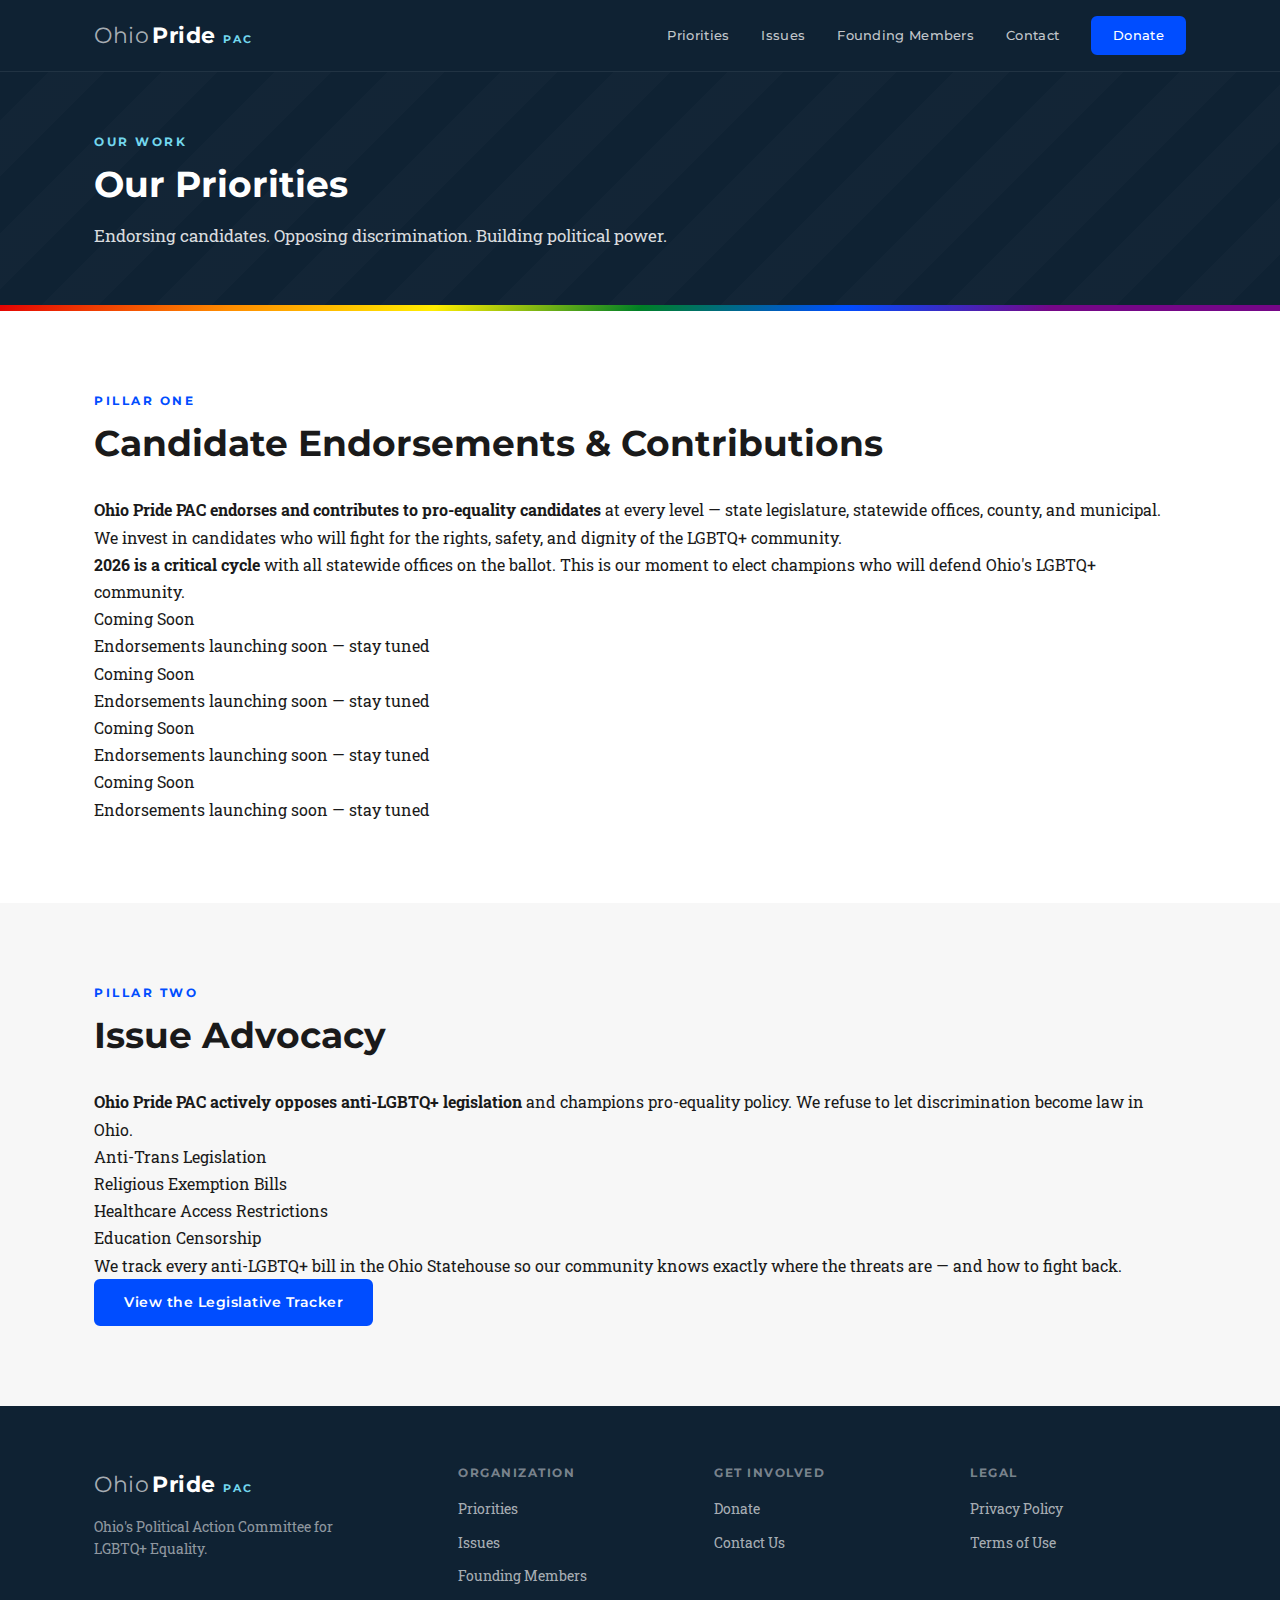
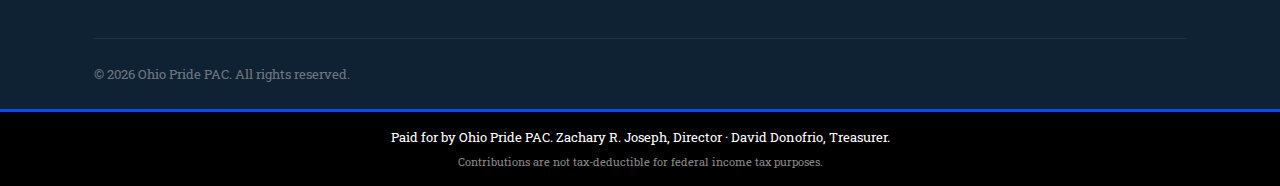
<file: priorities.html>
<!DOCTYPE html>
<html lang="en">
<head>
  <meta charset="UTF-8">
  <meta name="viewport" content="width=device-width, initial-scale=1.0">
  <title>Our Priorities — Ohio Pride PAC</title>
  <meta name="description" content="Ohio Pride PAC endorses pro-equality candidates and opposes anti-LGBTQ+ legislation across Ohio.">
  <link rel="preconnect" href="https://fonts.googleapis.com">
  <link rel="preconnect" href="https://fonts.gstatic.com" crossorigin>
  <link href="https://fonts.googleapis.com/css2?family=Montserrat:wght@400;600;700&family=Roboto+Slab:wght@400;500&display=swap" rel="stylesheet">
  <link rel="stylesheet" href="/css/style.css">
</head>
<body>

  <!-- Navigation -->
  <nav class="nav nav-solid" id="nav">
    <div class="nav-inner">
      <a href="/" class="nav-logo">
        <span class="logo-ohio">Ohio</span><span class="logo-pride">Pride</span> <span class="logo-pac">PAC</span>
      </a>
      <button class="nav-toggle" id="navToggle" aria-label="Toggle navigation" aria-expanded="false">
        <span></span><span></span><span></span>
      </button>
      <div class="nav-links" id="navLinks">
        <a href="/priorities.html">Priorities</a>
        <a href="/issues.html">Issues</a>
        <a href="/founding-members.html">Founding Members</a>
        <a href="/contact.html">Contact</a>
        <a href="/donate.html" class="btn btn-nav">Donate</a>
      </div>
    </div>
  </nav>

  <!-- Hero -->
  <header class="subpage-hero">
    <div class="container">
      <div class="section-label">Our Work</div>
      <h1 class="section-title">Our Priorities</h1>
      <p class="subpage-hero-sub">Endorsing candidates. Opposing discrimination. Building political power.</p>
    </div>
  </header>

  <!-- Candidate Endorsements -->
  <section class="section">
    <div class="container">
      <div class="section-label">Pillar One</div>
      <h2 class="section-title">Candidate Endorsements &amp; Contributions</h2>
      <p class="priorities-intro">
        <strong>Ohio Pride PAC endorses and contributes to pro-equality candidates</strong> at every level — state legislature, statewide offices, county, and municipal. We invest in candidates who will fight for the rights, safety, and dignity of the LGBTQ+ community.
      </p>
      <p class="priorities-intro">
        <strong>2026 is a critical cycle</strong> with all statewide offices on the ballot. This is our moment to elect champions who will defend Ohio's LGBTQ+ community.
      </p>
      <div class="endorsement-grid">
        <div class="endorsement-card">
          <div class="coming-soon-badge">Coming Soon</div>
          <p class="card-placeholder">Endorsements launching soon — stay tuned</p>
        </div>
        <div class="endorsement-card">
          <div class="coming-soon-badge">Coming Soon</div>
          <p class="card-placeholder">Endorsements launching soon — stay tuned</p>
        </div>
        <div class="endorsement-card">
          <div class="coming-soon-badge">Coming Soon</div>
          <p class="card-placeholder">Endorsements launching soon — stay tuned</p>
        </div>
        <div class="endorsement-card">
          <div class="coming-soon-badge">Coming Soon</div>
          <p class="card-placeholder">Endorsements launching soon — stay tuned</p>
        </div>
      </div>
    </div>
  </section>

  <!-- Issue Advocacy -->
  <section class="section" style="background: var(--bg-light);">
    <div class="container">
      <div class="section-label">Pillar Two</div>
      <h2 class="section-title">Issue Advocacy</h2>
      <p class="priorities-intro">
        <strong>Ohio Pride PAC actively opposes anti-LGBTQ+ legislation</strong> and champions pro-equality policy. We refuse to let discrimination become law in Ohio.
      </p>
      <div class="policy-tags">
        <div class="policy-tag">Anti-Trans Legislation</div>
        <div class="policy-tag">Religious Exemption Bills</div>
        <div class="policy-tag">Healthcare Access Restrictions</div>
        <div class="policy-tag">Education Censorship</div>
      </div>
      <div class="cta-tracker">
        <p>We track every anti-LGBTQ+ bill in the Ohio Statehouse so our community knows exactly where the threats are — and how to fight back.</p>
        <a href="/issues.html" class="btn btn-primary">View the Legislative Tracker</a>
      </div>
    </div>
  </section>

  <!-- Footer -->
  <footer class="footer">
    <div class="container">
      <div class="footer-grid">
        <div class="footer-brand">
          <a href="/" class="nav-logo footer-logo">
            <span class="logo-ohio">Ohio</span><span class="logo-pride">Pride</span> <span class="logo-pac">PAC</span>
          </a>
          <p class="footer-tagline">Ohio's Political Action Committee for LGBTQ+ Equality.</p>
        </div>
        <div class="footer-links">
          <h4>Organization</h4>
          <a href="/priorities.html">Priorities</a>
          <a href="/issues.html">Issues</a>
          <a href="/founding-members.html">Founding Members</a>
        </div>
        <div class="footer-links">
          <h4>Get Involved</h4>
          <a href="/donate.html">Donate</a>
          <a href="/contact.html">Contact Us</a>
        </div>
        <div class="footer-links">
          <h4>Legal</h4>
          <a href="/privacy">Privacy Policy</a>
          <a href="/terms">Terms of Use</a>
        </div>
      </div>
      <div class="footer-bottom">
        <p>&copy; 2026 Ohio Pride PAC. All rights reserved.</p>
      </div>
    </div>
  </footer>

  <div class="compliance-footer">
    <div class="container">
      <p>Paid for by Ohio Pride PAC. Zachary R. Joseph, Director &middot; David Donofrio, Treasurer.</p>
      <p class="irs-line">Contributions are not tax-deductible for federal income tax purposes.</p>
    </div>
  </div>

  <script src="/js/main.js"></script>
</body>
</html>
</file>
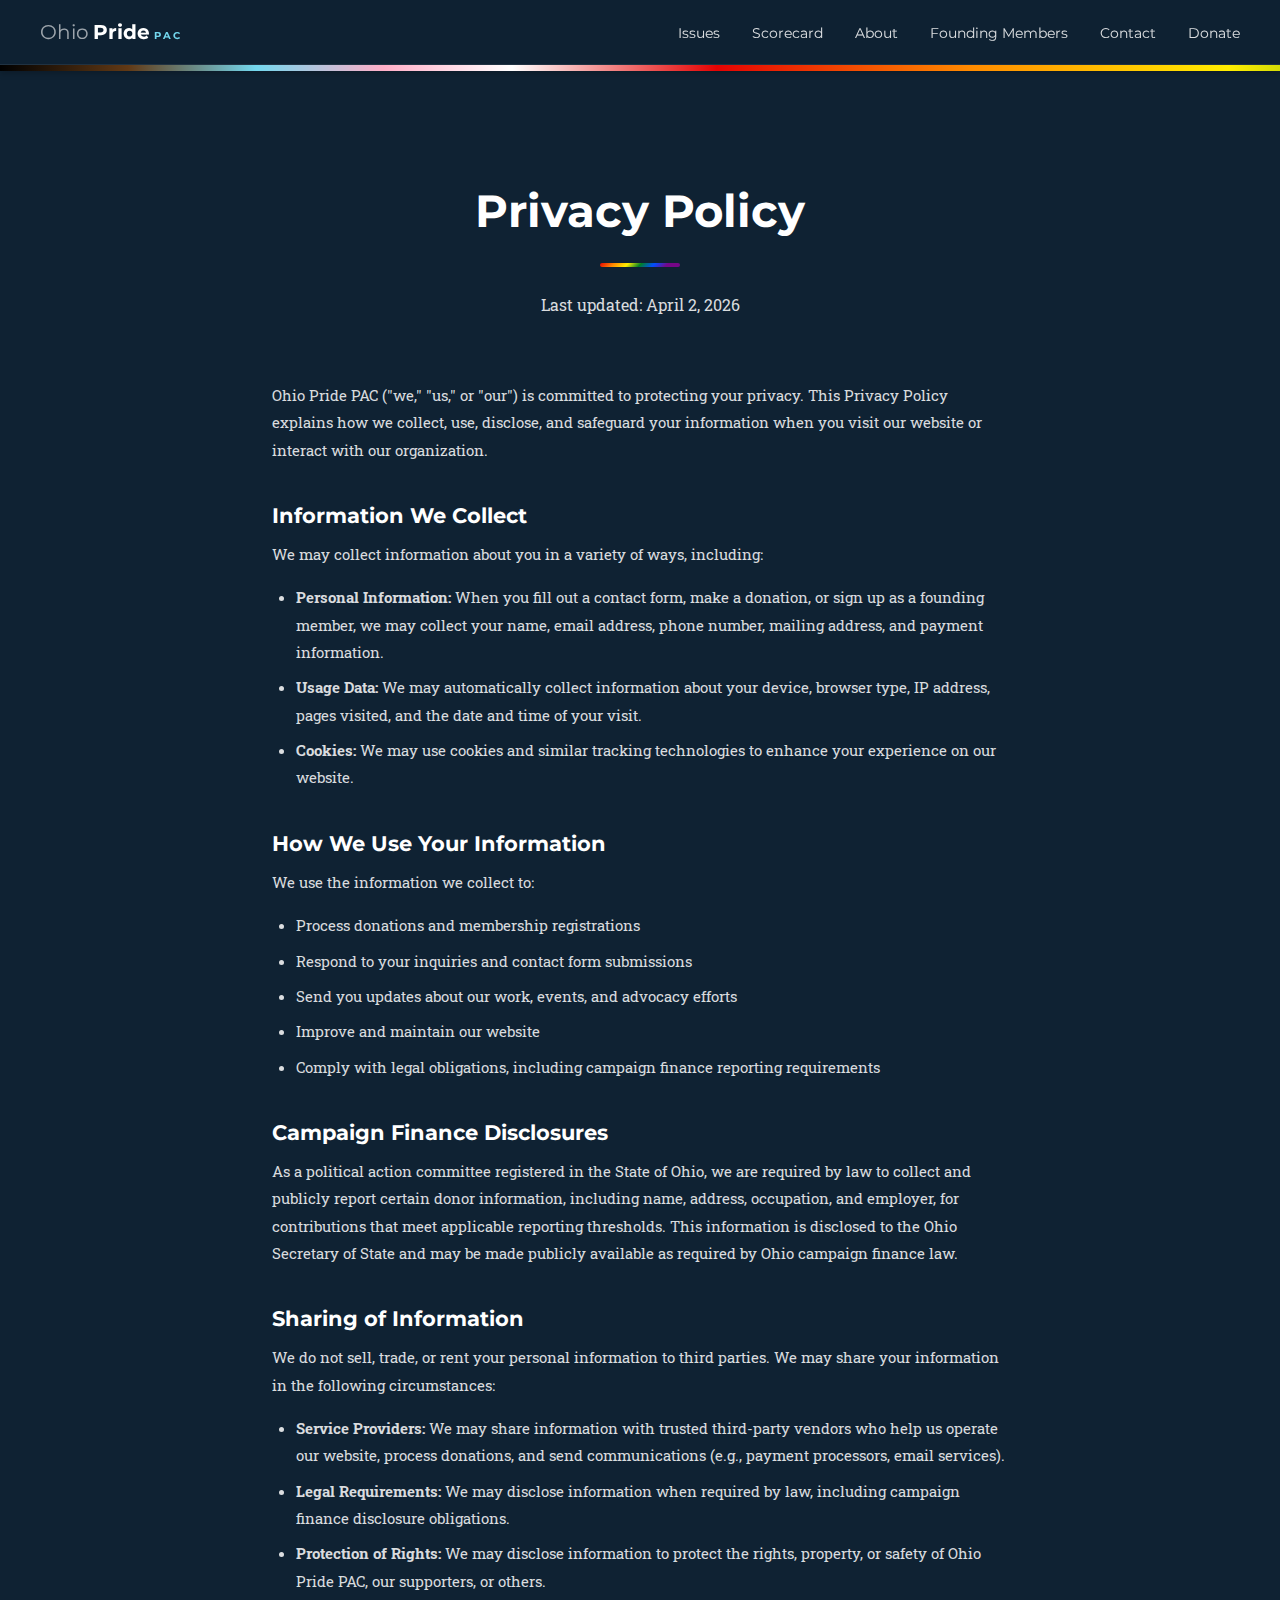
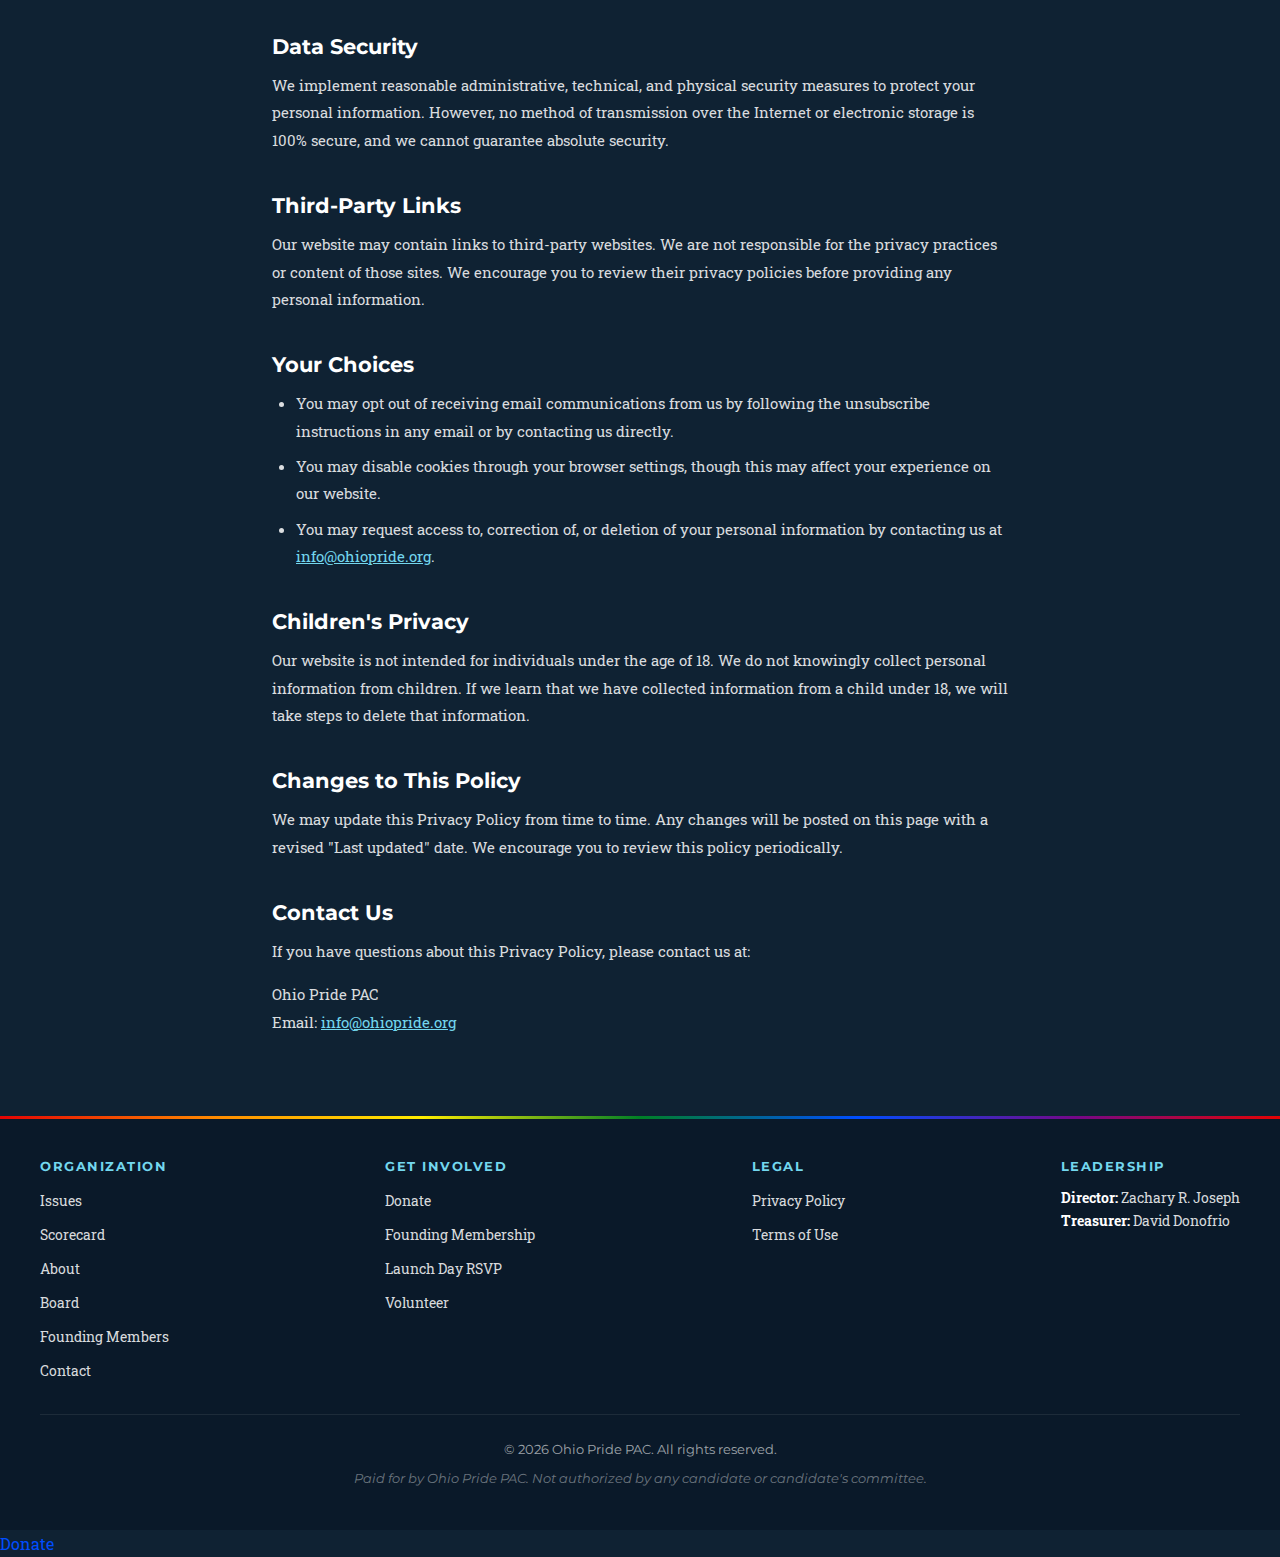
<file: privacy.html>
<!doctype html>
<html lang="en">
  <head>
    <meta charset="UTF-8" />
    <meta name="viewport" content="width=device-width, initial-scale=1.0" />
    <title>Privacy Policy | Ohio Pride PAC</title>
    <meta
      name="description"
      content="Privacy Policy for Ohio Pride PAC. Learn how we collect, use, and protect your personal information."
    />
    <link rel="canonical" href="https://www.ohiopride.org/privacy" />
    <meta property="og:type" content="website" />
    <meta property="og:title" content="Privacy Policy | Ohio Pride PAC" />
    <meta property="og:description" content="Privacy Policy for Ohio Pride PAC. Learn how we collect, use, and protect your personal information." />
    <meta property="og:url" content="https://www.ohiopride.org/privacy" />
    <meta property="og:site_name" content="Ohio Pride PAC" />
    <meta name="twitter:card" content="summary" />
    <meta name="twitter:title" content="Privacy Policy | Ohio Pride PAC" />
    <meta name="twitter:description" content="Privacy Policy for Ohio Pride PAC. Learn how we collect, use, and protect your personal information." />
    <link rel="preconnect" href="https://fonts.googleapis.com" />
    <link rel="preconnect" href="https://fonts.gstatic.com" crossorigin />
    <link
      href="https://fonts.googleapis.com/css2?family=Montserrat:wght@400;600;700&family=Roboto+Slab:wght@400;500&display=swap"
      rel="stylesheet"
    />
    <link rel="stylesheet" href="/css/style.css" />
    <style>
      body {
        background: var(--dark-bg);
      }
      .legal-hero {
        padding: calc(var(--nav-height) + 3rem) 2rem 2rem;
        text-align: center;
      }
      .legal-hero h1 {
        font-family: "Montserrat", sans-serif;
        font-size: clamp(1.8rem, 4vw, 2.8rem);
        font-weight: 700;
        color: var(--text-white);
        margin-bottom: 0.5rem;
      }
      .legal-hero .hero-divider {
        width: 80px;
        height: 4px;
        background: var(--pride-gradient);
        margin: 1.5rem auto;
        border-radius: 2px;
      }
      .legal-hero p {
        font-family: "Roboto Slab", serif;
        color: var(--text-light);
        font-size: 1rem;
      }
      .legal-body {
        max-width: 800px;
        margin: 0 auto;
        padding: 2rem;
      }
      .legal-body h2 {
        font-family: "Montserrat", sans-serif;
        font-size: 1.3rem;
        font-weight: 700;
        color: var(--text-white);
        margin-top: 2.5rem;
        margin-bottom: 0.75rem;
      }
      .legal-body p,
      .legal-body li {
        font-family: "Roboto Slab", serif;
        color: var(--text-light);
        font-size: 0.95rem;
        line-height: 1.8;
        margin-bottom: 1rem;
      }
      .legal-body ul {
        padding-left: 1.5rem;
        margin-bottom: 1rem;
      }
      .legal-body li {
        margin-bottom: 0.5rem;
      }
      .legal-body a {
        color: var(--color-light-blue, #60a5fa);
        text-decoration: underline;
      }
    </style>
  <link rel="stylesheet" href="/css/site-template.css">
  </head>
  <body>
<div id="site-header"></div>

    <section class="legal-hero">
      <h1>Privacy Policy</h1>
      <div class="hero-divider"></div>
      <p>Last updated: April 2, 2026</p>
    </section>

    <div class="legal-body">
      <p>
        Ohio Pride PAC ("we," "us," or "our") is committed to protecting your
        privacy. This Privacy Policy explains how we collect, use, disclose, and
        safeguard your information when you visit our website or interact with
        our organization.
      </p>

      <h2>Information We Collect</h2>
      <p>We may collect information about you in a variety of ways, including:</p>
      <ul>
        <li>
          <strong>Personal Information:</strong> When you fill out a contact
          form, make a donation, or sign up as a founding member, we may collect
          your name, email address, phone number, mailing address, and payment
          information.
        </li>
        <li>
          <strong>Usage Data:</strong> We may automatically collect information
          about your device, browser type, IP address, pages visited, and the
          date and time of your visit.
        </li>
        <li>
          <strong>Cookies:</strong> We may use cookies and similar tracking
          technologies to enhance your experience on our website.
        </li>
      </ul>

      <h2>How We Use Your Information</h2>
      <p>We use the information we collect to:</p>
      <ul>
        <li>Process donations and membership registrations</li>
        <li>Respond to your inquiries and contact form submissions</li>
        <li>Send you updates about our work, events, and advocacy efforts</li>
        <li>Improve and maintain our website</li>
        <li>Comply with legal obligations, including campaign finance reporting requirements</li>
      </ul>

      <h2>Campaign Finance Disclosures</h2>
      <p>
        As a political action committee registered in the State of Ohio, we are
        required by law to collect and publicly report certain donor information,
        including name, address, occupation, and employer, for contributions that
        meet applicable reporting thresholds. This information is disclosed to
        the Ohio Secretary of State and may be made publicly available as
        required by Ohio campaign finance law.
      </p>

      <h2>Sharing of Information</h2>
      <p>
        We do not sell, trade, or rent your personal information to third
        parties. We may share your information in the following circumstances:
      </p>
      <ul>
        <li>
          <strong>Service Providers:</strong> We may share information with
          trusted third-party vendors who help us operate our website, process
          donations, and send communications (e.g., payment processors, email
          services).
        </li>
        <li>
          <strong>Legal Requirements:</strong> We may disclose information when
          required by law, including campaign finance disclosure obligations.
        </li>
        <li>
          <strong>Protection of Rights:</strong> We may disclose information to
          protect the rights, property, or safety of Ohio Pride PAC, our
          supporters, or others.
        </li>
      </ul>

      <h2>Data Security</h2>
      <p>
        We implement reasonable administrative, technical, and physical security
        measures to protect your personal information. However, no method of
        transmission over the Internet or electronic storage is 100% secure, and
        we cannot guarantee absolute security.
      </p>

      <h2>Third-Party Links</h2>
      <p>
        Our website may contain links to third-party websites. We are not
        responsible for the privacy practices or content of those sites. We
        encourage you to review their privacy policies before providing any
        personal information.
      </p>

      <h2>Your Choices</h2>
      <ul>
        <li>
          You may opt out of receiving email communications from us by following
          the unsubscribe instructions in any email or by contacting us directly.
        </li>
        <li>
          You may disable cookies through your browser settings, though this may
          affect your experience on our website.
        </li>
        <li>
          You may request access to, correction of, or deletion of your personal
          information by contacting us at
          <a href="mailto:info@ohiopride.org">info@ohiopride.org</a>.
        </li>
      </ul>

      <h2>Children's Privacy</h2>
      <p>
        Our website is not intended for individuals under the age of 18. We do
        not knowingly collect personal information from children. If we learn
        that we have collected information from a child under 18, we will take
        steps to delete that information.
      </p>

      <h2>Changes to This Policy</h2>
      <p>
        We may update this Privacy Policy from time to time. Any changes will be
        posted on this page with a revised "Last updated" date. We encourage you
        to review this policy periodically.
      </p>

      <h2>Contact Us</h2>
      <p>
        If you have questions about this Privacy Policy, please contact us at:
      </p>
      <p>
        Ohio Pride PAC<br />
        Email: <a href="mailto:info@ohiopride.org">info@ohiopride.org</a>
      </p>
    </div>

<div id="site-footer"></div>

    <a href="/donate" class="mobile-donate-fab">Donate</a>
    <script src="/js/main.js" defer></script>
    <script src="/js/enhancements.js" defer></script>
    <script src="/js/site-template.js" defer></script>
  </body>
</html>
</file>
<file: css/style.css>
/* ============================================================
   Ohio Pride PAC — Brand Stylesheet
   Progress Pride Palette · Montserrat + Roboto Slab
   Last updated: February 2026
   ============================================================ */

/* --- CSS Custom Properties (Brand Architecture Guide) --- */
:root {
  /* Progress Pride Palette */
  --color-red: #E40303;
  --color-orange: #FF8C00;
  --color-yellow: #FFED00;
  --color-green: #008026;
  --color-blue: #004DFF;
  --color-violet: #750787;
  --color-black: #000000;
  --color-brown: #613915;
  --color-light-blue: #73D7EE;
  --color-pink: #FFAFC8;
  --color-white: #FFFFFF;

  /* Extended palette */
  --dark-bg: #0f2233;
  --dark-bg-light: #1a3a52;
  --dark-bg-lighter: #234a66;

  /* Semantic colors */
  --text-primary: #1a1a1a;
  --text-secondary: #444444;
  --text-muted: #777777;
  --text-light: rgba(255,255,255,0.85);
  --text-white: #ffffff;
  --border-light: #e0e0e0;
  --border-medium: #cccccc;
  --bg-light: #f7f7f7;
  --bg-white: #ffffff;

  /* Gradient */
  --pride-gradient: linear-gradient(
    135deg,
    var(--color-red) 0%,
    var(--color-orange) 18%,
    var(--color-yellow) 34%,
    var(--color-green) 50%,
    var(--color-blue) 66%,
    var(--color-violet) 82%
  );

  /* Spacing */
  --section-pad: 80px;
  --container-max: 1140px;
  --nav-height: 72px;
}

/* --- Reset & Base --- */
*, *::before, *::after { box-sizing: border-box; margin: 0; padding: 0; }

html { scroll-behavior: smooth; -webkit-text-size-adjust: 100%; }

body {
  font-family: 'Roboto Slab', Georgia, serif;
  font-size: 16px;
  line-height: 1.7;
  color: var(--text-primary);
  background: var(--bg-white);
  -webkit-font-smoothing: antialiased;
}

h1, h2, h3, h4, h5, h6 {
  font-family: 'Montserrat', sans-serif;
  font-weight: 700;
  line-height: 1.2;
  color: var(--text-primary);
}

a { color: var(--color-blue); text-decoration: none; transition: color 0.2s; }
a:hover { color: var(--color-violet); }

img { max-width: 100%; height: auto; display: block; }

/* --- Utilities --- */
.container {
  max-width: var(--container-max);
  margin: 0 auto;
  padding: 0 24px;
}

.section {
  padding: var(--section-pad) 0;
}

.section-label {
  font-family: 'Montserrat', sans-serif;
  font-size: 12px;
  font-weight: 700;
  letter-spacing: 2.5px;
  text-transform: uppercase;
  color: var(--color-blue);
  margin-bottom: 12px;
}

.section-label-light {
  color: var(--color-light-blue);
}

.section-title {
  font-size: 36px;
  font-weight: 700;
  margin-bottom: 32px;
  line-height: 1.15;
}

.section-title-light {
  color: var(--text-white);
}

/* --- Buttons --- */
.btn {
  font-family: 'Montserrat', sans-serif;
  font-weight: 600;
  font-size: 14px;
  letter-spacing: 0.5px;
  padding: 12px 28px;
  border-radius: 6px;
  border: 2px solid transparent;
  cursor: pointer;
  transition: all 0.25s ease;
  display: inline-block;
  text-align: center;
  text-decoration: none;
  line-height: 1.4;
}

.btn-primary {
  background: var(--color-blue);
  color: var(--text-white);
  border-color: var(--color-blue);
}
.btn-primary:hover {
  background: #0039cc;
  border-color: #0039cc;
  color: var(--text-white);
}

.btn-outline {
  background: transparent;
  color: var(--text-primary);
  border-color: var(--border-medium);
}
.btn-outline:hover {
  border-color: var(--color-blue);
  color: var(--color-blue);
}

.btn-outline-light {
  background: transparent;
  color: var(--text-white);
  border-color: rgba(255,255,255,0.4);
}
.btn-outline-light:hover {
  border-color: var(--text-white);
  color: var(--text-white);
}

.btn-nav {
  background: var(--color-blue);
  color: var(--text-white) !important;
  border-color: var(--color-blue);
  padding: 8px 20px;
  font-size: 13px;
}
.btn-nav:hover { background: #0039cc; color: var(--text-white) !important; }

.btn-large { padding: 16px 36px; font-size: 16px; }
.btn-block { display: block; width: 100%; }

/* --- Navigation --- */
.nav {
  position: fixed;
  top: 0;
  left: 0;
  right: 0;
  z-index: 1000;
  height: var(--nav-height);
  background: rgba(15, 34, 51, 0.92);
  backdrop-filter: blur(12px);
  -webkit-backdrop-filter: blur(12px);
  border-bottom: 1px solid rgba(255,255,255,0.08);
  transition: background 0.3s;
}

.nav-solid {
  background: var(--dark-bg);
}

.nav-inner {
  max-width: var(--container-max);
  margin: 0 auto;
  padding: 0 24px;
  height: 100%;
  display: flex;
  align-items: center;
  justify-content: space-between;
}

.nav-logo {
  font-family: 'Montserrat', sans-serif;
  font-size: 22px;
  font-weight: 700;
  text-decoration: none;
  color: var(--text-white);
  letter-spacing: 0.5px;
  display: flex;
  align-items: baseline;
  gap: 3px;
}
.logo-ohio { color: rgba(255,255,255,0.65); font-weight: 400; }
.logo-pride { color: var(--text-white); }
.logo-pac {
  font-size: 11px;
  font-weight: 700;
  letter-spacing: 2px;
  text-transform: uppercase;
  color: var(--color-light-blue);
  margin-left: 4px;
}

.nav-links {
  display: flex;
  align-items: center;
  gap: 32px;
}
.nav-links a {
  font-family: 'Montserrat', sans-serif;
  font-size: 13px;
  font-weight: 500;
  color: rgba(255,255,255,0.75);
  letter-spacing: 0.3px;
  transition: color 0.2s;
  text-decoration: none;
}
.nav-links a:hover { color: var(--text-white); }

/* Mobile toggle */
.nav-toggle {
  display: none;
  flex-direction: column;
  gap: 5px;
  background: none;
  border: none;
  cursor: pointer;
  padding: 4px;
}
.nav-toggle span {
  display: block;
  width: 24px;
  height: 2px;
  background: var(--text-white);
  border-radius: 2px;
  transition: all 0.3s;
}

/* --- Hero (Homepage) --- */
.hero {
  position: relative;
  min-height: 100vh;
  display: flex;
  align-items: center;
  overflow: hidden;
  padding-top: var(--nav-height);
}

.hero-bg {
  position: absolute;
  inset: 0;
  background: var(--dark-bg);
  /* Diagonal stripe pattern */
  background-image:
    repeating-linear-gradient(
      -45deg,
      transparent,
      transparent 40px,
      rgba(255,255,255,0.015) 40px,
      rgba(255,255,255,0.015) 80px
    );
}
.hero-bg::after {
  content: '';
  position: absolute;
  inset: 0;
  background: linear-gradient(180deg, rgba(15,34,51,0.3) 0%, rgba(15,34,51,0.7) 100%);
}

.hero-content {
  position: relative;
  z-index: 2;
  max-width: var(--container-max);
  margin: 0 auto;
  padding: 60px 24px;
}

.hero-badge {
  font-family: 'Montserrat', sans-serif;
  font-size: 11px;
  font-weight: 600;
  letter-spacing: 2px;
  text-transform: uppercase;
  color: var(--color-light-blue);
  margin-bottom: 24px;
}

.hero-title {
  font-size: clamp(40px, 6vw, 72px);
  font-weight: 700;
  color: var(--text-white);
  margin-bottom: 24px;
  line-height: 1.08;
}

.hero-gradient {
  background: var(--pride-gradient);
  -webkit-background-clip: text;
  -webkit-text-fill-color: transparent;
  background-clip: text;
}

.hero-sub {
  font-size: 18px;
  color: var(--text-light);
  max-width: 600px;
  margin-bottom: 36px;
  line-height: 1.7;
}

.hero-actions {
  display: flex;
  gap: 16px;
  flex-wrap: wrap;
}
.hero-actions .btn-outline {
  color: var(--text-white);
  border-color: rgba(255,255,255,0.35);
}
.hero-actions .btn-outline:hover {
  border-color: var(--text-white);
  color: var(--text-white);
}

.hero-stripe {
  position: absolute;
  bottom: 0;
  left: 0;
  right: 0;
  height: 6px;
  background: var(--pride-gradient);
  z-index: 3;
}

/* --- Subpage Hero --- */
.subpage-hero {
  position: relative;
  padding: calc(var(--nav-height) + 60px) 0 60px;
  background: var(--dark-bg);
  background-image:
    repeating-linear-gradient(
      -45deg,
      transparent,
      transparent 40px,
      rgba(255,255,255,0.015) 40px,
      rgba(255,255,255,0.015) 80px
    );
  overflow: hidden;
}
.subpage-hero::after {
  content: '';
  position: absolute;
  bottom: 0;
  left: 0;
  right: 0;
  height: 6px;
  background: var(--pride-gradient);
}

.subpage-hero .section-label { color: var(--color-light-blue); }
.subpage-hero .section-title { color: var(--text-white); margin-bottom: 16px; }
.subpage-hero-sub {
  font-size: 17px;
  color: var(--text-light);
  max-width: 640px;
}

/* Contact hero */
.contact-hero {
  position: relative;
  padding: calc(var(--nav-height) + 60px) 0 60px;
  background: var(--dark-bg);
  background-image:
    repeating-linear-gradient(
      -45deg,
      transparent,
      transparent 40px,
      rgba(255,255,255,0.015) 40px,
      rgba(255,255,255,0.015) 80px
    );
}
.contact-hero::after {
  content: '';
  position: absolute;
  bottom: 0;
  left: 0;
  right: 0;
  height: 6px;
  background: var(--pride-gradient);
}
.contact-hero .section-label { color: var(--color-light-blue); }
.contact-hero .section-title { color: var(--text-white); margin-bottom: 16px; }
.contact-hero-sub { font-size: 17px; color: var(--text-light); max-width: 640px; }

/* --- Mission Section --- */
.section-mission {
  background: var(--bg-white);
}

.mission-grid {
  display: grid;
  grid-template-columns: 1fr 1fr;
  gap: 60px;
  align-items: start;
}

.mission-text p {
  color: var(--text-secondary);
  margin-bottom: 20px;
  font-size: 16px;
}

.mission-stats {
  display: grid;
  grid-template-columns: 1fr;
  gap: 28px;
}

.stat {
  padding: 24px 28px;
  background: var(--bg-light);
  border-radius: 10px;
  border-left: 4px solid var(--color-blue);
}

.stat-number {
  font-family: 'Montserrat', sans-serif;
  font-size: 36px;
  font-weight: 700;
  color: var(--dark-bg);
  line-height: 1;
  margin-bottom: 6px;
}

.stat-label {
  font-size: 14px;
  color: var(--text-muted);
  line-height: 1.4;
}

/* --- Priorities / Pillars --- */
.section-priorities {
  background: var(--bg-light);
}

.pillars {
  display: grid;
  grid-template-columns: repeat(3, 1fr);
  gap: 32px;
}

.pillar {
  background: var(--bg-white);
  border-radius: 12px;
  padding: 36px 28px;
  border: 1px solid var(--border-light);
  transition: box-shadow 0.3s, transform 0.3s;
}
.pillar:hover {
  box-shadow: 0 8px 32px rgba(0,0,0,0.08);
  transform: translateY(-2px);
}

.pillar-icon {
  width: 56px;
  height: 56px;
  border-radius: 12px;
  background: linear-gradient(135deg, rgba(0,77,255,0.08), rgba(115,215,238,0.12));
  display: flex;
  align-items: center;
  justify-content: center;
  margin-bottom: 20px;
  color: var(--color-blue);
}

.pillar h3 {
  font-size: 18px;
  margin-bottom: 12px;
}

.pillar p {
  font-size: 15px;
  color: var(--text-secondary);
  line-height: 1.65;
}

/* --- Gala Event Card (Homepage) --- */
.section-gala {
  background: var(--bg-white);
}

.gala-event-card {
  display: grid;
  grid-template-columns: 340px 1fr;
  border-radius: 14px;
  overflow: hidden;
  border: 1px solid var(--border-light);
  box-shadow: 0 4px 24px rgba(0,0,0,0.06);
}

.gala-event-card-visual {
  background: var(--dark-bg);
  background-image:
    repeating-linear-gradient(
      -45deg,
      transparent,
      transparent 30px,
      rgba(255,255,255,0.02) 30px,
      rgba(255,255,255,0.02) 60px
    );
  padding: 48px 36px;
  display: flex;
  flex-direction: column;
  justify-content: center;
  position: relative;
}

.gala-card-label {
  font-family: 'Montserrat', sans-serif;
  font-size: 10px;
  font-weight: 700;
  letter-spacing: 2.5px;
  text-transform: uppercase;
  color: var(--color-light-blue);
  margin-bottom: 12px;
}

.gala-card-title {
  font-family: 'Montserrat', sans-serif;
  font-size: 42px;
  font-weight: 700;
  color: var(--text-white);
  line-height: 1;
}

.gala-card-subtitle {
  font-family: 'Montserrat', sans-serif;
  font-size: 42px;
  font-weight: 700;
  background: var(--pride-gradient);
  -webkit-background-clip: text;
  -webkit-text-fill-color: transparent;
  background-clip: text;
  line-height: 1.1;
}

.gala-card-rainbow {
  height: 4px;
  background: var(--pride-gradient);
  margin-top: 24px;
  border-radius: 2px;
}

.gala-event-card-info {
  padding: 40px 36px;
}

.gala-event-meta {
  display: flex;
  flex-direction: column;
  gap: 12px;
  margin-bottom: 20px;
}

.gala-meta-item {
  display: flex;
  align-items: center;
  gap: 10px;
  font-size: 15px;
  color: var(--text-secondary);
}
.gala-meta-item svg { color: var(--color-blue); flex-shrink: 0; }

.gala-event-desc {
  font-size: 15px;
  color: var(--text-secondary);
  margin-bottom: 24px;
  line-height: 1.65;
}

.gala-event-actions {
  display: flex;
  gap: 12px;
  flex-wrap: wrap;
}

/* --- Donate Section --- */
.section-donate {
  background: var(--dark-bg);
  background-image:
    repeating-linear-gradient(
      -45deg,
      transparent,
      transparent 40px,
      rgba(255,255,255,0.015) 40px,
      rgba(255,255,255,0.015) 80px
    );
}

.donate-inner {
  text-align: center;
  max-width: 600px;
  margin: 0 auto;
}

.donate-text {
  font-size: 17px;
  color: var(--text-light);
  margin-bottom: 32px;
}

.donate-amounts {
  display: flex;
  gap: 10px;
  justify-content: center;
  flex-wrap: wrap;
  margin-bottom: 28px;
}

.donate-amount {
  font-family: 'Montserrat', sans-serif;
  font-weight: 600;
  font-size: 15px;
  padding: 10px 22px;
  border: 2px solid rgba(255,255,255,0.2);
  border-radius: 8px;
  background: transparent;
  color: var(--text-white);
  cursor: pointer;
  transition: all 0.2s;
}
.donate-amount:hover,
.donate-amount.active {
  background: var(--color-blue);
  border-color: var(--color-blue);
  color: var(--text-white);
}

.donate-disclaimer {
  font-size: 12px;
  color: rgba(255,255,255,0.45);
  margin-top: 20px;
  line-height: 1.5;
}

/* --- Notice Banner (Working Concept) --- */
.notice-banner {
  background: #fef9e7;
  border-bottom: 1px solid #f0e6c0;
  padding: 16px 0;
}

.notice-inner {
  display: flex;
  align-items: flex-start;
  gap: 12px;
  font-size: 14px;
  color: var(--text-secondary);
  line-height: 1.55;
}
.notice-inner svg { color: #c59a00; flex-shrink: 0; margin-top: 1px; }
.notice-inner a { color: var(--color-blue); font-weight: 600; }

/* --- Gala Detail Grid (gala.html) --- */
.gala-detail-grid {
  display: grid;
  grid-template-columns: 1fr 340px;
  gap: 48px;
  align-items: start;
}

.gala-detail-box {
  background: var(--bg-light);
  border-radius: 10px;
  padding: 24px 28px;
  border: 1px solid var(--border-light);
  margin-bottom: 36px;
}

.gala-detail-line {
  padding: 8px 0;
  font-size: 15px;
  color: var(--text-secondary);
  border-bottom: 1px solid var(--border-light);
}
.gala-detail-line:last-child { border-bottom: none; }

.gala-detail-label {
  font-family: 'Montserrat', sans-serif;
  font-weight: 700;
  font-size: 11px;
  text-transform: uppercase;
  letter-spacing: 1.5px;
  color: var(--color-blue);
  display: inline-block;
  width: 100px;
}

.gala-section-head {
  font-size: 22px;
  margin: 32px 0 16px;
  color: var(--dark-bg);
}

.gala-detail-text {
  font-size: 15px;
  color: var(--text-secondary);
  margin-bottom: 16px;
  line-height: 1.7;
}

/* Program timeline */
.gala-program-list {
  margin-top: 20px;
}

.gala-prog-row {
  display: flex;
  gap: 20px;
  padding: 16px 0;
  border-bottom: 1px solid var(--border-light);
}
.gala-prog-row:last-child { border-bottom: none; }

.gala-prog-time {
  font-family: 'Montserrat', sans-serif;
  font-weight: 700;
  font-size: 14px;
  color: var(--color-blue);
  min-width: 80px;
  padding-top: 2px;
}

.gala-prog-name {
  font-family: 'Montserrat', sans-serif;
  font-weight: 600;
  font-size: 15px;
  color: var(--text-primary);
  margin-bottom: 4px;
}

.gala-prog-desc {
  font-size: 13px;
  color: var(--text-muted);
}

/* Sidebar cards */
.gala-detail-sidebar {
  display: flex;
  flex-direction: column;
  gap: 20px;
}

.gala-sidebar-card {
  background: var(--bg-light);
  border-radius: 10px;
  padding: 28px 24px;
  border: 1px solid var(--border-light);
}

.gala-sidebar-card h3 {
  font-size: 17px;
  margin-bottom: 10px;
}

.gala-sidebar-card p {
  font-size: 14px;
  color: var(--text-secondary);
  margin-bottom: 16px;
  line-height: 1.6;
}

.gala-sidebar-card-featured {
  background: var(--dark-bg);
  border-color: var(--dark-bg);
}
.gala-sidebar-card-featured h3 { color: var(--text-white); }
.gala-sidebar-card-featured p { color: var(--text-light); }

/* --- Tier Cards (Founding Members + Sponsorship) --- */
.tier-intro {
  max-width: 760px;
  margin: 0 auto 40px;
  text-align: center;
}
.tier-intro p {
  font-size: 16px;
  color: var(--text-secondary);
  margin-bottom: 16px;
  line-height: 1.7;
}

.tiers-grid {
  display: grid;
  grid-template-columns: repeat(3, 1fr);
  gap: 24px;
  margin-bottom: 48px;
}

.tier-card {
  background: var(--bg-white);
  border: 1px solid var(--border-light);
  border-radius: 12px;
  overflow: hidden;
  transition: box-shadow 0.3s, transform 0.3s;
}
.tier-card:hover {
  box-shadow: 0 8px 32px rgba(0,0,0,0.08);
  transform: translateY(-2px);
}

.tier-card-header {
  padding: 24px 24px 20px;
  border-bottom: 1px solid var(--border-light);
  background: var(--bg-light);
}

.tier-card-name {
  font-family: 'Montserrat', sans-serif;
  font-size: 13px;
  font-weight: 700;
  letter-spacing: 1.5px;
  text-transform: uppercase;
  color: var(--color-blue);
  margin-bottom: 4px;
}

.tier-card-amount {
  font-family: 'Montserrat', sans-serif;
  font-size: 32px;
  font-weight: 700;
  color: var(--dark-bg);
}

.tier-card-benefits {
  list-style: none;
  padding: 20px 24px 24px;
}
.tier-card-benefits li {
  font-size: 14px;
  color: var(--text-secondary);
  padding: 6px 0 6px 20px;
  position: relative;
  line-height: 1.5;
}
.tier-card-benefits li::before {
  content: '✓';
  position: absolute;
  left: 0;
  color: var(--color-green);
  font-weight: 700;
  font-size: 13px;
}

/* Featured tier card */
.tier-card-featured {
  border-color: var(--color-blue);
  box-shadow: 0 4px 20px rgba(0,77,255,0.1);
}
.tier-card-featured .tier-card-header {
  background: var(--dark-bg);
}
.tier-card-featured .tier-card-name { color: var(--color-light-blue); }
.tier-card-featured .tier-card-amount { color: var(--text-white); }

/* Tier table (sponsorship) */
.tier-table-wrap {
  overflow-x: auto;
  margin-bottom: 48px;
}

.tier-table {
  width: 100%;
  border-collapse: collapse;
  font-size: 15px;
}

.tier-table thead {
  background: var(--dark-bg);
}
.tier-table th {
  font-family: 'Montserrat', sans-serif;
  font-size: 12px;
  font-weight: 700;
  letter-spacing: 1.5px;
  text-transform: uppercase;
  color: var(--text-white);
  padding: 14px 20px;
  text-align: left;
}

.tier-table td {
  padding: 18px 20px;
  border-bottom: 1px solid var(--border-light);
  vertical-align: top;
}

.t-name {
  font-family: 'Montserrat', sans-serif;
  font-weight: 700;
  font-size: 15px;
  color: var(--dark-bg);
  white-space: nowrap;
}

.t-amount {
  font-family: 'Montserrat', sans-serif;
  font-weight: 700;
  font-size: 18px;
  color: var(--color-blue);
  white-space: nowrap;
}

.t-benefits {
  font-size: 14px;
  color: var(--text-secondary);
  line-height: 1.6;
}

.tier-table tbody tr:hover {
  background: var(--bg-light);
}

/* Tier CTA */
.tier-cta-section {
  text-align: center;
  max-width: 600px;
  margin: 0 auto;
}
.tier-cta-section p {
  font-size: 15px;
  color: var(--text-secondary);
  margin-bottom: 12px;
}

/* --- Goal Progress Bar --- */
.goal-block {
  max-width: 600px;
  margin: 0 auto 48px;
  background: var(--bg-light);
  border-radius: 12px;
  padding: 24px 28px;
  border: 1px solid var(--border-light);
}

.goal-top {
  display: flex;
  justify-content: space-between;
  align-items: baseline;
  margin-bottom: 12px;
}

.goal-text {
  font-family: 'Montserrat', sans-serif;
  font-weight: 600;
  font-size: 14px;
  color: var(--text-primary);
}

.goal-amt {
  font-family: 'Montserrat', sans-serif;
  font-weight: 700;
  font-size: 18px;
  color: var(--color-blue);
}

.goal-track {
  height: 12px;
  background: var(--border-light);
  border-radius: 6px;
  overflow: hidden;
}

.goal-fill {
  height: 100%;
  width: 0%;
  background: var(--pride-gradient);
  border-radius: 6px;
  transition: width 1.5s ease;
}

.goal-note {
  font-size: 12px;
  color: var(--text-muted);
  margin-top: 10px;
  text-align: center;
}

/* --- IRS Notice --- */
.irs-notice {
  font-size: 12px;
  color: var(--text-muted);
  text-align: center;
  margin-top: 16px;
  line-height: 1.5;
  font-style: italic;
}

/* --- Contact Page --- */
.section-contact {
  background: var(--bg-light);
}

.contact-grid {
  display: grid;
  grid-template-columns: 1fr 360px;
  gap: 48px;
  align-items: start;
}

.contact-form-wrap {
  background: var(--bg-white);
  border-radius: 12px;
  padding: 40px 36px;
  border: 1px solid var(--border-light);
}

.contact-form-title {
  font-size: 22px;
  margin-bottom: 28px;
  color: var(--dark-bg);
}

.form-group {
  margin-bottom: 20px;
}
.form-group-full {
  margin-bottom: 24px;
}

.form-group label {
  display: block;
  font-family: 'Montserrat', sans-serif;
  font-size: 13px;
  font-weight: 600;
  color: var(--text-primary);
  margin-bottom: 6px;
}

.required { color: var(--color-red); }

.form-group input,
.form-group select,
.form-group textarea {
  width: 100%;
  padding: 12px 14px;
  font-family: 'Roboto Slab', Georgia, serif;
  font-size: 15px;
  border: 1px solid var(--border-light);
  border-radius: 6px;
  background: var(--bg-white);
  color: var(--text-primary);
  transition: border-color 0.2s, box-shadow 0.2s;
}
.form-group input:focus,
.form-group select:focus,
.form-group textarea:focus {
  outline: none;
  border-color: var(--color-blue);
  box-shadow: 0 0 0 3px rgba(0,77,255,0.1);
}

.form-group textarea {
  resize: vertical;
  min-height: 120px;
}

.btn-submit {
  width: 100%;
}

/* Form success state */
.form-success {
  text-align: center;
  padding: 40px 20px;
}
.form-success .success-icon {
  color: var(--color-green);
  margin-bottom: 16px;
}
.form-success h3 {
  font-size: 22px;
  margin-bottom: 10px;
}
.form-success p {
  color: var(--text-secondary);
  margin-bottom: 24px;
}

/* Contact sidebar */
.contact-sidebar {
  display: flex;
  flex-direction: column;
  gap: 20px;
}

.contact-info-card {
  background: var(--bg-white);
  border-radius: 12px;
  padding: 28px 24px;
  border: 1px solid var(--border-light);
}
.contact-info-card h3 {
  font-size: 17px;
  margin-bottom: 16px;
}
.contact-info-card p {
  font-size: 14px;
  color: var(--text-secondary);
  line-height: 1.6;
}

.contact-info-item {
  display: flex;
  align-items: flex-start;
  gap: 12px;
  margin-bottom: 16px;
}
.contact-info-item:last-child { margin-bottom: 0; }

.contact-info-icon {
  color: var(--color-blue);
  flex-shrink: 0;
  margin-top: 2px;
}

.contact-info-label {
  font-family: 'Montserrat', sans-serif;
  font-size: 11px;
  font-weight: 700;
  letter-spacing: 1px;
  text-transform: uppercase;
  color: var(--text-muted);
  margin-bottom: 2px;
}

.contact-info-value {
  font-size: 15px;
  color: var(--text-primary);
}

/* --- Footer --- */
.footer {
  background: var(--dark-bg);
  padding: 60px 0 0;
  color: var(--text-light);
}

.footer-grid {
  display: grid;
  grid-template-columns: 1.5fr 1fr 1fr 1fr;
  gap: 40px;
  padding-bottom: 40px;
  border-bottom: 1px solid rgba(255,255,255,0.08);
}

.footer-logo {
  margin-bottom: 12px;
  display: inline-flex;
}

.footer-tagline {
  font-size: 14px;
  color: rgba(255,255,255,0.55);
  line-height: 1.6;
  max-width: 280px;
}

.footer-links h4 {
  font-family: 'Montserrat', sans-serif;
  font-size: 12px;
  font-weight: 700;
  letter-spacing: 1.5px;
  text-transform: uppercase;
  color: rgba(255,255,255,0.45);
  margin-bottom: 16px;
}

.footer-links a {
  display: block;
  font-size: 14px;
  color: rgba(255,255,255,0.65);
  margin-bottom: 10px;
  transition: color 0.2s;
  text-decoration: none;
}
.footer-links a:hover { color: var(--text-white); }

.footer-bottom {
  padding: 24px 0;
  font-size: 13px;
  color: rgba(255,255,255,0.4);
  display: flex;
  justify-content: space-between;
  align-items: center;
  flex-wrap: wrap;
  gap: 12px;
}

.footer-disclaimer {
  font-size: 12px;
  color: rgba(255,255,255,0.35);
}

/* --- Compliance Footer (Phase 2 — Required on every page) --- */
.compliance-footer {
  background: var(--color-black);
  padding: 16px 0;
  text-align: center;
  border-top: 3px solid var(--color-blue);
}

.compliance-footer p {
  font-family: 'Roboto Slab', Georgia, serif;
  font-size: 13px;
  color: var(--text-white);
  line-height: 1.5;
  max-width: var(--container-max);
  margin: 0 auto;
  padding: 0 24px;
}

.compliance-footer .irs-line {
  font-size: 11px;
  color: rgba(255,255,255,0.55);
  margin-top: 6px;
}

/* --- Responsive --- */
@media (max-width: 960px) {
  .mission-grid { grid-template-columns: 1fr; gap: 40px; }
  .pillars { grid-template-columns: 1fr; }
  .gala-event-card { grid-template-columns: 1fr; }
  .gala-detail-grid { grid-template-columns: 1fr; }
  .tiers-grid { grid-template-columns: 1fr 1fr; }
  .contact-grid { grid-template-columns: 1fr; }
  .footer-grid { grid-template-columns: 1fr 1fr; gap: 32px; }
  :root { --section-pad: 60px; }
}

@media (max-width: 768px) {
  .nav-toggle { display: flex; }
  .nav-links {
    display: none;
    position: absolute;
    top: var(--nav-height);
    left: 0;
    right: 0;
    background: var(--dark-bg);
    flex-direction: column;
    padding: 20px 24px 28px;
    gap: 16px;
    border-bottom: 1px solid rgba(255,255,255,0.08);
  }
  .nav-links.open { display: flex; }
  .nav-links a { font-size: 15px; color: rgba(255,255,255,0.8); }
  .btn-nav { align-self: flex-start; }

  .hero-title { font-size: clamp(32px, 8vw, 52px); }
  .hero-actions { flex-direction: column; }
  .hero-actions .btn { width: 100%; }

  .section-title { font-size: 28px; }
  .tiers-grid { grid-template-columns: 1fr; }
  .gala-event-actions { flex-direction: column; }
  .gala-event-actions .btn { width: 100%; }

  .footer-grid { grid-template-columns: 1fr; }
  .footer-bottom { flex-direction: column; text-align: center; }

  .contact-form-wrap { padding: 28px 20px; }
}

@media (max-width: 480px) {
  .donate-amounts { gap: 8px; }
  .donate-amount { padding: 8px 16px; font-size: 14px; }
  .gala-event-card-visual { padding: 32px 24px; }
  .gala-card-title, .gala-card-subtitle { font-size: 32px; }
}
</file>
<file: css/site-template.css>
/* ==========================================================================
   OHIO PRIDE PAC — Shared Site Header & Footer Template
   ------------------------------------------------------
   This file provides the site-wide header/footer styles. To update the
   visual appearance of the header, menu, or footer across the ENTIRE site,
   edit this file (markup lives in /js/site-template.js).
   ========================================================================== */

:root {
  --ohp-navy: #0f2233;
  --ohp-navy-light: #132d44;
  --ohp-navy-footer: #0a1929;
  --ohp-text-white: #ffffff;
  --ohp-text-soft: rgba(255, 255, 255, 0.85);
  --ohp-text-dim: rgba(255, 255, 255, 0.6);
  --ohp-text-faint: rgba(255, 255, 255, 0.4);
  --ohp-accent: #73d7ee;
  --ohp-border: rgba(255, 255, 255, 0.08);
  --ohp-rainbow: linear-gradient(90deg, #e40303 0%, #ff8c00 17%, #ffed00 33%, #008026 50%, #004dff 67%, #750787 84%, #e40303 100%);
  --ohp-pride-stripe: linear-gradient(90deg, #000000, #613915, #73d7ee, #ffafc8, #e40303, #ff8c00, #ffed00, #008026, #004dff, #750787, #000000, #613915, #73d7ee, #ffafc8, #e40303, #ff8c00, #ffed00, #008026, #004dff, #750787);
  --ohp-transition: all 0.3s ease;
}

@keyframes ohpPrideShimmer {
  0%   { background-position: 0% 50%; }
  100% { background-position: 200% 50%; }
}

/* Pride banner — thin rainbow strip at the very top of the page */
.ohp-pride-banner {
  height: 5px;
  background: var(--ohp-pride-stripe);
  background-size: 200% 100%;
  animation: ohpPrideShimmer 8s linear infinite;
}

/* ------------------------------- Navigation ------------------------------- */
.ohp-nav {
  position: sticky;
  top: 0;
  z-index: 1000;
  background: rgba(15, 34, 51, 0.95);
  backdrop-filter: blur(12px);
  -webkit-backdrop-filter: blur(12px);
  border-bottom: 1px solid var(--ohp-border);
  padding: 0 2rem;
  font-family: 'Roboto Slab', Georgia, serif;
}

.ohp-nav-inner {
  max-width: 1200px;
  margin: 0 auto;
  display: flex;
  justify-content: space-between;
  align-items: center;
  height: 64px;
}

.ohp-nav-logo {
  font-family: 'Montserrat', Arial, sans-serif;
  font-size: 1.25rem;
  color: inherit;
  text-decoration: none;
  display: flex;
  align-items: baseline;
}
.ohp-nav-logo .ohp-logo-ohio {
  font-weight: 400;
  color: var(--ohp-text-dim);
}
.ohp-nav-logo .ohp-logo-pride {
  font-weight: 700;
  color: var(--ohp-text-white);
  margin-left: 0.25rem;
}
.ohp-nav-logo .ohp-logo-pac {
  font-size: 0.65rem;
  font-weight: 700;
  color: var(--ohp-accent);
  letter-spacing: 2px;
  text-transform: uppercase;
  margin-left: 4px;
}

.ohp-nav-links {
  display: flex;
  gap: 2rem;
  list-style: none;
  margin: 0;
  padding: 0;
}
.ohp-nav-links a {
  color: var(--ohp-text-soft);
  font-family: 'Montserrat', Arial, sans-serif;
  font-size: 0.9rem;
  text-decoration: none;
  transition: var(--ohp-transition);
}
.ohp-nav-links a:hover,
.ohp-nav-links a.active {
  color: var(--ohp-text-white);
}

.ohp-menu-toggle {
  display: none;
  background: none;
  border: none;
  color: var(--ohp-text-white);
  font-size: 1.5rem;
  cursor: pointer;
  padding: 0;
  line-height: 1;
}

@media (max-width: 768px) {
  .ohp-nav-links {
    display: none;
    position: absolute;
    top: 64px;
    left: 0;
    right: 0;
    flex-direction: column;
    background: var(--ohp-navy);
    border-bottom: 1px solid var(--ohp-border);
    padding: 1rem 2rem;
    gap: 1rem;
  }
  .ohp-nav-links.active {
    display: flex;
  }
  .ohp-menu-toggle {
    display: block;
  }
}

/* -------------------------------- Footer --------------------------------- */
.ohp-footer {
  background: var(--ohp-navy-footer);
  border-top: 3px solid;
  border-image: var(--ohp-rainbow) 1;
  padding: 2.5rem 2rem;
  margin-top: 2rem;
  font-family: 'Roboto Slab', Georgia, serif;
  color: var(--ohp-text-soft);
}

.ohp-footer-inner {
  max-width: 1200px;
  margin: 0 auto;
  display: flex;
  justify-content: space-between;
  flex-wrap: wrap;
  gap: 2rem;
}

.ohp-footer-col h4 {
  font-family: 'Montserrat', Arial, sans-serif;
  font-size: 0.8rem;
  text-transform: uppercase;
  letter-spacing: 1.5px;
  color: var(--ohp-accent);
  margin: 0 0 0.75rem;
  font-weight: 700;
}

.ohp-footer-col ul {
  list-style: none;
  margin: 0;
  padding: 0;
}
.ohp-footer-col li {
  margin-bottom: 0.4rem;
}
.ohp-footer-col a {
  color: var(--ohp-text-soft);
  font-size: 0.9rem;
  text-decoration: none;
  transition: color 0.2s;
}
.ohp-footer-col a:hover {
  color: var(--ohp-accent);
}

.ohp-footer-col .ohp-directors {
  color: var(--ohp-text-soft);
  font-size: 0.9rem;
  line-height: 1.6;
}
.ohp-footer-col .ohp-directors strong {
  color: var(--ohp-text-white);
}

.ohp-footer-bottom {
  max-width: 1200px;
  margin: 1.5rem auto 0;
  padding-top: 1.5rem;
  border-top: 1px solid var(--ohp-border);
  text-align: center;
  font-family: 'Montserrat', Arial, sans-serif;
  font-size: 0.8rem;
  color: var(--ohp-text-dim);
}
.ohp-footer-bottom .ohp-disclaimer {
  font-style: italic;
  margin-top: 0.5rem;
  color: var(--ohp-text-faint);
}

@media (max-width: 768px) {
  .ohp-footer-inner {
    flex-direction: column;
    gap: 1.5rem;
  }
}
</file>
